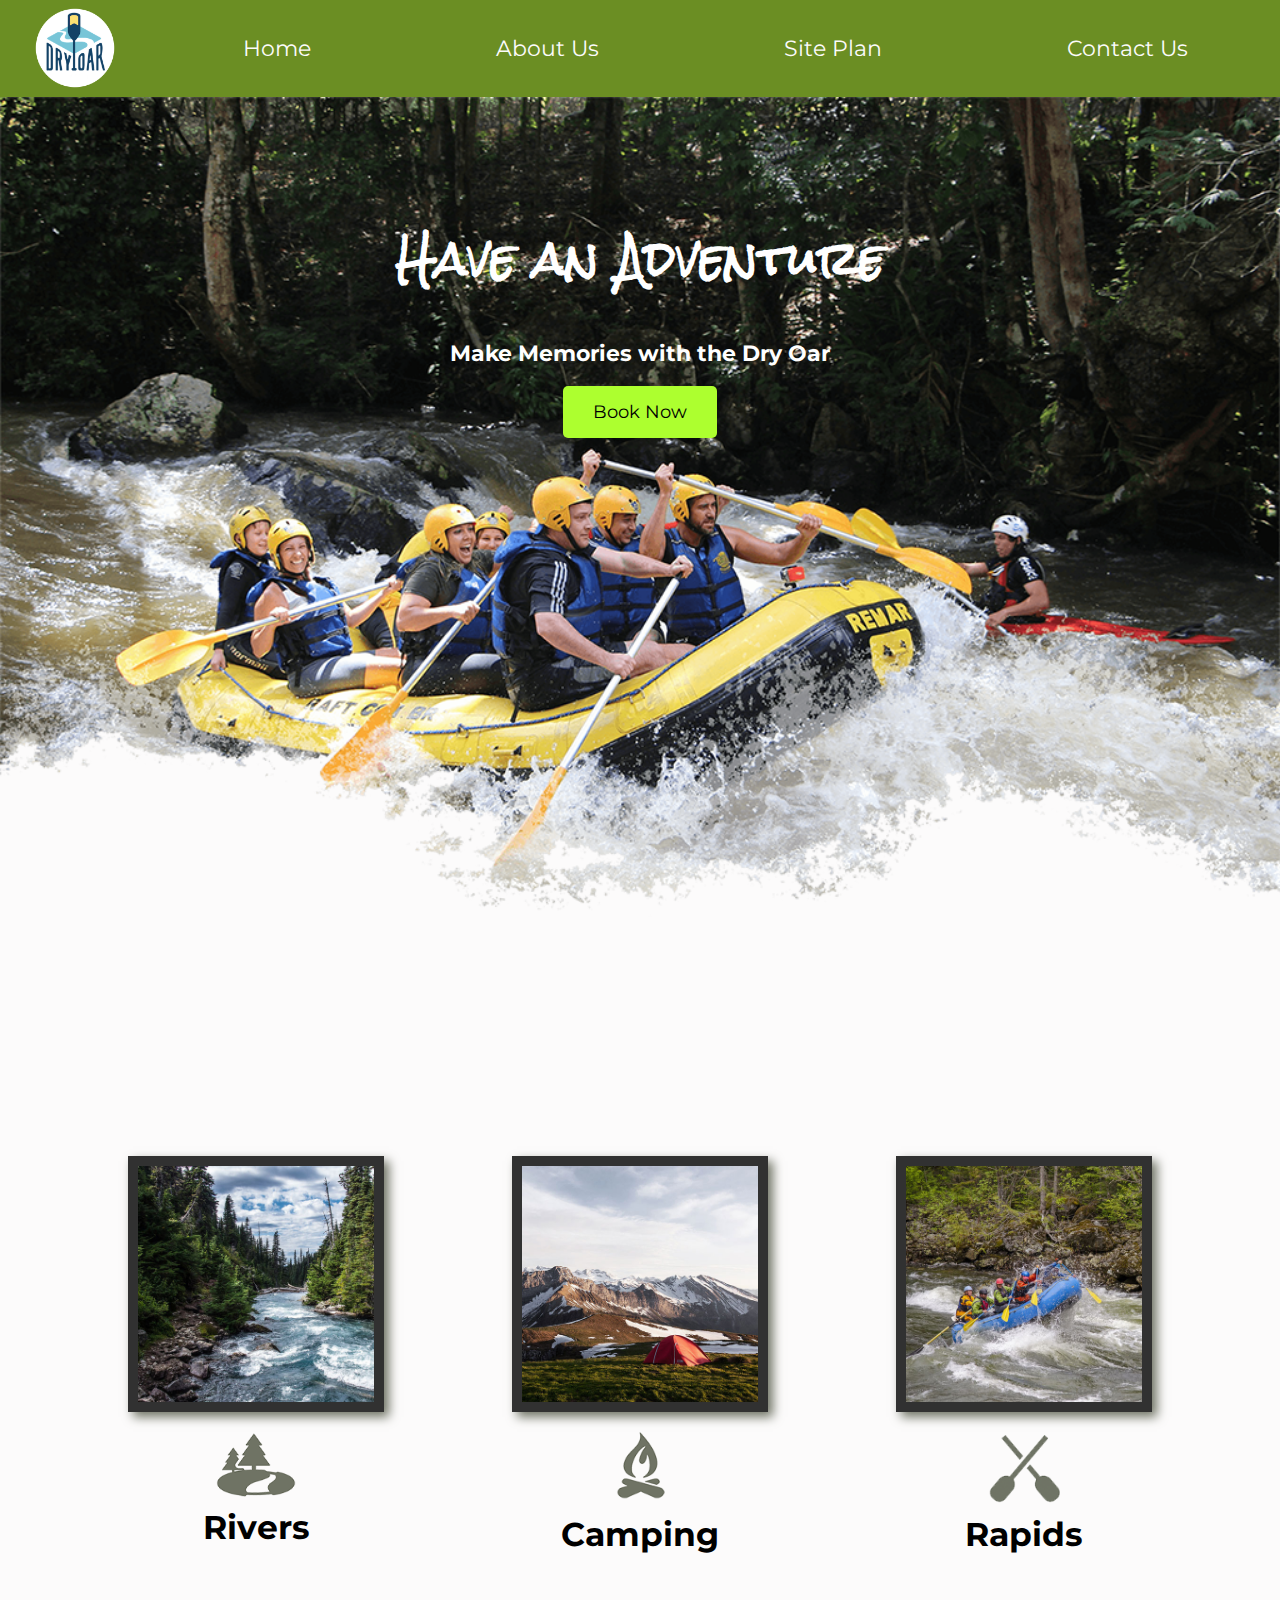
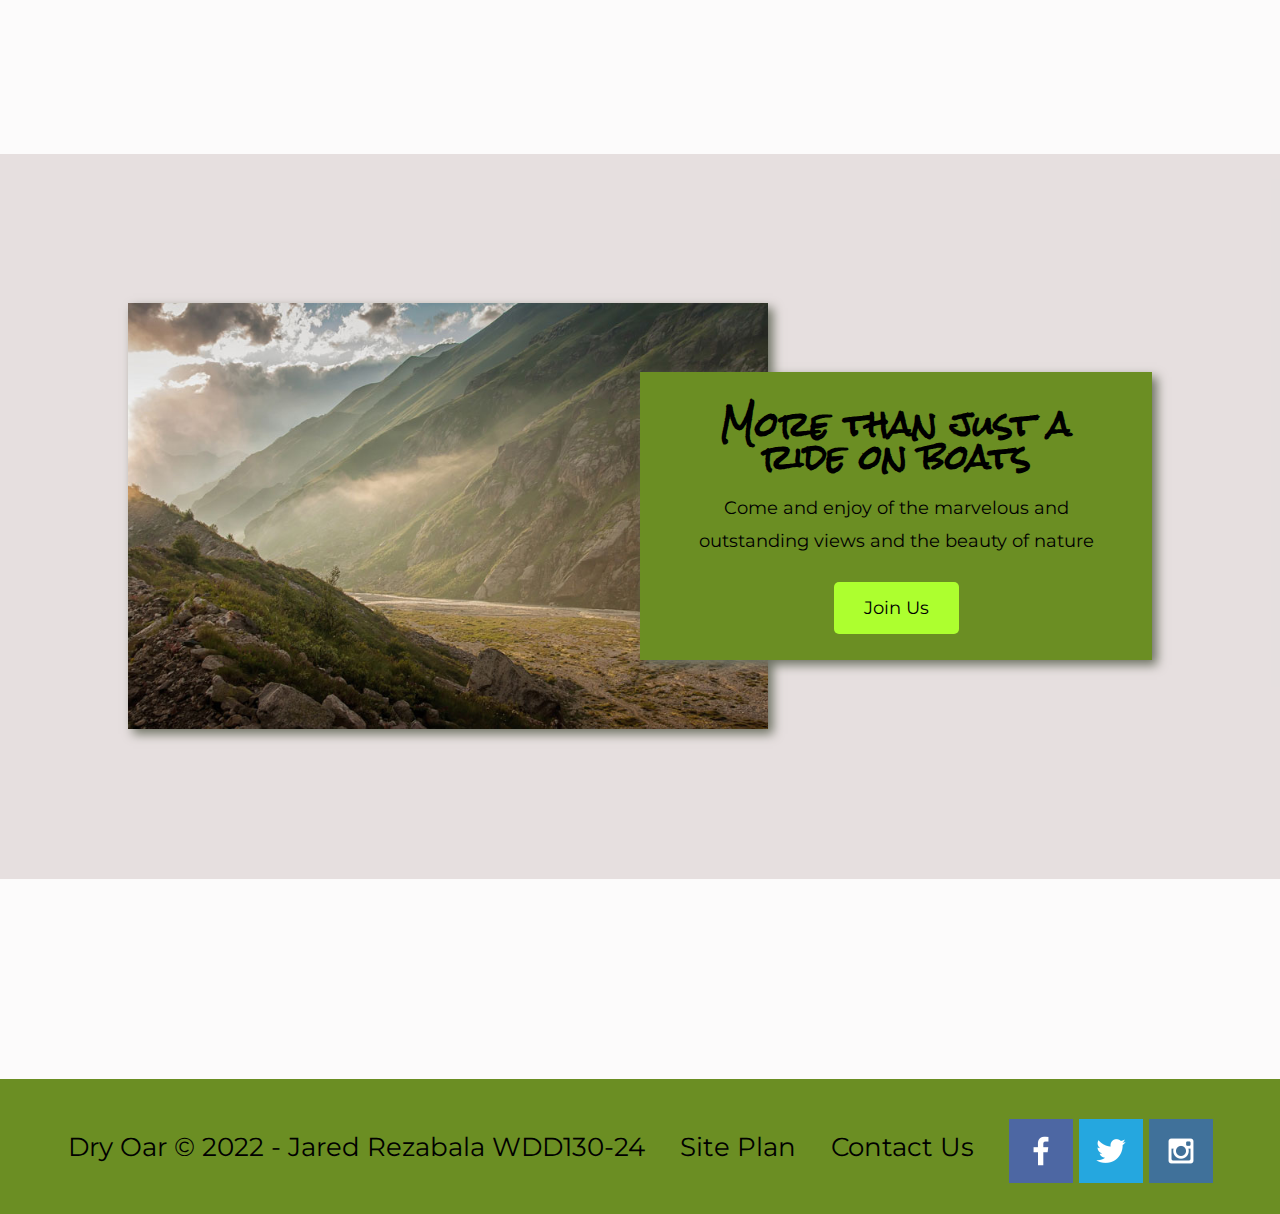
<file: wwr/index.html>
<!DOCTYPE html>
<html lang="en">

<head>
    <meta charset="UTF-8">
    <meta http-equiv="X-UA-Compatible" content="IE=edge">
    <meta name="viewport" content="width=device-width, initial-scale=1.0">
    <title>Whitewater Rafting Vacations | Dry Oar Boating | Home</title>
    <link rel="stylesheet" href="styles/style.css">
</head>

<body>
    <div id="content">
        <header>
            <a href="index.html" id="logo_link">
                <img class="logo" src="images/logo.png" alt="Dry Oar Logo">
            </a>
            <nav>
                <a href="index.html">Home</a>
                <a href="aboutus.html">About Us</a>
                <a href="site-plan-rafting.html">Site Plan</a>
                <a href="contactus.html">Contact Us</a>
            </nav>
        </header>
        <div id="hero">
            <div id="hero-box">
                <img id="hero-img" src="images/hero.png" alt="People enjoying rafting">
            </div>
            <section id="hero-msg">
                <h1 class="home-title">Have an Adventure</h1>
                <h4>Make Memories with the Dry Oar</h4>
                <div class="button-box">
                    <a class="book" href="contactus.html">Book Now</a>
                </div>
            </section>
        </div>
        <main class="home-grid">
            <section class="rivers-card">
                <img class="card-img" src="images/rivers.jpg" alt="river in forest">
                <img class="icon" src="images/river_icon.png" alt="river icon">
                <h2>Rivers</h2>
            </section>
            <section class="camping-card">
                <img class="card-img" src="images/camping.jpg" alt="tent in mountains">
                <img class="icon" src="images/fire_icon.png" alt="fire icon">
                <h2>Camping</h2>
            </section>
            <section class="rapids-card">
                <img class="card-img" src="images/rapids.jpg" alt="rafting boat">
                <img class="icon" src="images/oars.png" alt="oars icon">
                <h2>Rapids</h2>
            </section>
            <div id="background"></div>
            <img class="mountains" src="images/mountains.jpg" alt="Misty Mountains">
            <section class="msg">
                <h2>More than just a ride on boats</h2>
                <p>Come and enjoy of the marvelous and outstanding views and the beauty of nature</p>
                <a class="join" href="aboutus.html">Join Us</a>
            </section>
        </main>
        <footer>
            <p>Dry Oar &copy; 2022 - Jared Rezabala WDD130-24</p>
            <p><a href="site-plan-rafting.html">Site Plan</a></p>
            <p><a href="contactus.html">Contact Us</a></p>
            <div class="social">
                <a href="https://facebook.com" target="_blank">
                    <img src="images/facebook.png" alt="fb icon">
                </a>
                <a href="https://twitter.com" target="_blank">
                    <img src="images/twitter.png" alt="twitter icon">
                </a>
                <a href="https://instagram.com" target="_blank">
                    <img src="images/instagram.png" alt="instagram icon">
                </a>
            </div>
        </footer>
    </div>
</body>

</html>
</file>
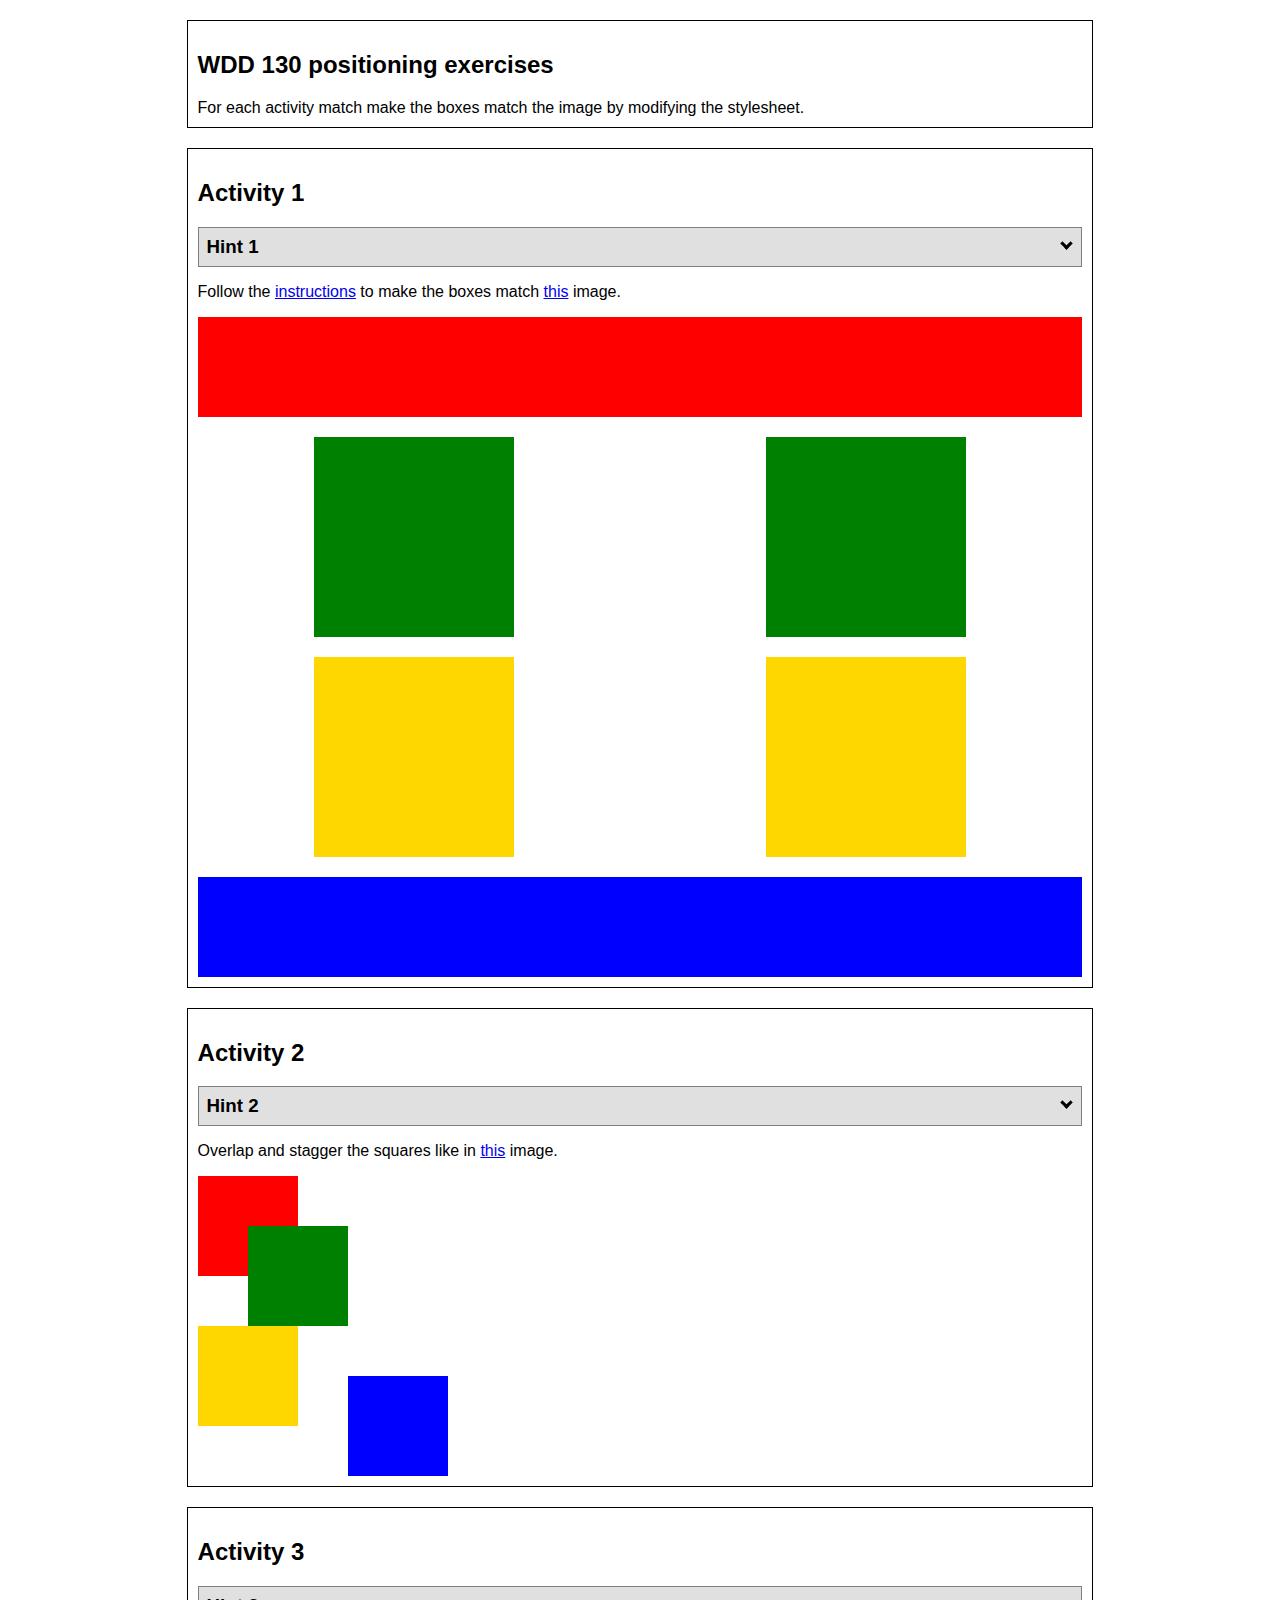
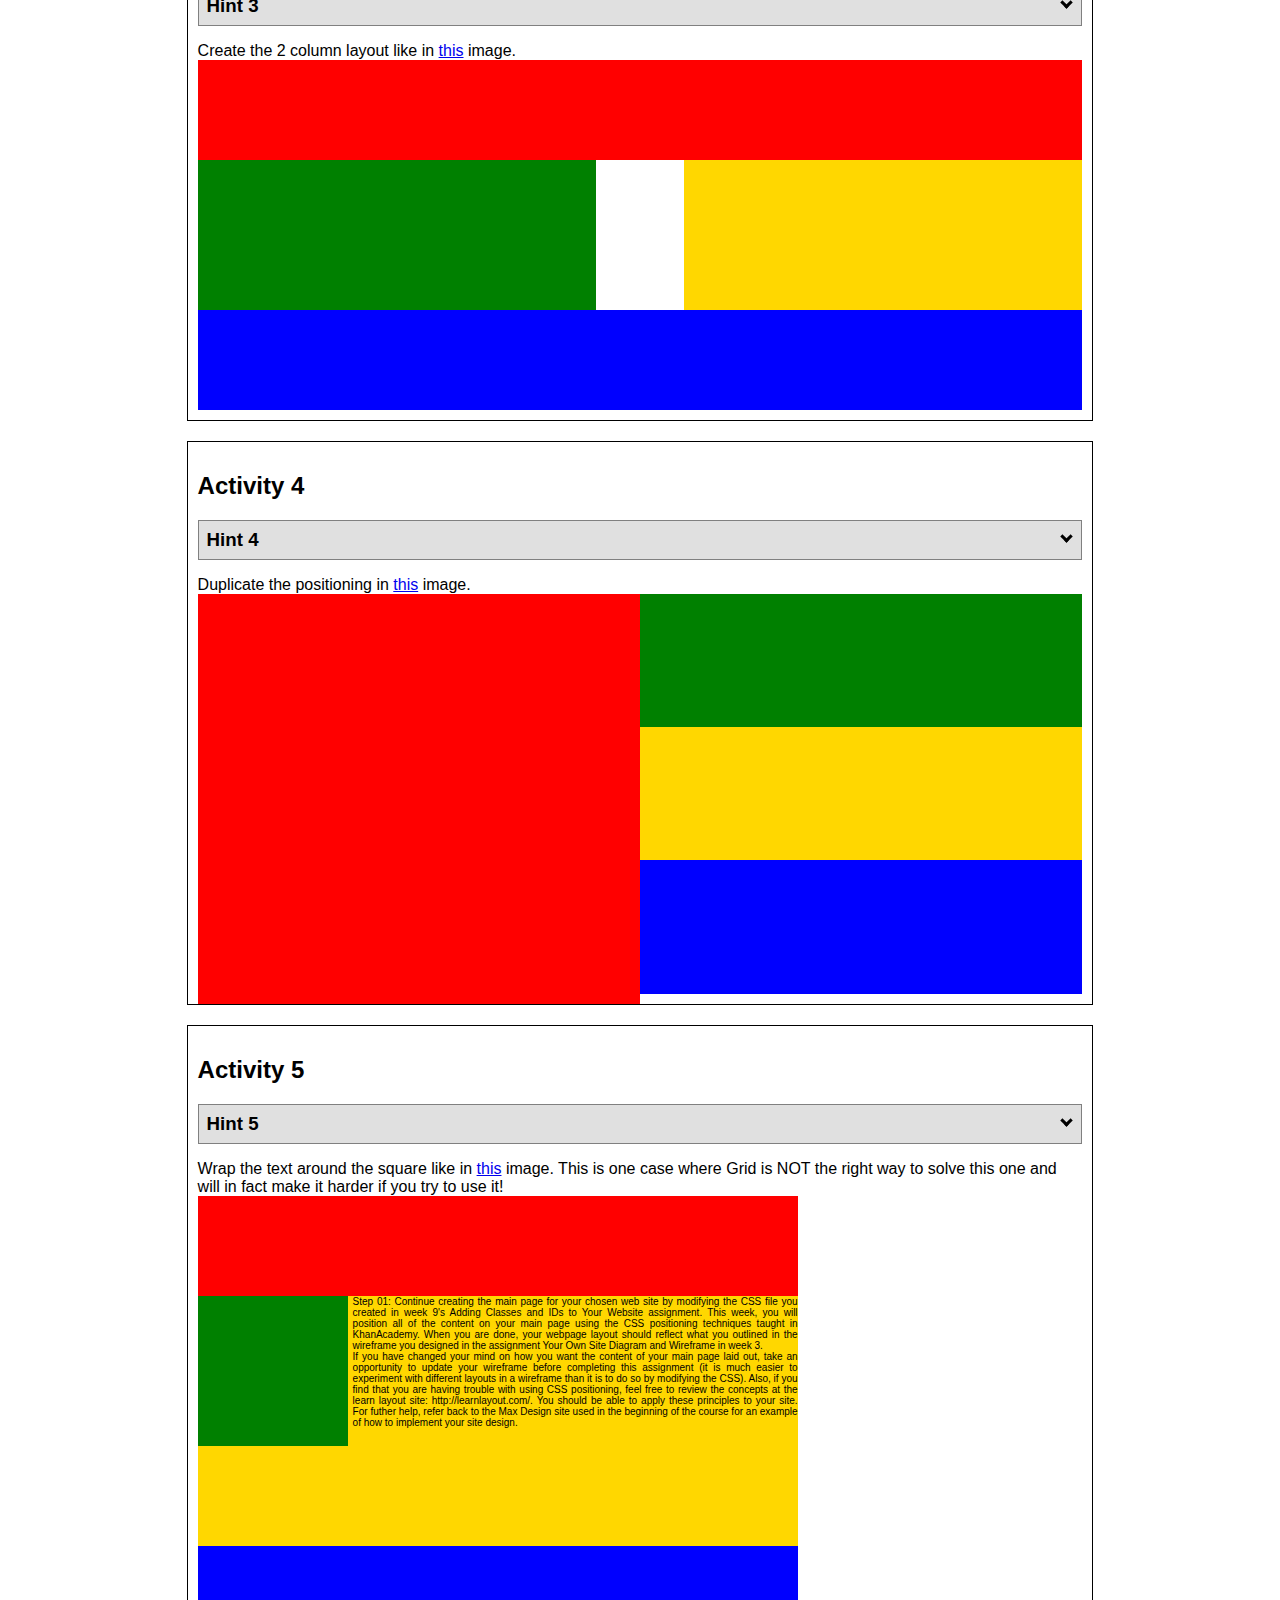
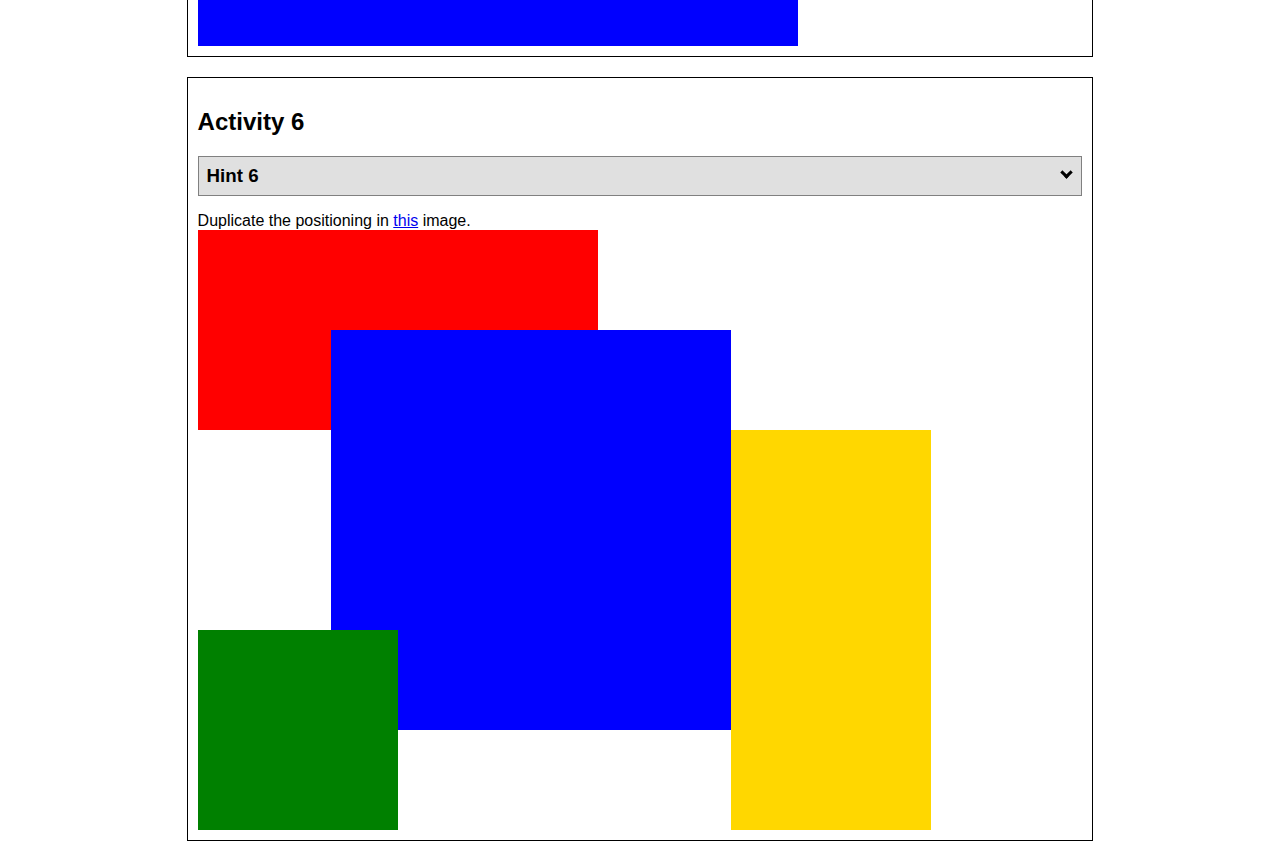
<file: positioning.html>
<!DOCTYPE html>
<html lang="en">
  <head>
    <!-- HTML - Name: positioning.html -->
    <title>Positioning Activity</title>
    <link rel="stylesheet" type="text/css" href="positionstyles.css" />
  </head>
  <body>
    <div class="activity">
      <h2>WDD 130 positioning exercises</h2>
      For each activity match make the boxes match the image by modifying the stylesheet.</div>
    <div class="activity">
      <h2>Activity 1</h2>
      <section class="hint"><input type="checkbox" ><i></i> <h3>Hint 1</h3><div><p>Check out the <a href="https://byui-wdd.github.io/wdd130/activities/w06-css-positioning.html" target="_blank">activity instructions</a> in Ilearn!</p></div></section>
      <p>Follow the <a href="https://byui-wdd.github.io/wdd130/activities/w06-css-positioning.html" target="_blank">instructions</a> to make the boxes match  <a href="https://byui-wdd.github.io/wdd130/images/example1.png" target="_blank">this</a> image.</p>
      <div class="content1" >
        <div class="red1" ></div>
        <div class="green1" ></div>
        <div class="green1" ></div>
        <div class="yellow1"></div>
        <div class="yellow1"></div>
        <div class="blue1"></div>
      </div>
    </div>
    <div class="activity">
      <h2>Activity 2</h2>
      <section class="hint"><input type="checkbox" > <h3>Hint 2</h3><i></i><div><p>Remember that the best way to shift elements around slightly on the page is with Margins.  You could also use Grid.  Either would work for this. If you choose margin, you can use a <em>negative</em> margin. (ie margin-top: -20px;)</p><h4>Properties used:</h4><ul><li>margin-top, margin-left</li><li>...or...</li><li>grid-template-columns: 50px 50px 50px 50px 50px </li></ul></div></section>
      <p>Overlap and stagger the squares like in <a href="https://byui-wdd.github.io/wdd130/images/example2.png" target="_blank">this</a> image.</p>
      <div class="content2" >
        <div class="red2" ></div>
        <div class="green2" ></div>
        <div class="yellow2"></div>
        <div class="blue2"></div>
      </div>
    </div>
    <div class="activity">
      <h2>Activity 3</h2>
      <section class="hint"><input type="checkbox" > <h3>Hint 3</h3><i></i><div><p>This one is going to be best solved with CSS Grid. Remember to make the boxes the right width first...then start moving them around. </p><h4>Properties used:</h4><ul><li>display:grid;</li><li>grid-template-columns:</li><li>grid-column-gap:</li>
        <li>grid-column:</li>  </ul></div></section>
      Create the 2 column layout like in <a href="https://byui-wdd.github.io/wdd130/images/example3.png" target="_blank">this</a>  image.
      <div class="content3" >
        <div class="red3" ></div>
        <div class="green3" ></div>
        <div class="yellow3"></div>
        <div class="blue3"></div>
      </div>
    </div>
    <div class="activity">
      <h2>Activity 4</h2>
      <section class="hint"><input type="checkbox" > <h3>Hint 4</h3><i></i><div><p>For the others we have been primarily concerned with width. For this one you will need to adjust height as well. </p><h4>Properties used:</h4><ul><li>display:grid;</li><li>grid-template-columns:</li><li>grid-row:</li></ul></div></section>
      Duplicate the positioning in <a href="https://byui-wdd.github.io/wdd130/images/example4.png" target="_blank">this</a> image. 
      <div class="content4" >
        <div class="red4" ></div>
        <div class="green4" ></div>
        <div class="yellow4"></div>
        <div class="blue4"></div>
      </div>
    </div>

    <div class="activity">
      <h2>Activity 5</h2>
      <section class="hint"><input type="checkbox" > <h3>Hint 5</h3><i></i><div><p>Grid is <strong>not</strong> the right way to do this.  In fact there is only one way to really do that...and that is with float. Remember that we float the thing we want the text to wrap around.  Also remember to start by making all the shapes the right size and shape.</p><h4>Properties used:</h4><ul><li>float: left;</li></ul></div></section>
      Wrap the text around the square like in <a href="https://byui-wdd.github.io/wdd130/images/example5.png" target="_blank">this</a> image. This is one case where Grid is NOT the right way to solve this one and will in fact make it harder if you try to use it!
      <div class="content5" >
        <div class="red5" ></div>
        <div class="green5" ></div>
        <div class="yellow5">Step 01: Continue creating the main page for your chosen web site by modifying the CSS file you created in week 9's Adding Classes and IDs to Your Website assignment. This week, you will position all of the content on your main page using the CSS positioning techniques taught in KhanAcademy. When you are done, your webpage layout should reflect what you outlined in the wireframe you designed in the assignment Your Own Site Diagram and Wireframe in week 3. <br />
          If you have changed your mind on how you want the content of your main page laid out, take an opportunity to update your wireframe before completing this assignment (it is much easier to experiment with different layouts in a wireframe than it is to do so by modifying the CSS). Also, if you find that you are having trouble with using CSS positioning, feel free to review the concepts at the learn layout site: http://learnlayout.com/. You should be able to apply these principles to your site. For futher help, refer back to the Max Design site used in the beginning of the course for an example of how to implement your site design.</div>
        <div class="blue5"></div>
      </div>
    </div>
    <div class="activity">
      <h2>Activity 6</h2>
      <section class="hint"><input type="checkbox" > <h3>Hint 6</h3><i></i><div><p>This one is all about visualizing the grid behind the layout. If you are having a hard time doing that first: all the sizes are even multiples of 100, and second here is another example with the lines drawn: <a href="https://byui-wdd.github.io/wdd130/images/example6-hint.png" target="_blank">example 6 with lines</a>. For this one you will find it easiest if you use px for the column width. You can also use <kbd>z-index</kbd> to control the element layering.    </p><h4>Properties used:</h4><ul><li>display:grid;</li><li>grid-template-columns:</li><li>grid-column:</li><li>grid-row:</li><li><a href="https://www.w3schools.com/cssref/pr_pos_z-index.asp" target="_blank">z-index:</a></li></ul></div></section>
      Duplicate the positioning in <a href="https://byui-wdd.github.io/wdd130/images/example6.png" target="_blank">this</a> image.
      <div class="content6" >
        <div class="red6" ></div>
        <div class="green6" ></div>
        <div class="yellow6"></div>
        <div class="blue6"></div>
      </div>
    </div>
  </body>
</html>
</file>
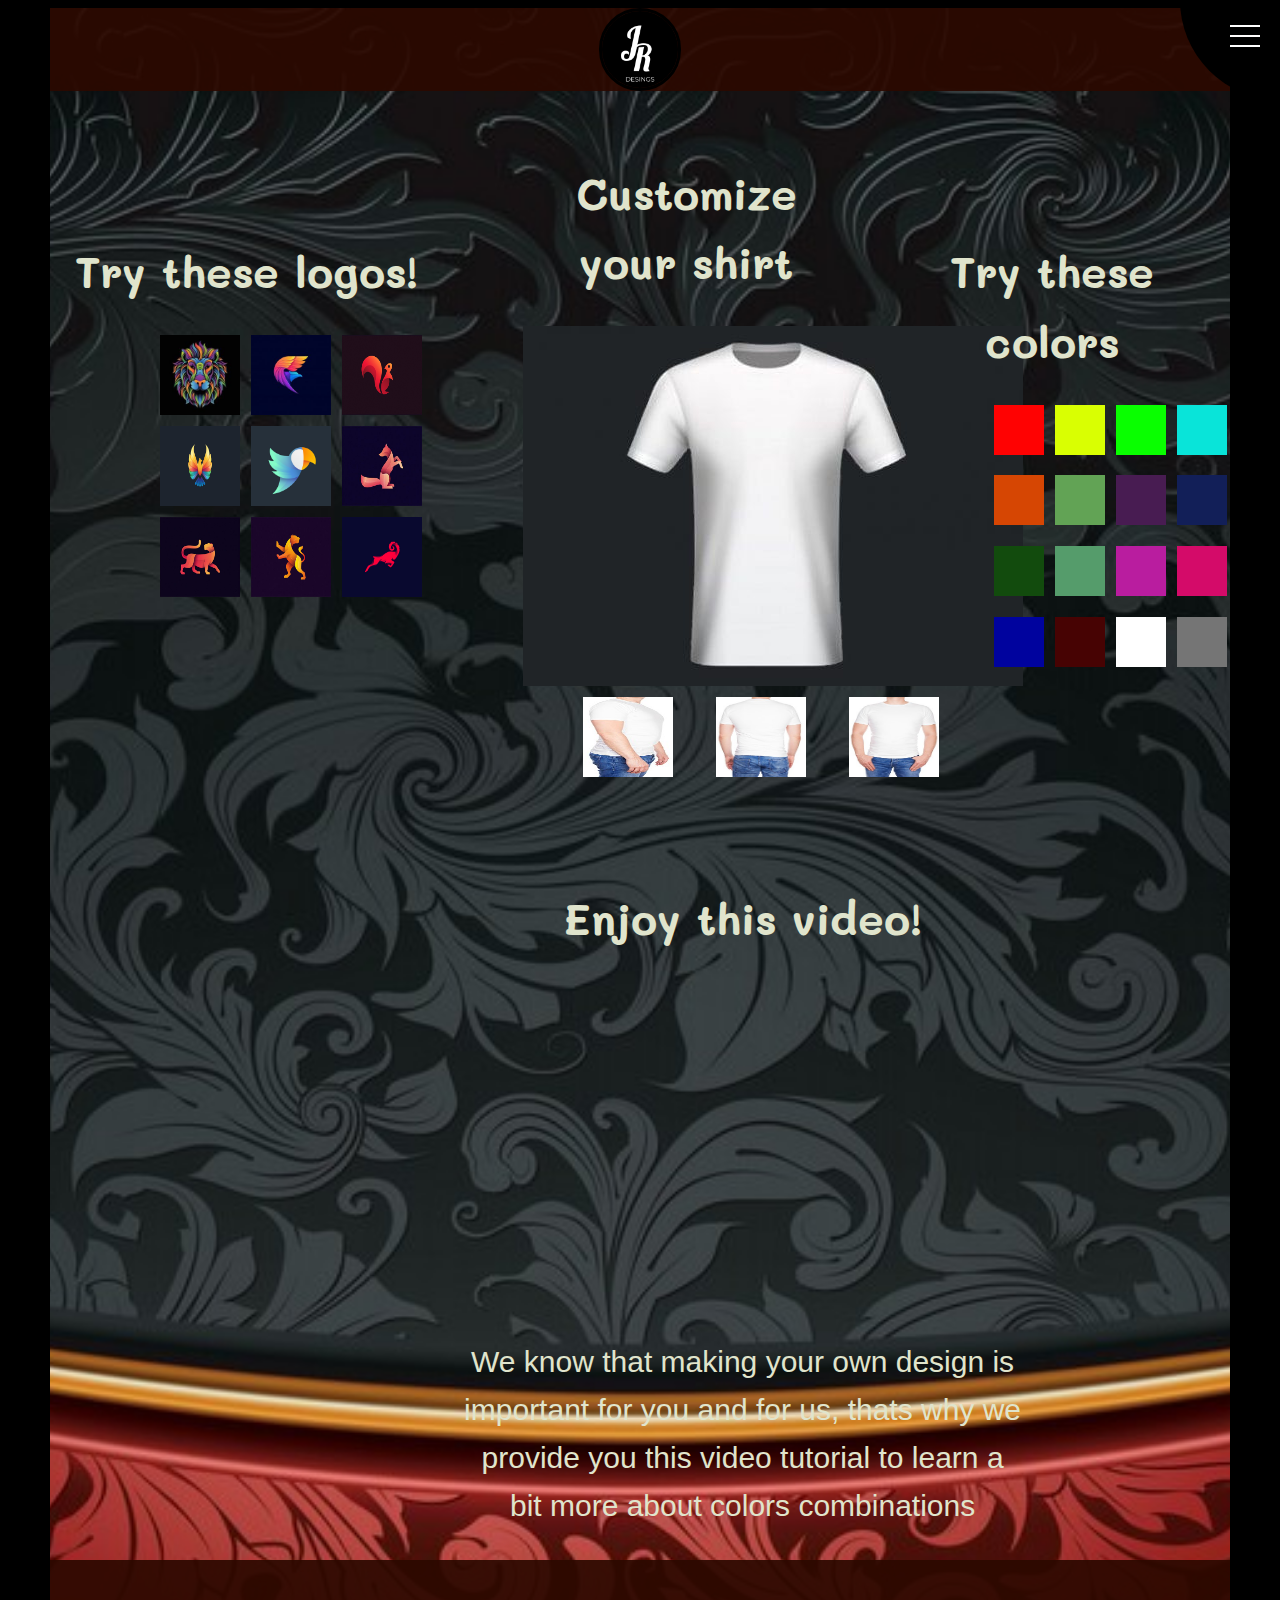
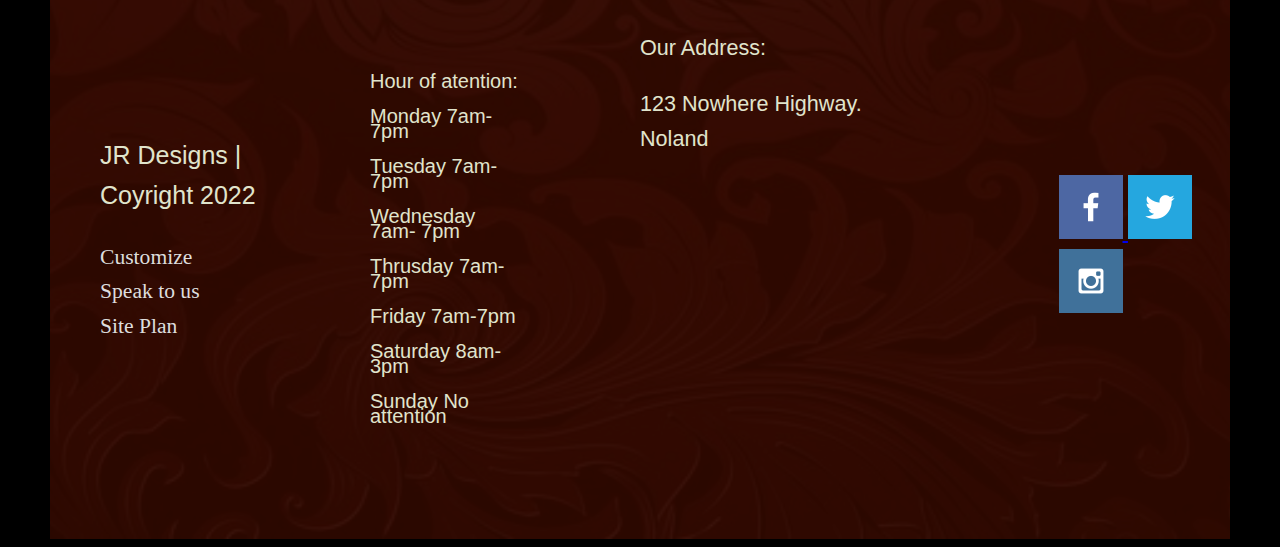
<file: jrdesigns/customize.html>
<!DOCTYPE html>
<html lang="en">

<head>
    <meta charset="UTF-8">
    <meta http-equiv="X-UA-Compatible" content="IE=edge">
    <meta name="viewport" content="width=device-width, initial-scale=1.0">
    <title>JR Designs|Home</title>
    <link rel="stylesheet" href="styles/styles.css">
    <link rel="icon" type="image/x-icon" href="images/logo.png">
</head>

<body>
    <div id="content">
        <header>
            <a href="home.html" id="logo-link"></a>
            <img class="logo" src="images/logo.png" alt="JR designs logo">
            <div class="hamburger-menu">
                <label>
                    <input type="checkbox">
                    <span class="menu"> <span class="hamburger"></span> </span>
                    <ul>
                        <li> <a href="home.html">Home</a> </li>
                        <li> <a href="customize.html">Customize</a> </li>
                        <li> <a href="speaktous.html">Speak to us</a> </li>
                    </ul>
                </label>
            </div>
        </header>
        <main class="main-grid">
            <div class="logos-container">
                <h1>Try these logos!</h1>
                <div class="logos-grid">
                    <img class="customize-logos" src="images/lion.jpg" alt="logo">
                    <img class="customize-logos" src="images/logo-catalog2.jpg" alt="logo">
                    <img class="customize-logos" src="images/logo-catalog4.jpeg" alt="logo">
                    <img class="customize-logos" src="images/logo-catalog.jpg" alt="logo">
                    <img class="customize-logos" src="images/logo-catalog3.jpg" alt="logo">
                    <img class="customize-logos" src="images/logo-catalog5.jpg" alt="logo">
                    <img class="customize-logos" src="images/logo-catalog6.jpg" alt="logo">
                    <img class="customize-logos" src="images/logo-catalog8.jpg" alt="logo">
                    <img class="customize-logos" src="images/logo-catalog9.png" alt="logo">
                </div>
            </div>
            <div class="shirt-container">
                <h1>Customize your shirt</h1>
                <img src="images/shirt2.jpg" alt="shirt">
                <div class="shirt-grid">
                    <img class="white-shirt" src="images/white-catalog1.jpg" alt="white-tshirt">
                    <img class="white-shirt" src="images/white-catalog2.jpg" alt="white-tshirt">
                    <img class="white-shirt" src="images/white-catalog3.jpg" alt="white-tshirt">
                </div>
            </div>
            <div class="colors-container">
                <h1>Try these colors</h1>
                <div class="colors-grid">
                    <div class="color-box1"></div>
                    <div class="color-box2"></div>
                    <div class="color-box3"></div>
                    <div class="color-box4"></div>
                    <div class="color-box5"></div>
                    <div class="color-box6"></div>
                    <div class="color-box7"></div>
                    <div class="color-box8"></div>
                    <div class="color-box9"></div>
                    <div class="color-box10"></div>
                    <div class="color-box11"></div>
                    <div class="color-box12"></div>
                    <div class="color-box13"></div>
                    <div class="color-box14"></div>
                    <div class="color-box15"></div>
                    <div class="color-box16"></div>
                </div>
            </div>
            <div class="video-container">
                <h1>Enjoy this video!</h1>
                <div class="video-box">
                    <iframe width="560" height="315" src="https://www.youtube.com/embed/WNmp78aYl_U"
                        title="YouTube video player" frameborder="0"
                        allow="accelerometer; autoplay; clipboard-write; encrypted-media; gyroscope; picture-in-picture"
                        allowfullscreen></iframe>
                </div>
                <p id="customize-msg">We know that making your own design is important for you and for us, thats why we provide you this
                    video
                    tutorial to learn a bit more about colors combinations</p>
            </div>
        </main>

        <footer>
            <div class="copyright">
                <p>JR Designs | Coyright 2022</p>
                <a href="customize.html">Customize</a> <br>
                <a href="speaktous.html">Speak to us</a> <br>
                <a href="site-plan.html">Site Plan</a> <br>
            </div>
            <div class="schedule">
                <p>Hour of atention:</p>
                <p>Monday 7am- 7pm</p>
                <p>Tuesday 7am-7pm</p>
                <p>Wednesday 7am- 7pm</p>
                <p>Thrusday 7am-7pm</p>
                <p>Friday 7am-7pm</p>
                <p>Saturday 8am-3pm</p>
                <p>Sunday No attention</p>
            </div>
            <div class="address">
                <p>Our Address:</p>
                <p>123 Nowhere Highway. Noland</p>
                <div class="map">
                    <iframe
                        src="https://www.google.com/maps/embed?pb=!1m18!1m12!1m3!1d100912.89541092083!2d175.1783505827101!3d-37.7776645890548!2m3!1f0!2f0!3f0!3m2!1i1024!2i768!4f13.1!3m3!1m2!1s0x6d6d227487a63621%3A0x500ef6143a29903!2sHamilton%2C%20New%20Zealand!5e0!3m2!1sen!2sec!4v1668464075123!5m2!1sen!2sec"
                        width="400" height="300" style="border:0;" allowfullscreen="" loading="lazy"
                        referrerpolicy="no-referrer-when-downgrade"></iframe>
                </div>
            </div>
            <div class="social">
                <a href="https://facebook.com" target="_blank">
                    <img src="images/facebook.png" alt="fb icon">
                </a>
                <a href="https://twitter.com" target="_blank">
                    <img src="images/twitter.png" alt="twitter icon">
                </a>
                <a href="https://instagram.com" target="_blank">
                    <img src="images/instagram.png" alt="instagram icon">
                </a>
            </div>

        </footer>
    </div>
</body>

</html>
</file>
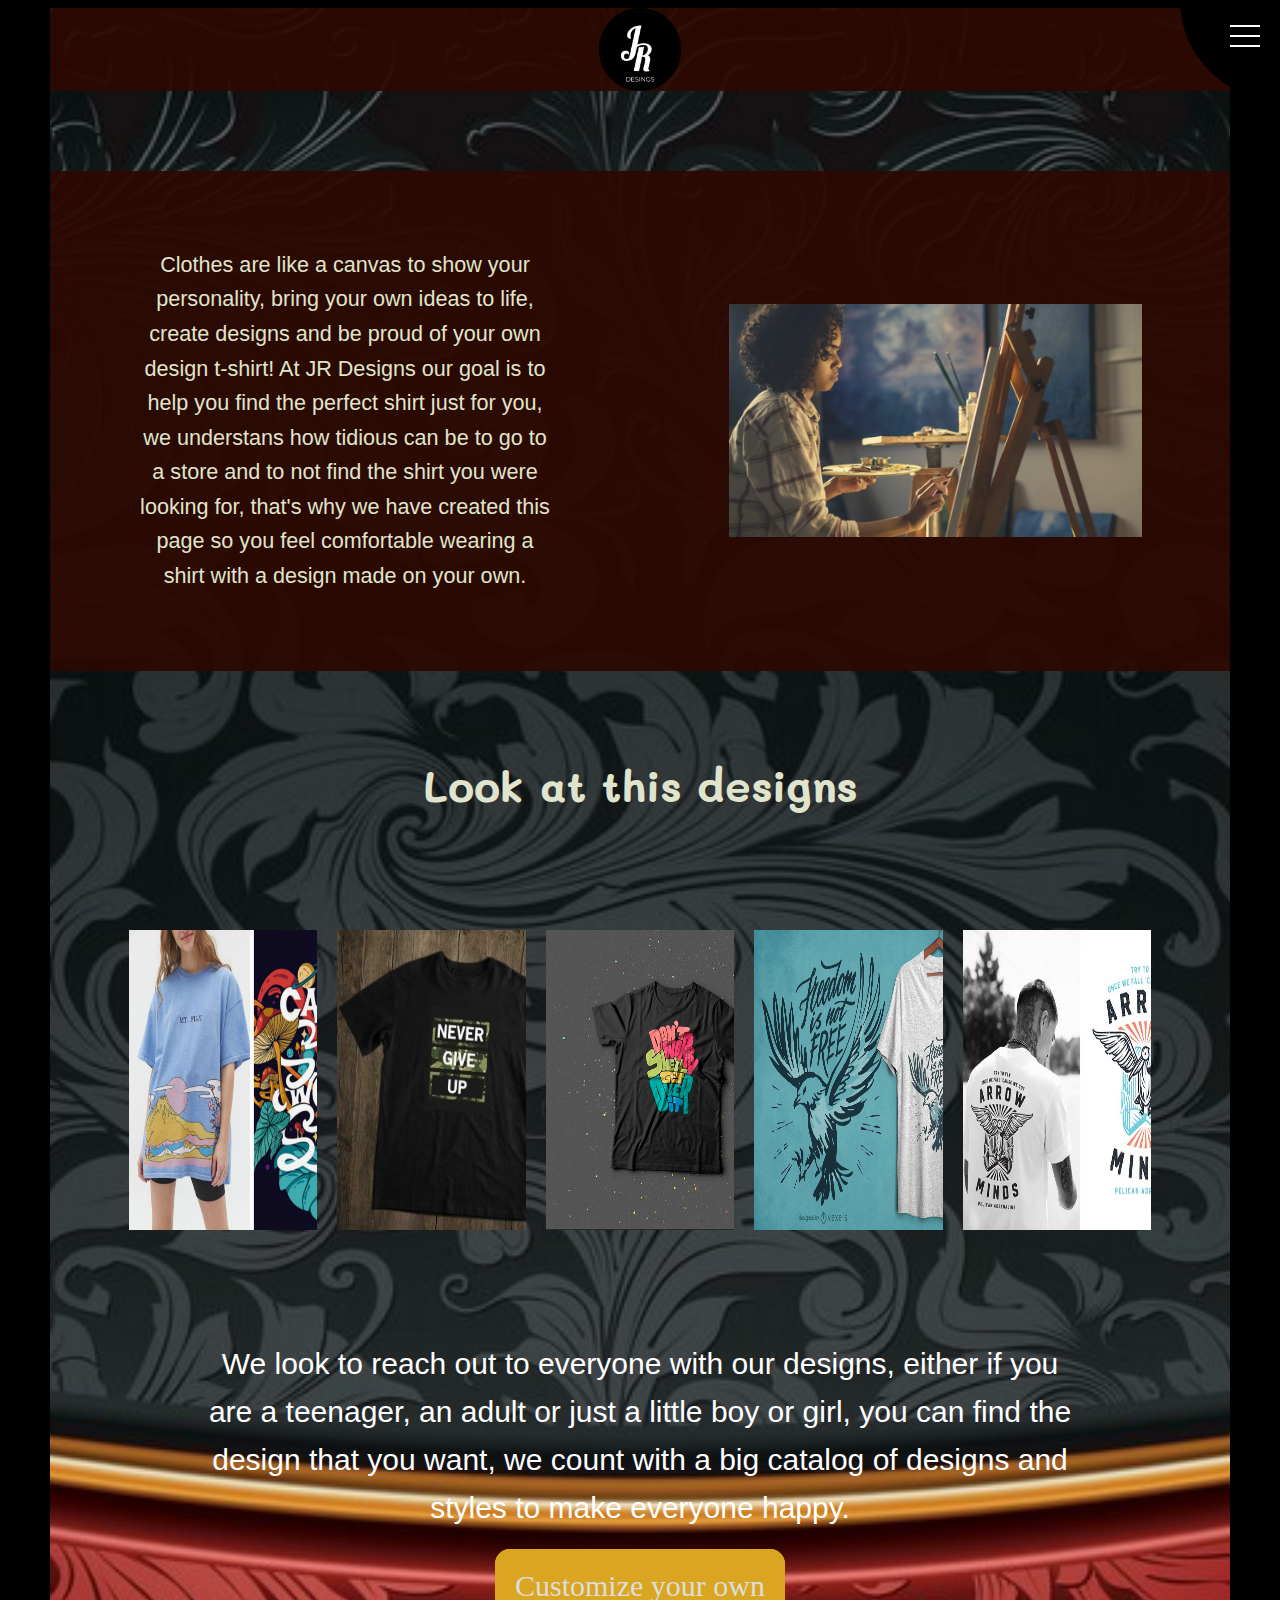
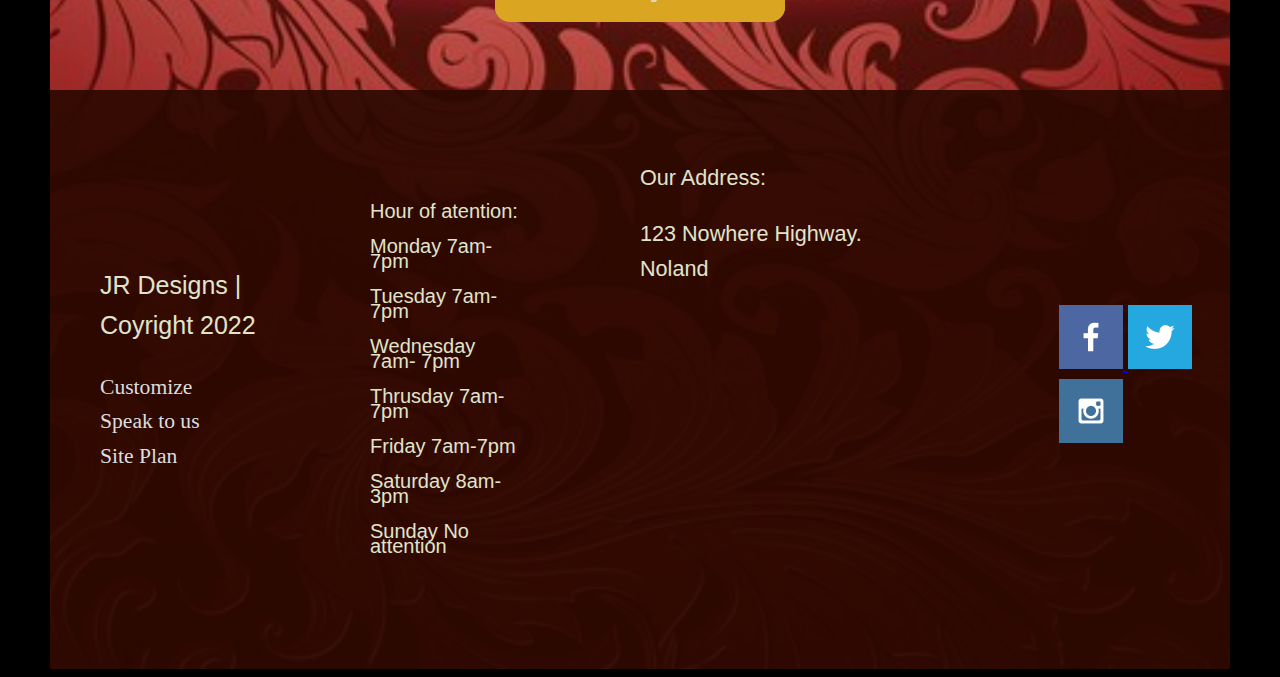
<file: jrdesigns/home.html>
<!DOCTYPE html>
<html lang="en">

<head>
    <meta charset="UTF-8">
    <meta http-equiv="X-UA-Compatible" content="IE=edge">
    <meta name="viewport" content="width=device-width, initial-scale=1.0">
    <title>JR Designs|Home</title>
    <link rel="stylesheet" href="styles/styles.css">
    <link rel="icon" type="image/x-icon" href="images/logo.png">
</head>

<body>
    <div id="content">
        <header>
                <a href="home.html" id="logo-link"></a>
                <img class="logo" src="images/logo.png" alt="JR designs logo">
            <div class="hamburger-menu">
                <label>
                    <input type="checkbox">
                    <span class="menu"> <span class="hamburger"></span> </span>
                    <ul>
                        <li> <a href="home.html">Home</a> </li>
                        <li> <a href="customize.html">Customize</a> </li>
                        <li> <a href="speaktous.html">Speak to us</a> </li>
                    </ul>
                </label>
            </div>
        </header>
        <div id="hero">
            <div id="hero-box">
                
                <p class="hero-msg">Clothes are like a canvas to show your personality, bring your own ideas to life,
                    create designs and be proud of your own design t-shirt!
                    At JR Designs our goal is to help you find the perfect shirt just for you, we understans how tidious
                    can be to go to a store and to not find the shirt you were looking for, that's why we have created
                    this page so you feel comfortable wearing a shirt with a design made on your own.</p>
                <img class="hero-img" src="images/painter.jpg" alt="girl painting">
            </div>
        </div>
        <main class="home-grid">
            <div class="home-content">
                <h1>Look at this designs</h1>
                <div class="first-catalog">
                    <div class="box"></div>
                    <div class="box2"></div>
                    <div class="box3"></div>
                    <div class="box4"></div>
                    <div class="box5"></div>
                </div>
                <div class="first-catalog-msg">
                    <p>We look to reach out to everyone with our designs, either if you are a teenager, an adult or
                        just a little boy or girl, you can find the design that you want, we count with a big
                        catalog of designs and styles to make everyone happy.</p>
                    <div class="customize-button">
                        <a class="customize" href="customize.html">Customize your own</a>
                    </div>
                </div>
            </div>
        </main>
        <footer>
            <div class="copyright">
                <p>JR Designs | Coyright 2022</p>
                <a href="customize.html">Customize</a> <br>
                <a href="speaktous.html">Speak to us</a> <br>
                <a href="site-plan.html">Site Plan</a> <br>
            </div>
            <div class="schedule">
                <p>Hour of atention:</p>
                <p>Monday 7am- 7pm</p>
                <p>Tuesday 7am-7pm</p>
                <p>Wednesday 7am- 7pm</p>
                <p>Thrusday 7am-7pm</p>
                <p>Friday 7am-7pm</p>
                <p>Saturday 8am-3pm</p>
                <p>Sunday No attention</p>
            </div>
            <div class="address">
                <p>Our Address:</p>
                <p>123 Nowhere Highway. Noland</p>
                <div class="map">
                    <iframe
                        src="https://www.google.com/maps/embed?pb=!1m18!1m12!1m3!1d100912.89541092083!2d175.1783505827101!3d-37.7776645890548!2m3!1f0!2f0!3f0!3m2!1i1024!2i768!4f13.1!3m3!1m2!1s0x6d6d227487a63621%3A0x500ef6143a29903!2sHamilton%2C%20New%20Zealand!5e0!3m2!1sen!2sec!4v1668464075123!5m2!1sen!2sec"
                        width="400" height="300" style="border:0;" allowfullscreen="" loading="lazy"
                        referrerpolicy="no-referrer-when-downgrade"></iframe>
                </div>
            </div>
            <div class="social">
                <a href="https://facebook.com" target="_blank">
                    <img src="images/facebook.png" alt="fb icon">
                </a>
                <a href="https://twitter.com" target="_blank">
                    <img src="images/twitter.png" alt="twitter icon">
                </a>
                <a href="https://instagram.com" target="_blank">
                    <img src="images/instagram.png" alt="instagram icon">
                </a>
            </div>

        </footer>
    </div>
</body>

</html>
</file>
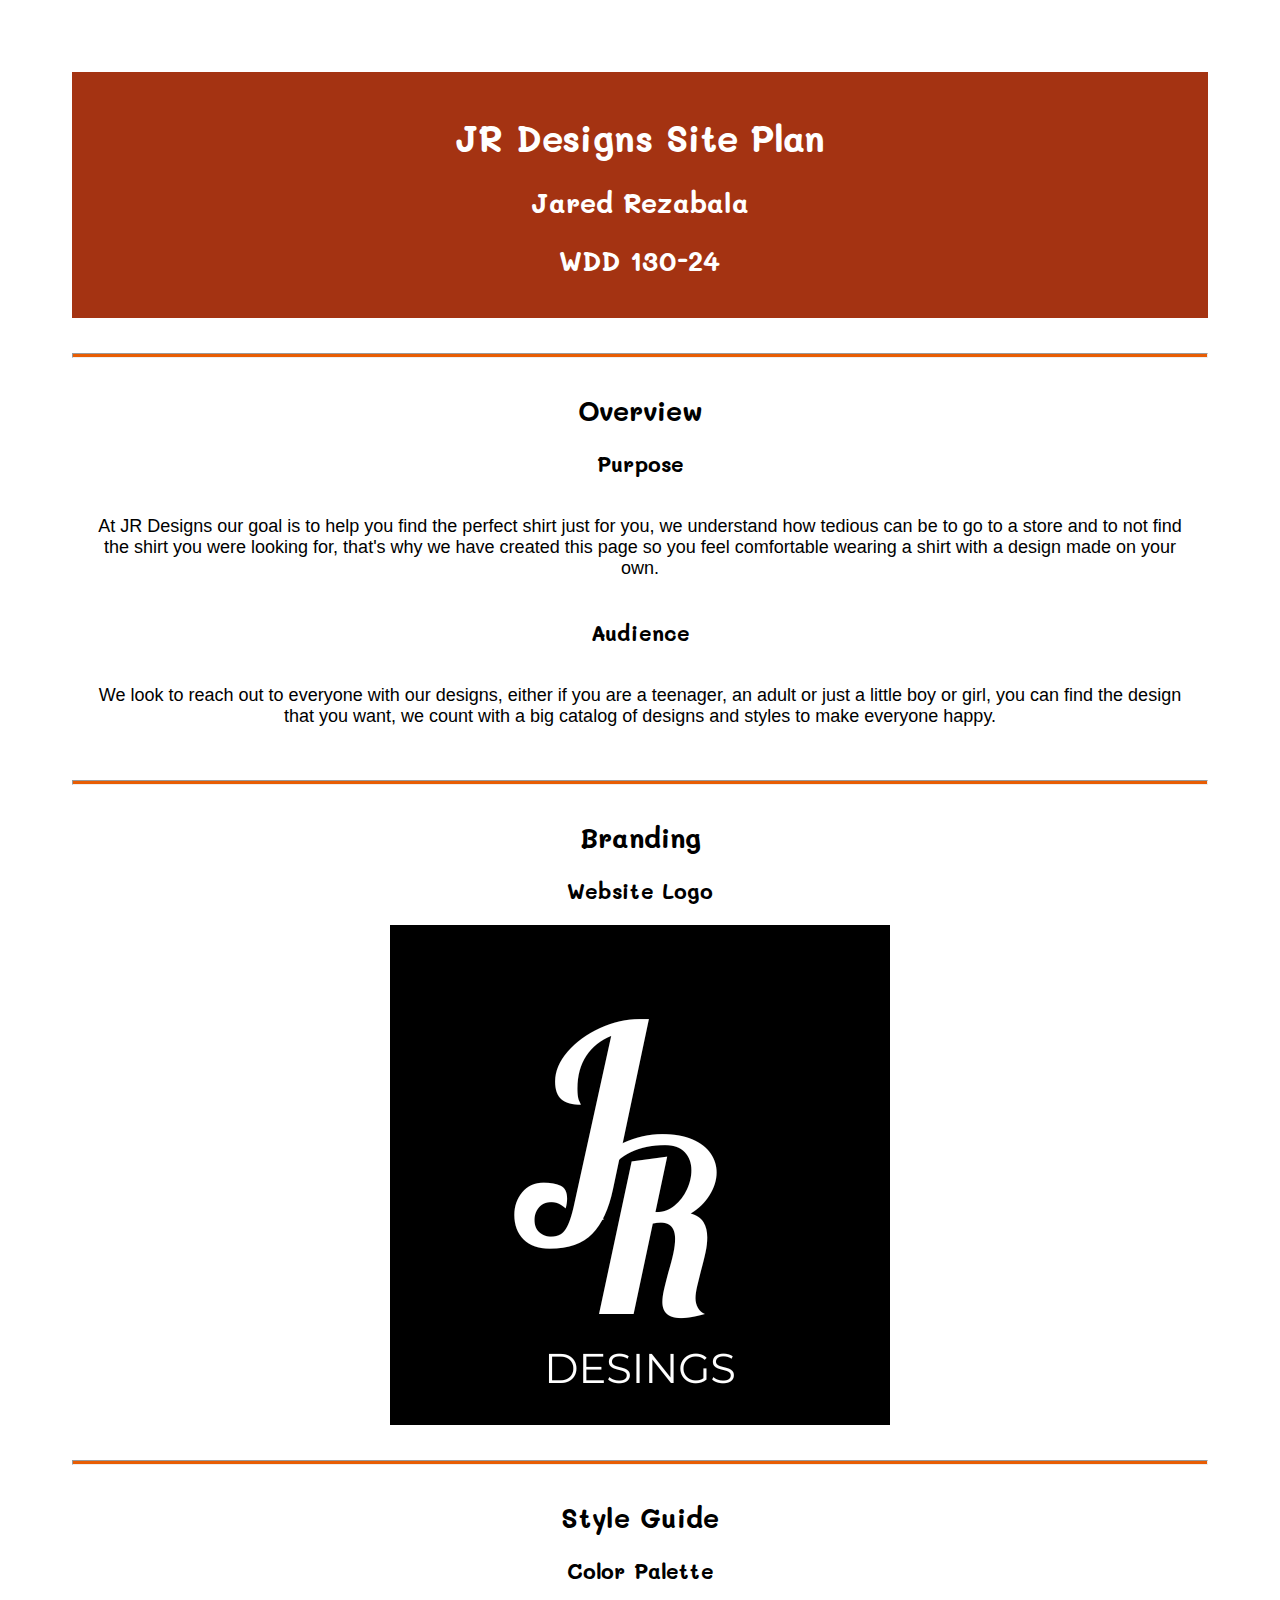
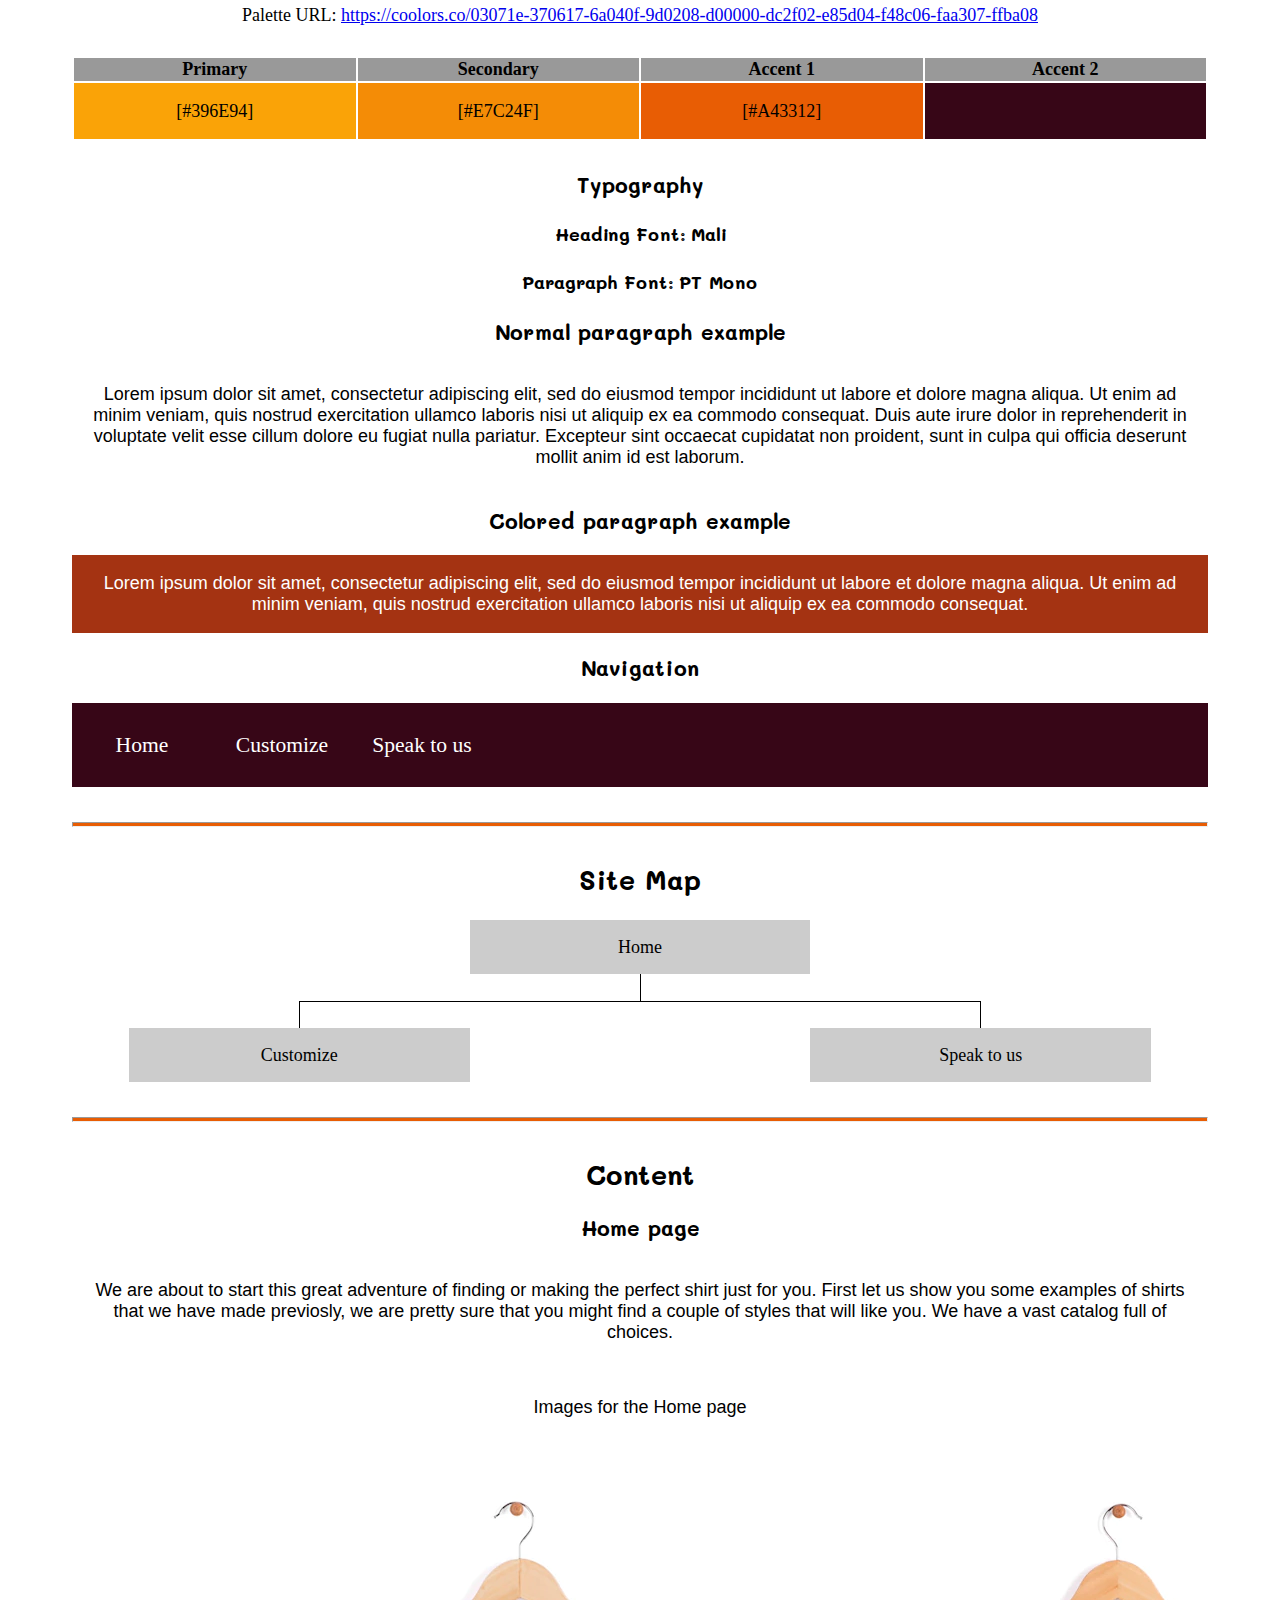
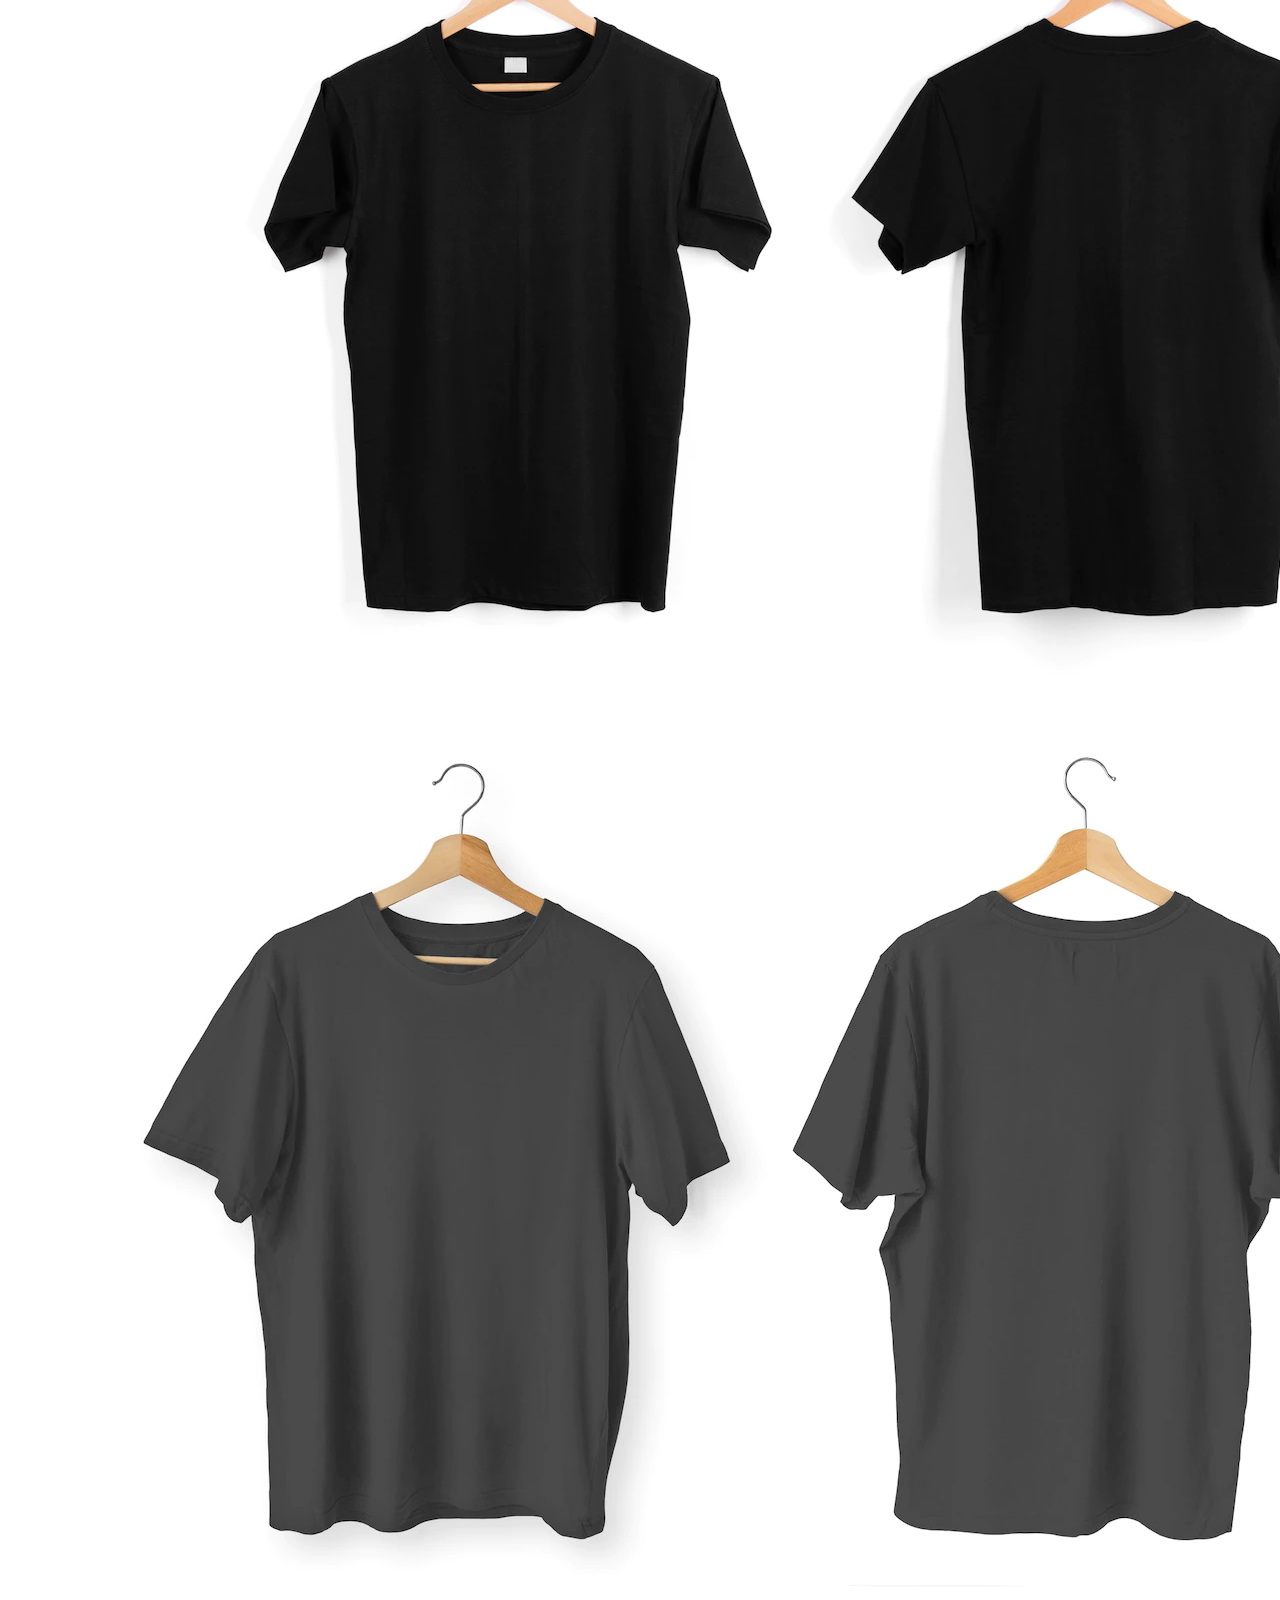
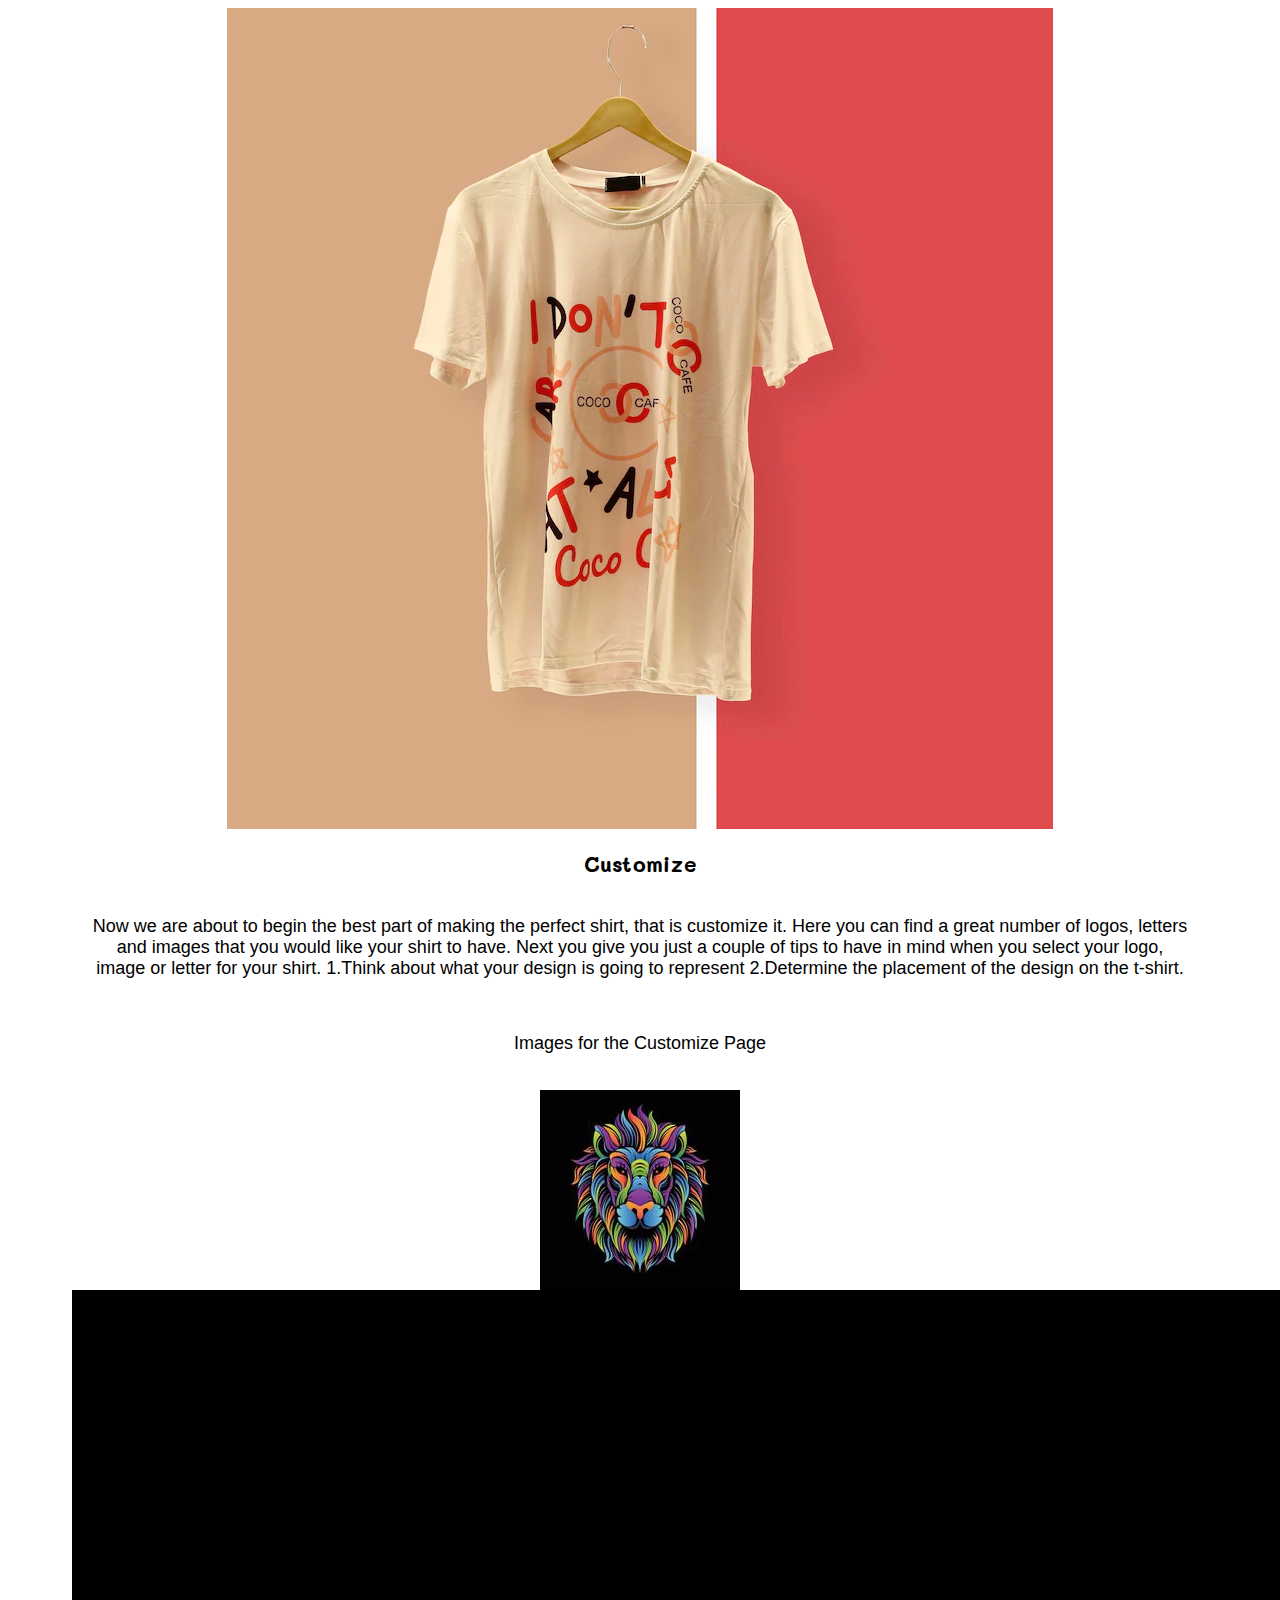
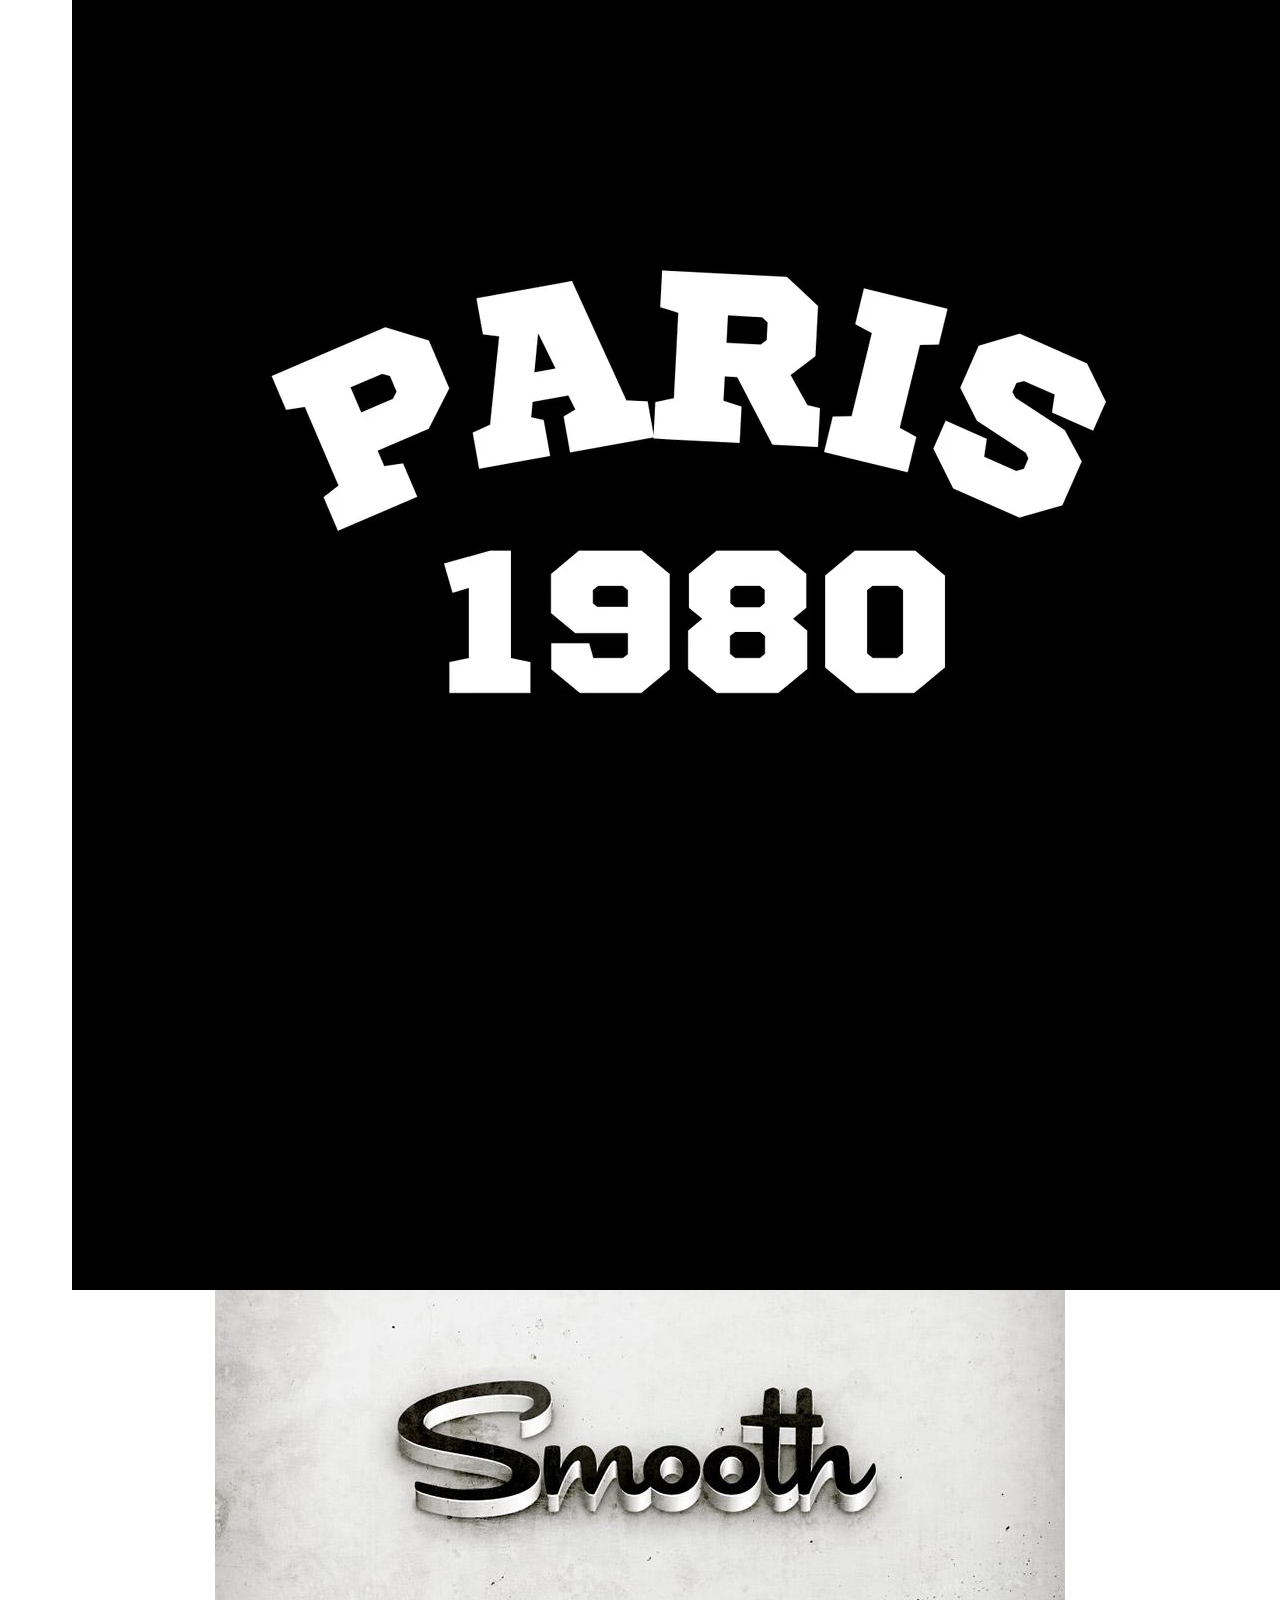
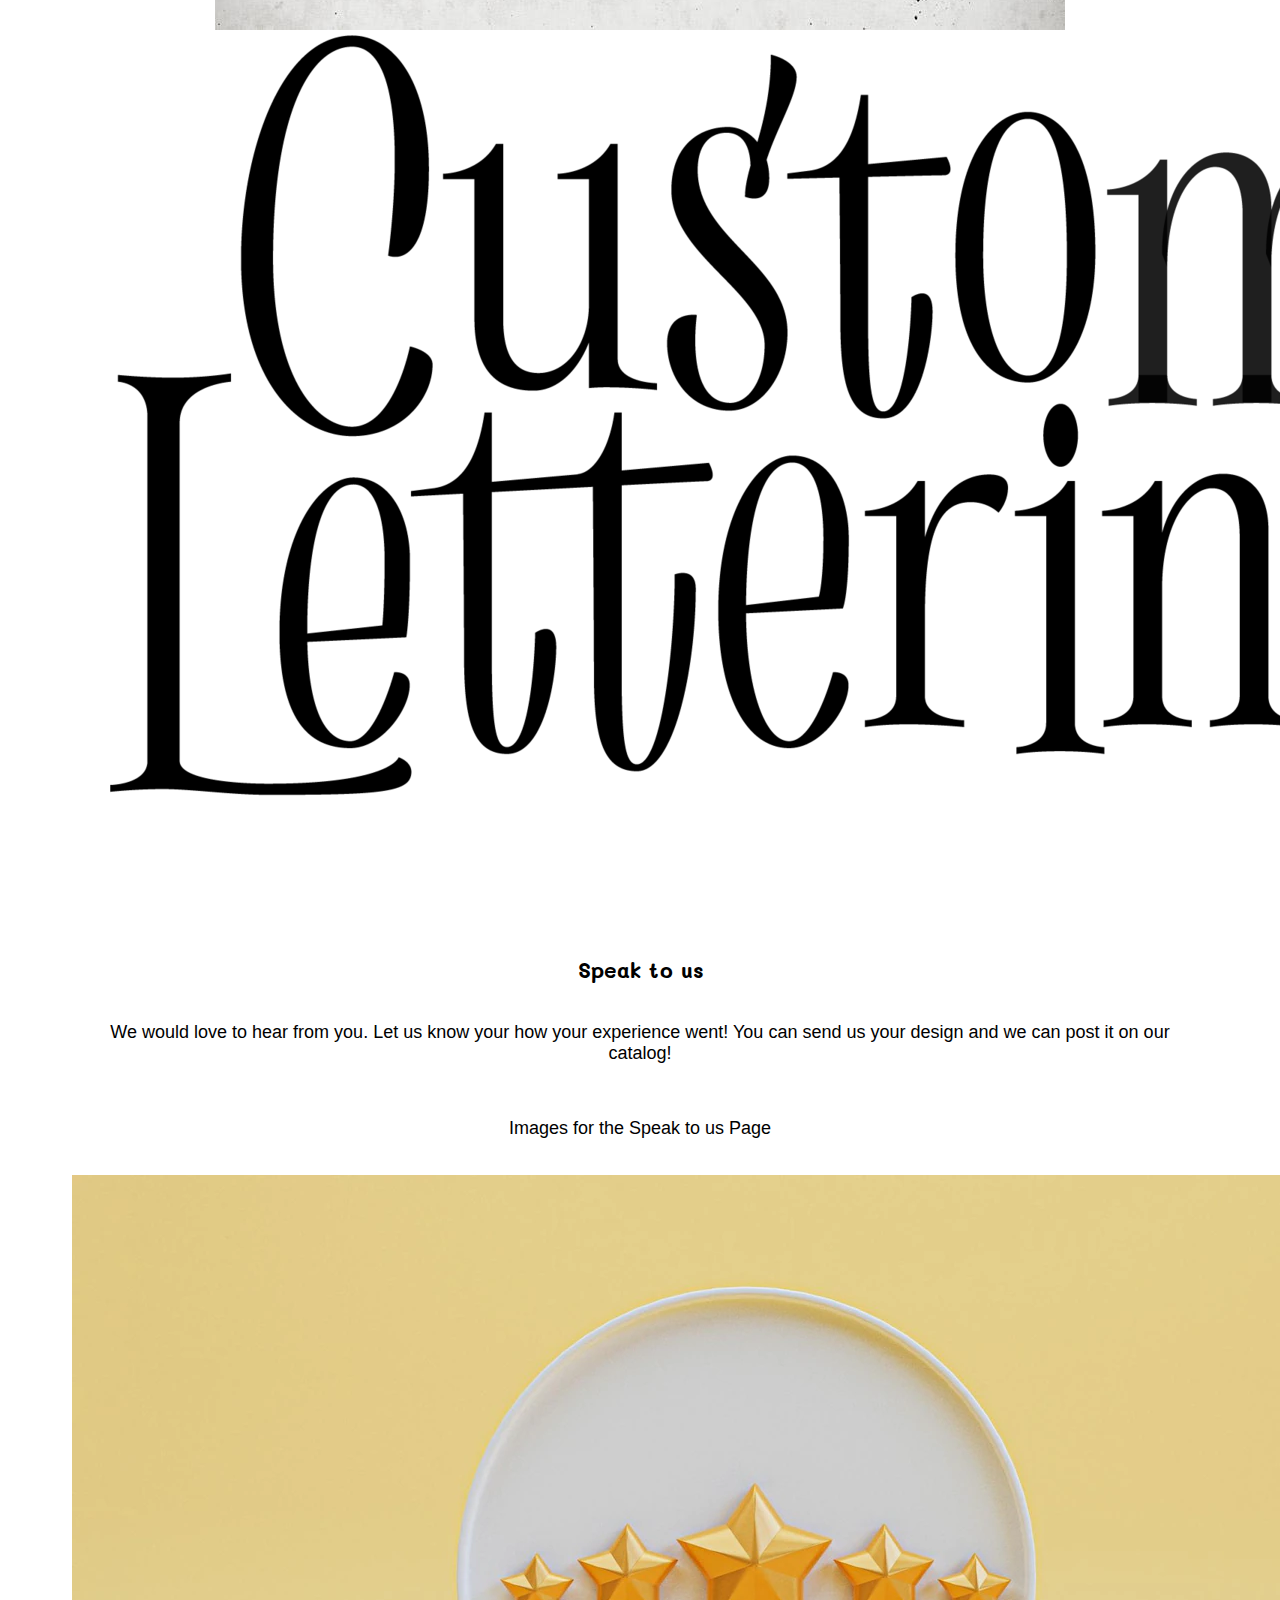
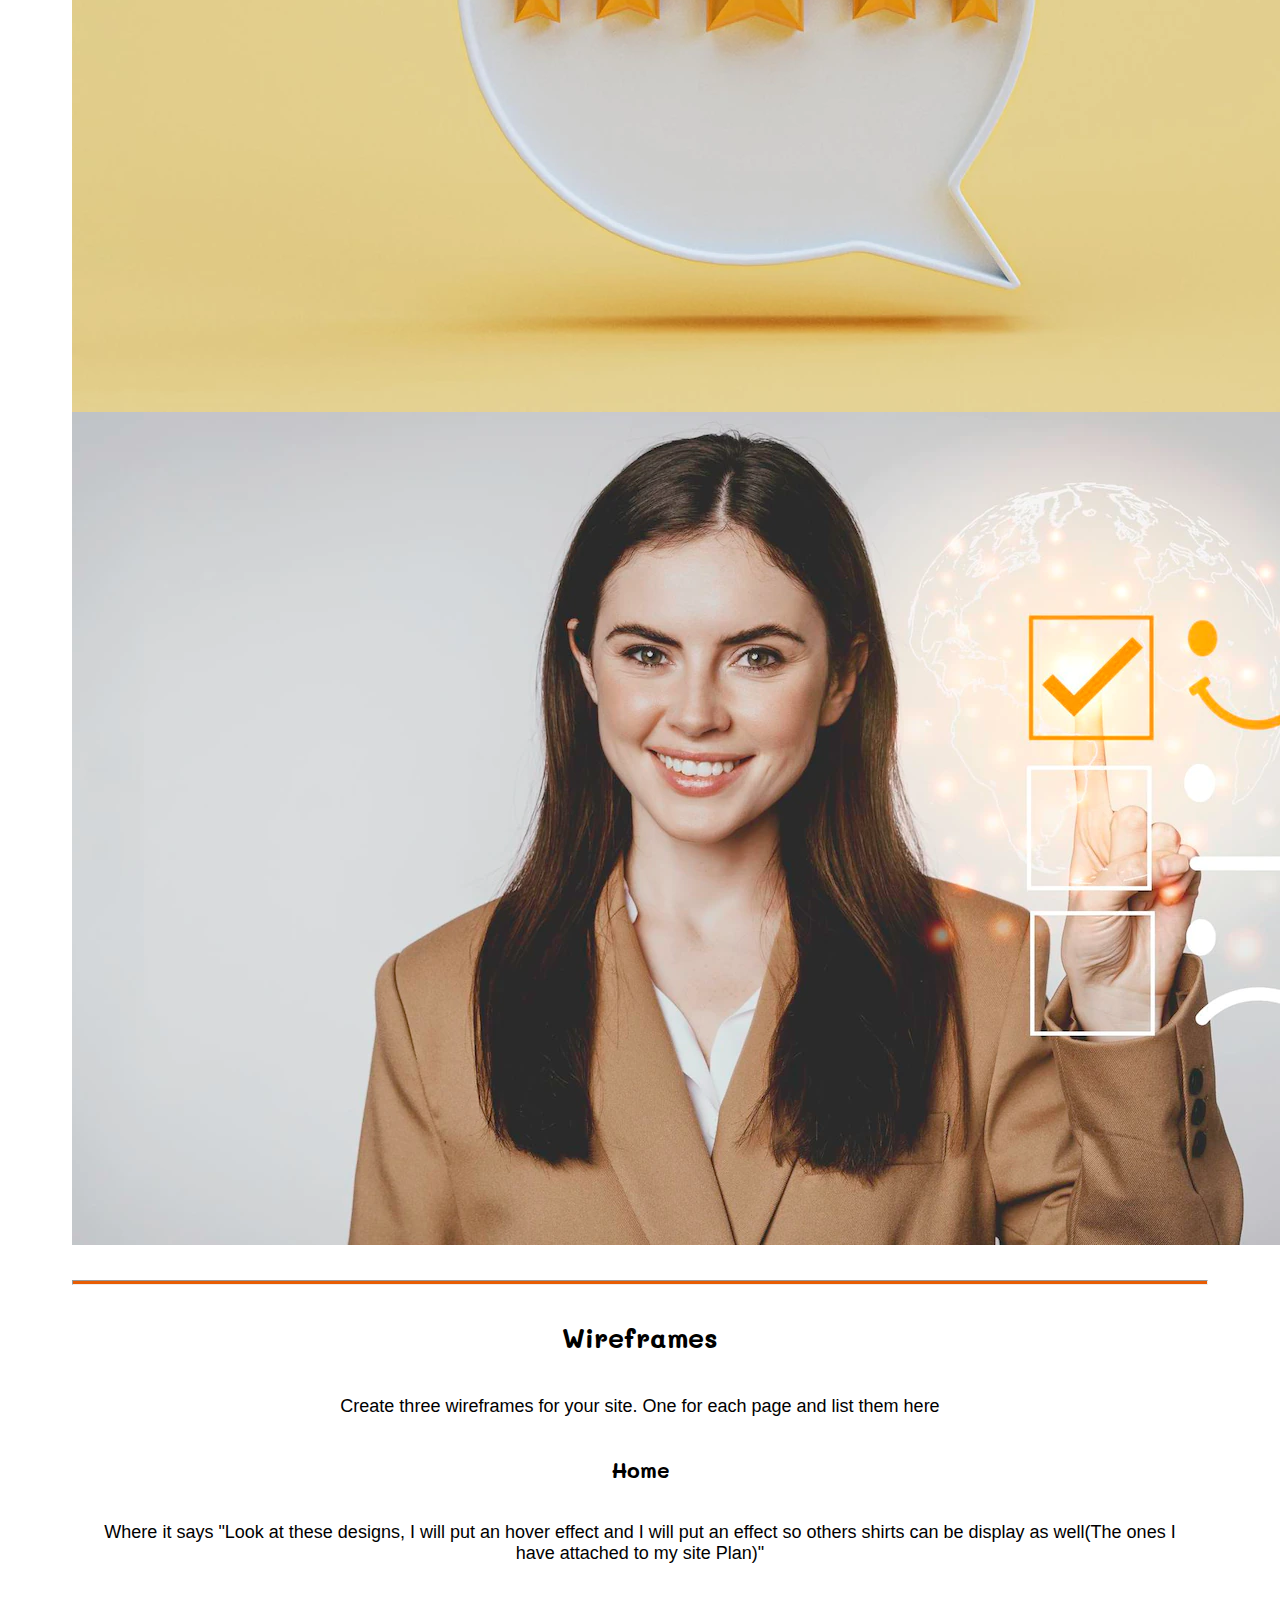
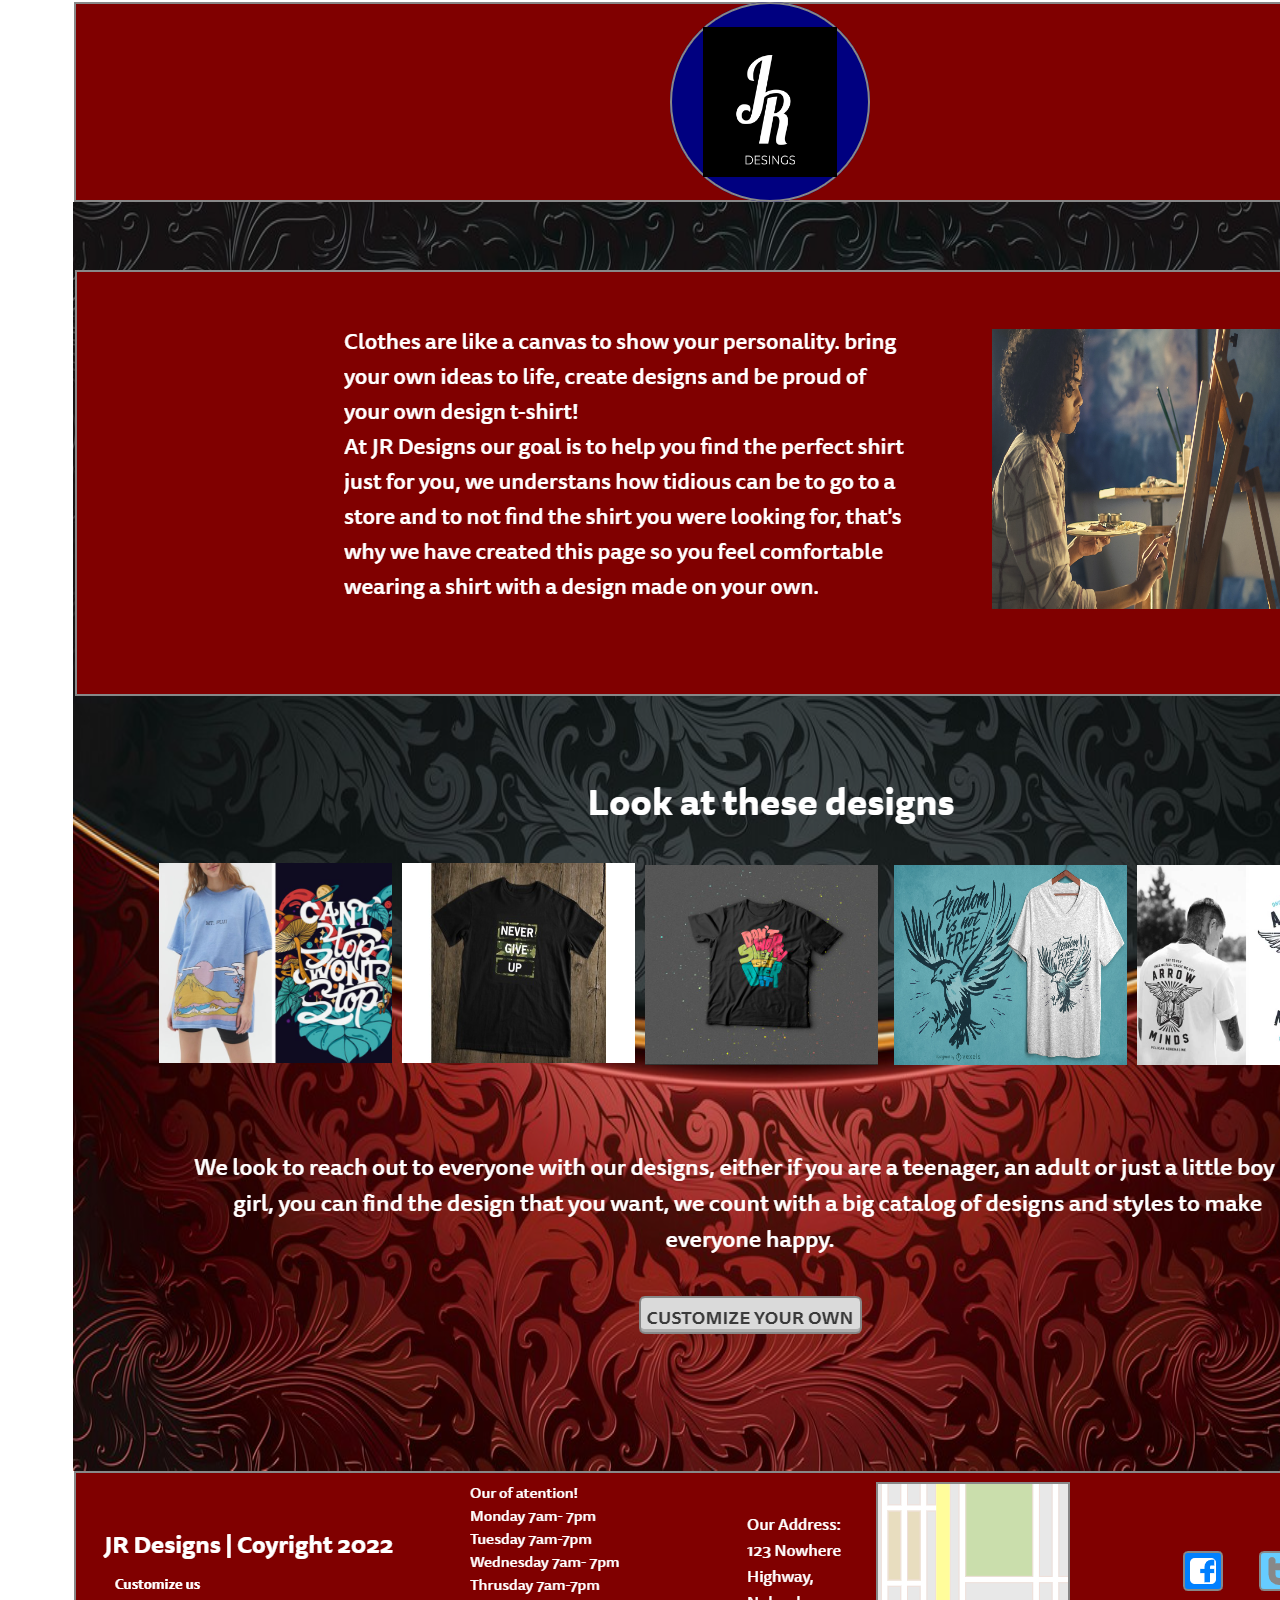
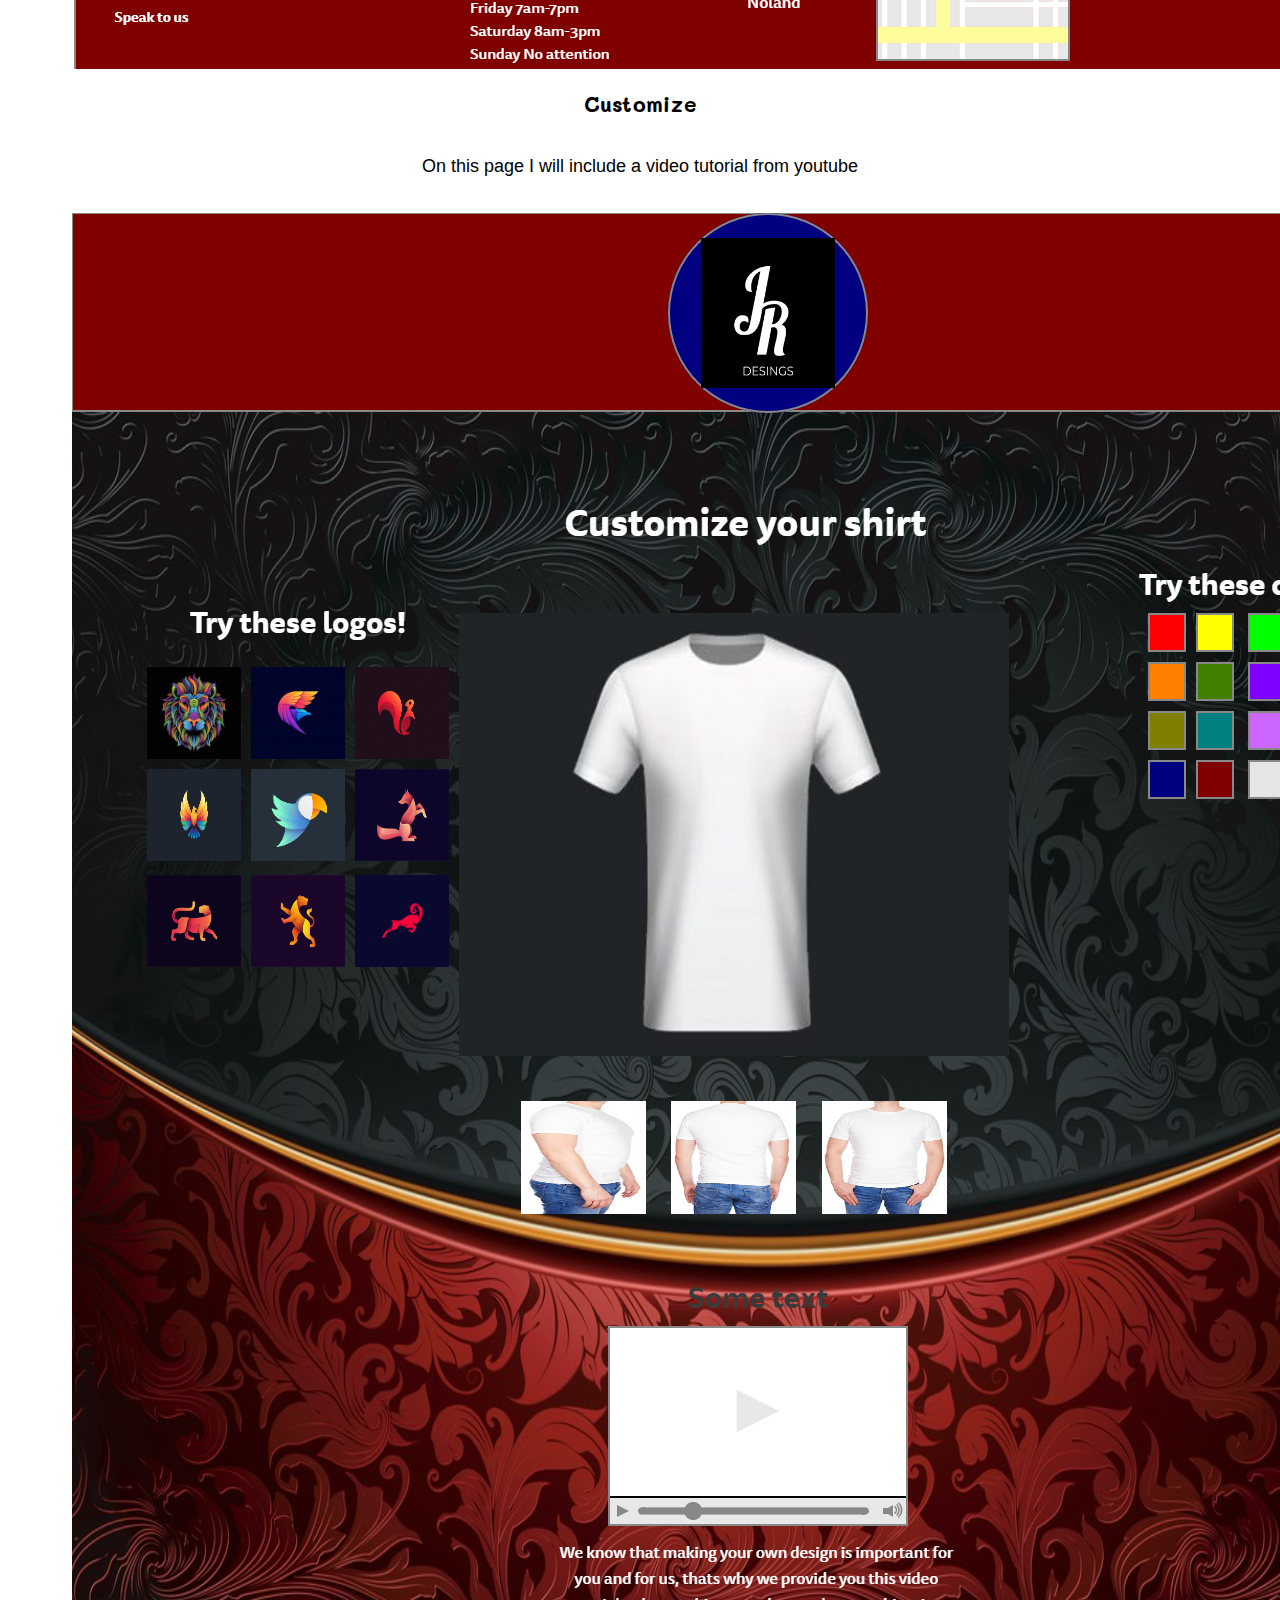
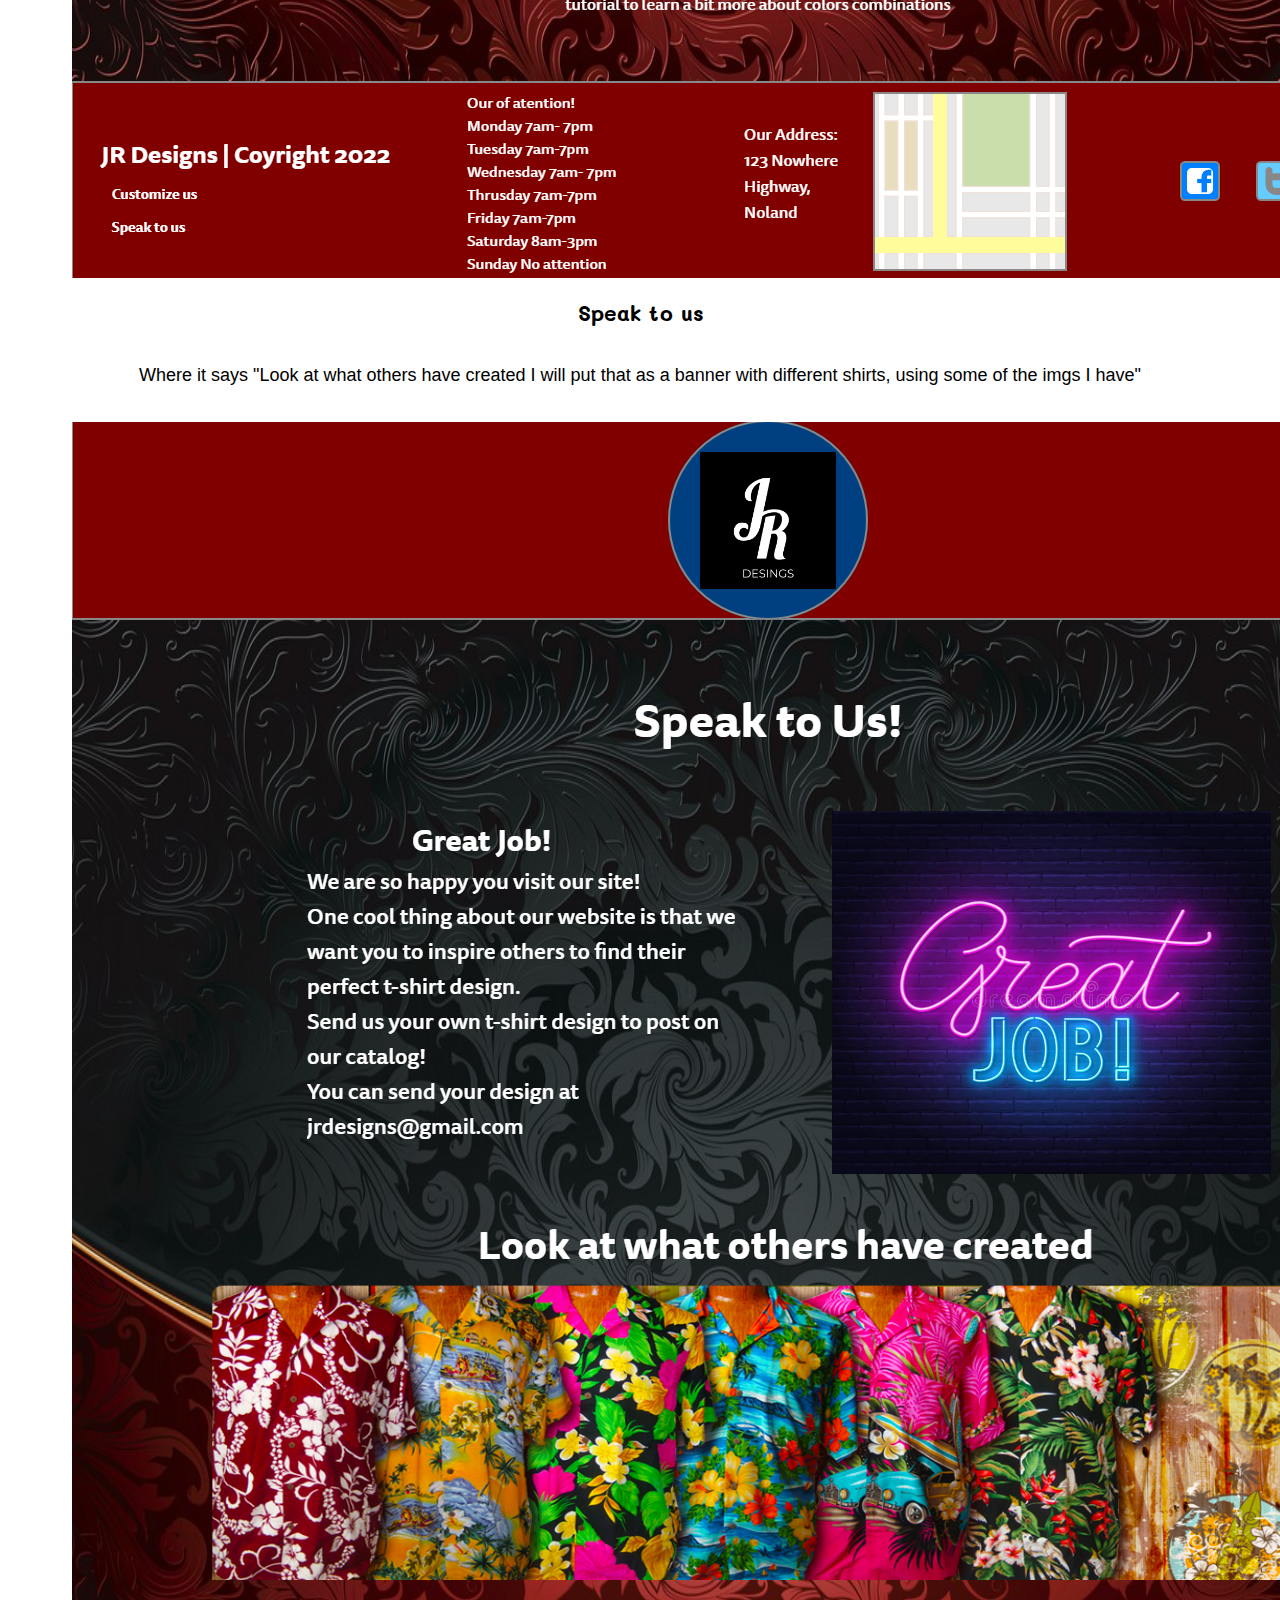
<file: jrdesigns/site-plan.html>
<!DOCTYPE html>
<html lang="en-us">
    
  <head>
    <meta charset="utf-8">
    <title>Site Plan</title>
    <link type="text/css" rel="stylesheet" href="styles/site-plan.css">
    <link rel="icon" type="image/x-icon" href="images/logo.png">
  </head>

  <body>
    <header>
      <h1>JR Designs Site Plan</h1>
      <h2>Jared Rezabala</h2>
      <h2>WDD 130-24</h2>
      <!-- In the header above, add the name or your site, your name and class number. For example if you are in section 3 you would put WDD 130.03 -->
    </header>
    <main>

      <!-- ------------------------Steps 2-3------------------------------ -->
      <hr>
      <h2>Overview</h2>
      <h3>Purpose</h3>
      <p>At JR Designs our goal is to help you find the perfect shirt just for you, we understand how tedious can be to go to a store and to not find the shirt you were looking for, that's why we have created this page so you feel comfortable wearing a shirt with a design made on your own. </p>  <!-- change this -->


      <h3>Audience</h3>
      <p>We look to reach out to everyone with our designs, either if you are a teenager, an adult or just a little boy or girl, you can find the design that you want, we count with a big catalog of designs and styles to make everyone happy.   </p>  <!-- change this -->

      <hr>
      <h2>Branding</h2>
      <h3>Website Logo</h3>
      <!-- Replace this with some sort of logo for your site.  A logo can be as simple as the name of your site in a nice font :) -->
      <img src="images/logo.png" alt="Logo image">
      <hr>
      <h2>
        Style Guide
      </h2>

      <!-- ------------------------Steps 4-8------------------------------ -->

      <h3>
        Color Palette
      </h3>
      <!--  The colors you choose for a website are one of the most important decisions you will make. Follow the instructions on the activity in iLearn then return and replace the color codes below with the hex color codes (the 6 digit numbers that show at the bottom of each color) for the colors you have chosen below.  You should have at least 2 colors but do not have to fill in all 4 if you do not need them.  -->

      <!-- Copy and paste the URL to your finished palette below Make sure to paste it into both spots -->
      Palette URL: <a href="https://coolors.co/03071e-370617-6a040f-9d0208-d00000-dc2f02-e85d04-f48c06-faa307-ffba08" target="_blank">https://coolors.co/03071e-370617-6a040f-9d0208-d00000-dc2f02-e85d04-f48c06-faa307-ffba08</a>


      <table class="colors">
        <tr><th>Primary</th><th>Secondary</th><th>Accent 1</th><th>Accent 2</th></tr>
        <!-- Replace the numbers in the boxes below with your hex color codes. Then switch to the site-plan.css file and change your colors there as well. -->
        <tr><td class="primary">[#396E94]</td><td class="secondary">[#E7C24F]</td><td class="accent1">[#A43312]</td><td class="accent2"></td></tr>
      </table>

      <!-- ------------------------Step 9------------------------------ -->

      <h3>
        Typography
      </h3>
      <!-- Choose a font for your paragraphs (body copy) and headlines. What font(s) have you chosen? Why did you choose what you did?  Make sure to review the list of web safe fonts at W3Schools.org as a starting point.  Think also about which of your colors above you might use for background and font colors. -->

      <h4>
        Heading Font: Mali  <!-- change this -->
      </h4>
      <h4>
        Paragraph Font: PT Mono  <!-- change this -->
      </h4>
      <h3>
        Normal paragraph example
      </h3>
      <p>
        Lorem ipsum dolor sit amet, consectetur adipiscing elit, sed do eiusmod tempor incididunt ut labore et dolore magna aliqua. Ut enim ad minim veniam, quis nostrud exercitation ullamco laboris nisi ut aliquip ex ea commodo consequat. Duis aute irure dolor in reprehenderit in voluptate velit esse cillum dolore eu fugiat nulla pariatur. Excepteur sint occaecat cupidatat non proident, sunt in culpa qui officia deserunt mollit anim id est laborum.
      </p>
      <h3>
        Colored paragraph example
      </h3>
      <p class="colored">
        Lorem ipsum dolor sit amet, consectetur adipiscing elit, sed do eiusmod tempor incididunt ut labore et dolore magna aliqua. Ut enim ad minim veniam, quis nostrud exercitation ullamco laboris nisi ut aliquip ex ea commodo consequat. 
      </p>

      <!-- ------------------------Step 10------------------------------ -->

      <h3>
        Navigation
      </h3>
      <!-- Think about how you want your navigation bar to look. In the site-plan.css file change the colors to your colors to get the look you desire. --> 
      <nav>
        <a href="home.html">Home</a>
        <a href="customize.html">Customize</a>
        <a href="speaktous.html">Speak to us</a>
      </nav>
      <hr>
      <h2>
        Site Map
      </h2>
      <div class="sitemap">
        <div class="sm-home">
          Home
        </div>
        <div class="sm-page2">
          Customize <!-- change this -->
        </div>
        <div class="sm-page3">
          Speak to us  <!-- change this -->
        </div>

        <div class="top">
          &nbsp;
        </div>
        <div class="left">
          &nbsp;
        </div>
        <div class="right">
          &nbsp;
        </div>

      </div>

      <!-- --------Content Section -------------- -->
      <hr>
      <h2>
        Content
      </h2>
      <h3>Home page</h3>
      <p>
        We are about to start this great adventure of finding or making the perfect shirt just for you. First let us show you some examples of shirts that we have made previosly, we are pretty sure that you might find a couple of styles that will like you. We have a vast catalog full of choices.
      </p>
      <p>Images for the Home page</p>
        <img src="images/black.png" alt="image for homepage">
        <img src="images/dark gray.png" alt="image for homepage">
        <img src="images/colorfull.png" alt="image for homepage">

      </ul>
      <h3>Customize</h3>
      <p>
        Now we are about to begin the best part of making the perfect shirt, that is customize it. Here you can find a great number of logos, letters and images that you would like your shirt to have. Next you give you just a couple of tips to have in mind when you select your logo, image or letter for your shirt.
        1.Think about what your design is going to represent  
        2.Determine the placement of the design on the t-shirt.
      </p>
      <p>Images for the Customize Page </p>
        <img src="images/lion.jpg" alt="image for Customize page">
        <img src="images/paris.jpg" alt="image for Customize page">
        <img src="images/letters2.jpg" alt="image for Customize page">
        <img src="images/letters.png" alt="image for Customize page">

      </ul>
      <h3>Speak to us </h3>
      <p>
        We would love to hear from you. Let us know your how your experience went! You can send us your design and we can post it on our catalog! 
      </p>
      <p>Images for the Speak to us Page </p>
        <img src="images/feedback.png" alt="image for Speak to us page">
        <img src="images/feedback2.png" alt="image for Speak to us page">

      </ul>
      <hr>
      <h2>
        Wireframes
      </h2>
      <p>
        Create three wireframes for your site. One for each page and list them here</p>

      <h3>Home</h3>
      <p>         
        Where it says "Look at these designs, I will put an hover effect and I will put an effect so others shirts can be display as well(The ones I have attached to my site Plan)"
      </p>
      <img src="images/home-wireframe.png" alt="home page wireframe">

      <h3>Customize</h3>
      <p>         
        On this page I will include a video tutorial from youtube
      </p>
      <img src="images/customize-wireframe.png" alt="customize page wireframe">

      <h3>Speak to us</h3>
      <p>         
        Where it says "Look at what others have created I will put that as a banner with different shirts, using some of the imgs I have"
      </p>
      <img src="images/speaktous-wireframe.png" alt="speak to us page wireframe">
    </main>
  </body>

</html>
</file>
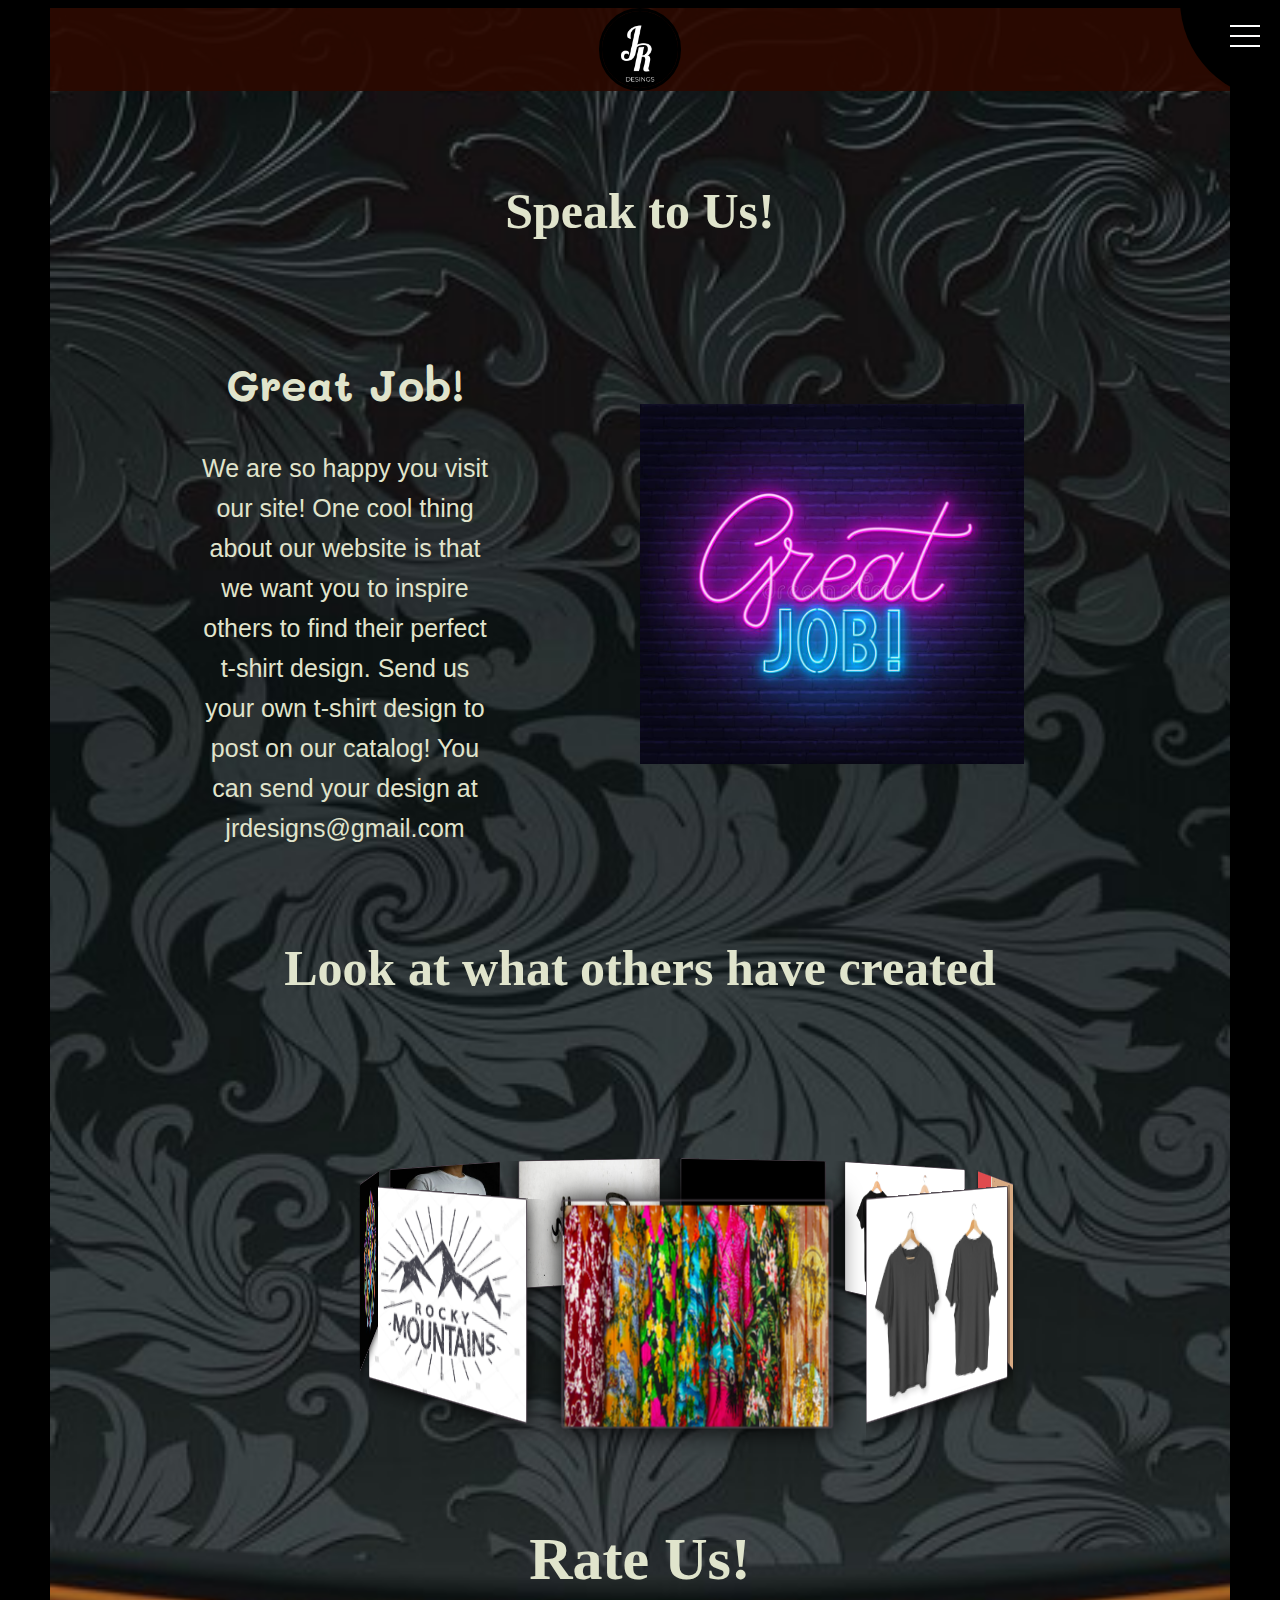
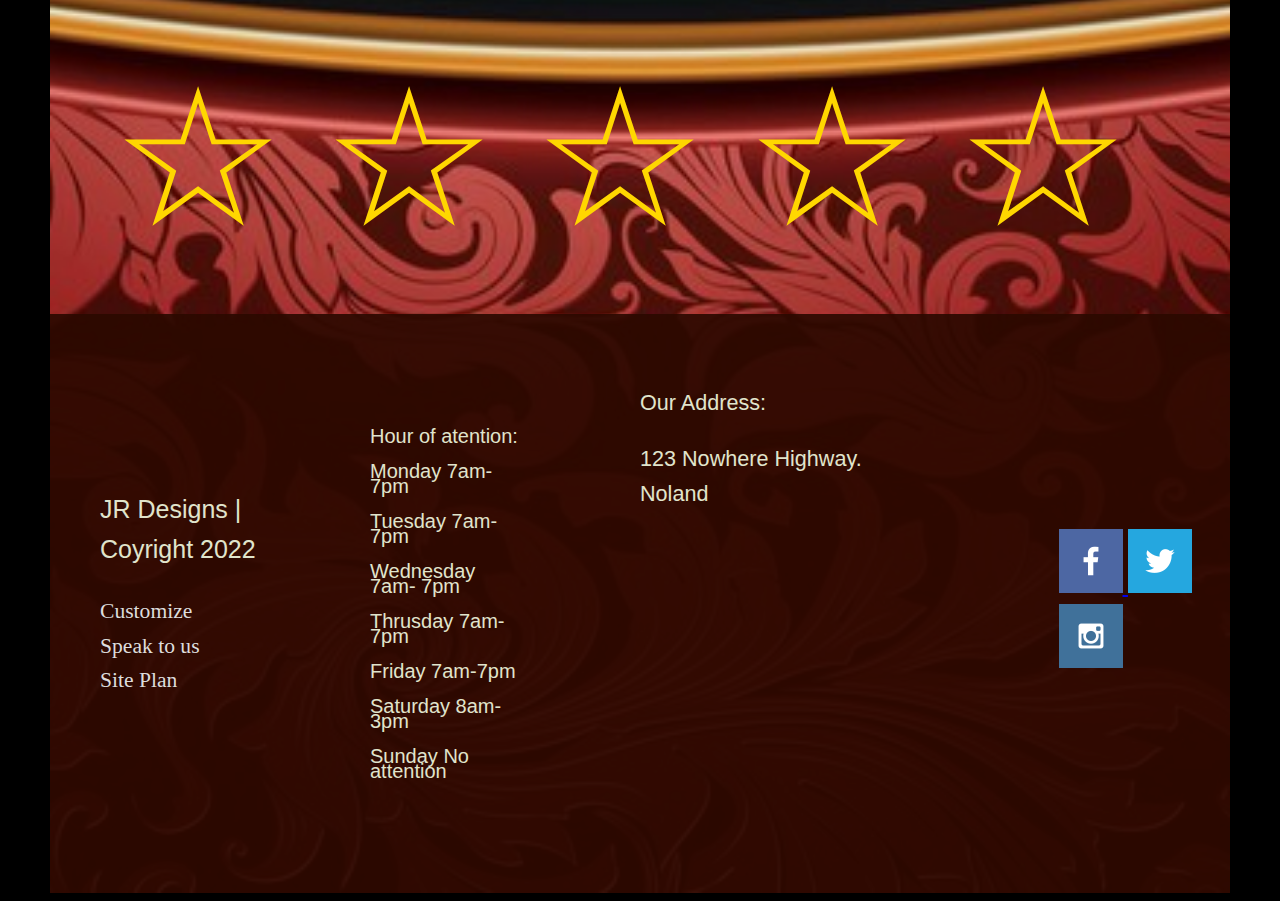
<file: jrdesigns/speaktous.html>
<!DOCTYPE html>
<html lang="en">

<head>
    <meta charset="UTF-8">
    <meta http-equiv="X-UA-Compatible" content="IE=edge">
    <meta name="viewport" content="width=device-width, initial-scale=1.0">
    <title>JR Designs|Home</title>
    <link rel="stylesheet" href="styles/styles.css">
    <link rel="icon" type="image/x-icon" href="images/logo.png">
</head>

<body>
    <div id="content">
        <header>
            <a href="home.html" id="logo-link"></a>
            <img class="logo" src="images/logo.png" alt="JR designs logo">
            <div class="hamburger-menu">
                <label>
                    <input type="checkbox">
                    <span class="menu"> <span class="hamburger"></span> </span>
                    <ul>
                        <li> <a href="home.html">Home</a> </li>
                        <li> <a href="customize.html">Customize</a> </li>
                        <li> <a href="speaktous.html">Speak to us</a> </li>
                    </ul>
                </label>
            </div>
        </header>
        <main class="speak-to-us-grid">
            <h1 class="speak-title">Speak to Us!</h1>
            <div class="speak-hero">
                <div>
                    <h1>Great Job!</h1>
                    <p class="speak-msg">We are so happy you visit our site!
                        One cool thing about our website is that we want you to inspire others to find their perfect
                        t-shirt
                        design.
                        Send us your own t-shirt design to post on our catalog!
                        You can send your design at jrdesigns@gmail.com
                    </p>
                </div>
                <img class="speak-img" src="images/great-job2.jpg" alt="great job">
            </div>
            <h1 class="slideshow-title">Look at what others have created</h1>
            <section class="slideshow">
                <div class="speak-catalog">
                    <div class="content-catalog">
                        <figure class="shadow"><img src="images/hawaiian-shirts.png" alt="hawaiian shirts"></figure>
                        <figure class="shadow"><img src="images/dark gray.png" alt="dark gray"></figure>
                        <figure class="shadow"><img src="images/colorfull.png" alt="colorfull shirt"></figure>
                        <figure class="shadow"><img src="images/black.png" alt="black shirt"></figure>
                        <figure class="shadow"><img src="images/paris.jpg" alt="black shirt"></figure>
                        <figure class="shadow"><img src="images/letters2.jpg" alt="black shirt"></figure>
                        <figure class="shadow"><img src="images/shirt-catalog2.jpg" alt="black shirt"></figure>
                        <figure class="shadow"><img src="images/lion.jpg" alt="black shirt"></figure>
                        <figure class="shadow"><img src="images/rockymountain.jpg" alt="black shirt"></figure>
                    </div>
                </div>
            </section>
            <h1 class="rate-title">Rate Us!</h1>
            <div class="rating">
                <input type="radio" name="rating" value="5" id="5"><label for="5">☆</label>
                <input type="radio" name="rating" value="4" id="4"><label for="4">☆</label>
                <input type="radio" name="rating" value="3" id="3"><label for="3">☆</label>
                <input type="radio" name="rating" value="2" id="2"><label for="2">☆</label>
                <input type="radio" name="rating" value="1" id="1"><label for="1">☆</label>
            </div>
        </main>

        <footer>
            <div class="copyright">
                <p>JR Designs | Coyright 2022</p>
                <a href="customize.html">Customize</a> <br>
                <a href="speaktous.html">Speak to us</a> <br>
                <a href="site-plan.html">Site Plan</a> <br>
            </div>
            <div class="schedule">
                <p>Hour of atention:</p>
                <p>Monday 7am- 7pm</p>
                <p>Tuesday 7am-7pm</p>
                <p>Wednesday 7am- 7pm</p>
                <p>Thrusday 7am-7pm</p>
                <p>Friday 7am-7pm</p>
                <p>Saturday 8am-3pm</p>
                <p>Sunday No attention</p>
            </div>
            <div class="address">
                <p>Our Address:</p>
                <p>123 Nowhere Highway. Noland</p>
                <div class="map">
                    <iframe
                        src="https://www.google.com/maps/embed?pb=!1m18!1m12!1m3!1d100912.89541092083!2d175.1783505827101!3d-37.7776645890548!2m3!1f0!2f0!3f0!3m2!1i1024!2i768!4f13.1!3m3!1m2!1s0x6d6d227487a63621%3A0x500ef6143a29903!2sHamilton%2C%20New%20Zealand!5e0!3m2!1sen!2sec!4v1668464075123!5m2!1sen!2sec"
                        width="400" height="300" style="border:0;" allowfullscreen="" loading="lazy"
                        referrerpolicy="no-referrer-when-downgrade"></iframe>
                </div>
            </div>
            <div class="social">
                <a href="https://facebook.com" target="_blank">
                    <img src="images/facebook.png" alt="fb icon">
                </a>
                <a href="https://twitter.com" target="_blank">
                    <img src="images/twitter.png" alt="twitter icon">
                </a>
                <a href="https://instagram.com" target="_blank">
                    <img src="images/instagram.png" alt="instagram icon">
                </a>
            </div>

        </footer>
    </div>
</body>

</html>
</file>
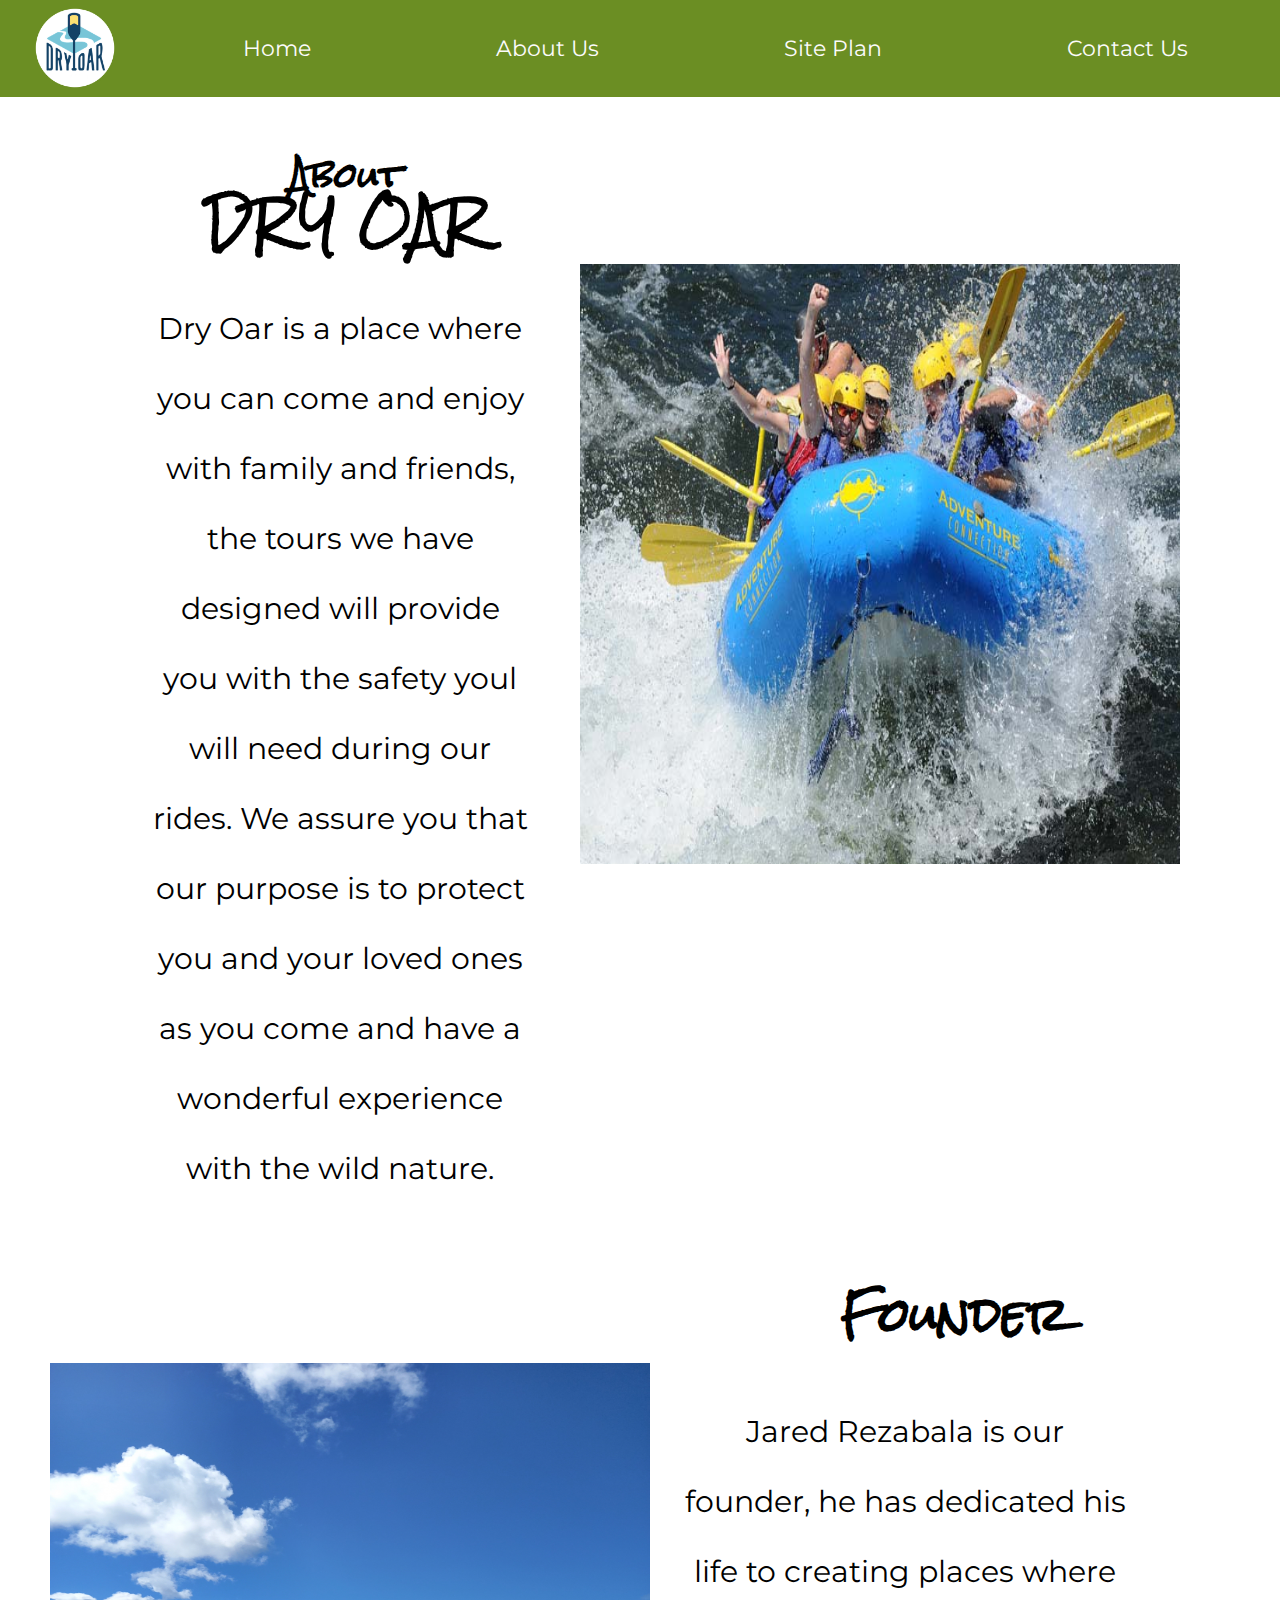
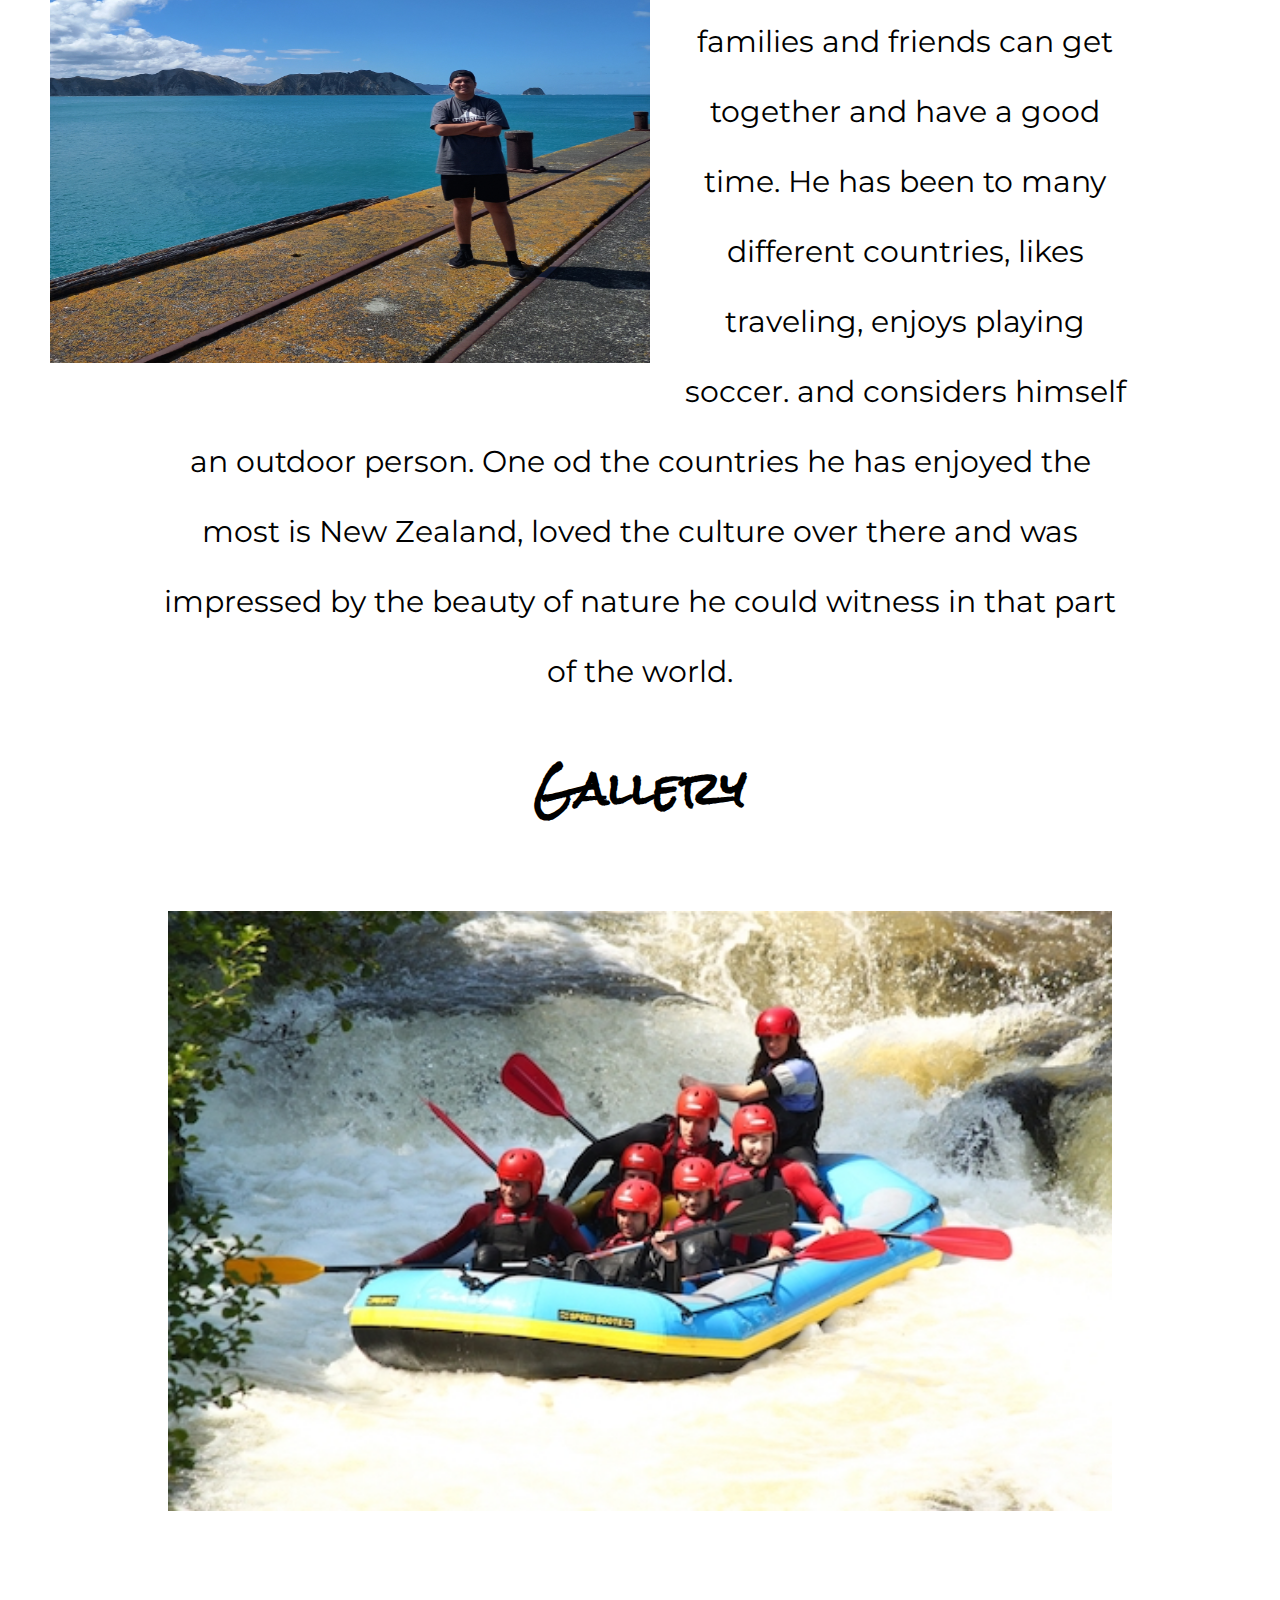
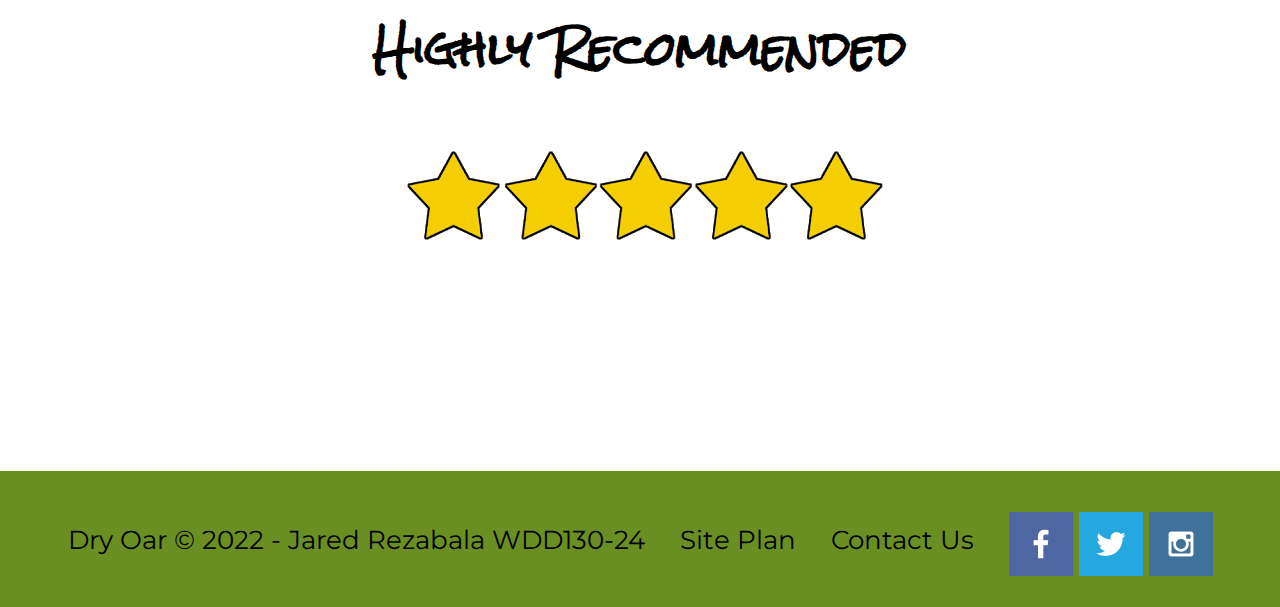
<file: wwr/aboutus.html>
<!DOCTYPE html>
<html lang="en">

<head>
    <meta charset="UTF-8">
    <meta http-equiv="X-UA-Compatible" content="IE=edge">
    <meta name="viewport" content="width=device-width, initial-scale=1.0">
    <title>About Us</title>
    <link rel="stylesheet" href="styles/style.css">
</head>

<body>
    <div id="aboutus-background">

        <header>
            <a href="index.html" id="logo_link">
                <img class="logo" src="images/logo.png" alt="Dry Oar Logo">
            </a>
            <nav>
                <a href="index.html">Home</a>
                <a href="aboutus.html">About Us</a>
                <a href="site-plan-rafting.html">Site Plan</a>
                <a href="contactus.html">Contact Us</a>
            </nav>
        </header>
        <main class="aboutus-grid">
            <div class="about-dryoar">
                <div class="titles-aboutus">
                    <h2 class="about-title1">About</h2>
                    <h1 class="about-title">DRY OAR</h1>
                </div>
            </div>
            <div class="first-block">

                <p id="about-msg">Dry Oar is a place where you can come and enjoy with family and friends, the tours
                    we have designed will provide you with the safety youl will need during our rides. We assure you
                    that our purpose is to protect you and your loved ones as you come and have a wonderful
                    experience with the wild nature.</p>
                <img class="about-img" src="images/aboutimg.jpg" alt="People doing rafting">
            </div>
            <div class="founder">

                <img class="founder-img" src="images/founder.jpg" alt="Our founder">
                <h1 id="founder-title">Founder</h1>
                <p class="founder-msg">Jared Rezabala is our founder, he has dedicated his life to creating places where
                    families and
                    friends can get together and have a good time. He has been to many different countries, likes
                    traveling, enjoys playing soccer. and considers himself an outdoor person. One od the countries he
                    has enjoyed the most is New Zealand, loved the culture over there and was impressed by the beauty of
                    nature he could witness in that part of the world.</p>

            </div>
            <div class="gallery">
                <h1 id="gallery-title">Gallery</h1>
                <img class="gallery-img" src="images/galleryimg.jpg" alt="Gallery 1">
            </div>
            <div class="star-widget">
                <h1 class="star-title">Highly Recommended</h1>
                <img src="images/5estrellas.png" alt="reputation">

            </div>


        </main>
        <footer>
            <p>Dry Oar &copy; 2022 - Jared Rezabala WDD130-24</p>
            <p><a href="site-plan-rafting.html">Site Plan</a></p>
            <p><a href="contactus.html">Contact Us</a></p>
            <div class="social">
                <a href="https://facebook.com" target="_blank">
                    <img src="images/facebook.png" alt="fb icon">
                </a>
                <a href="https://twitter.com" target="_blank">
                    <img src="images/twitter.png" alt="twitter icon">
                </a>
                <a href="https://instagram.com" target="_blank">
                    <img src="images/instagram.png" alt="instagram icon">
                </a>
            </div>
        </footer>
    </div>
</body>

</html>
</file>
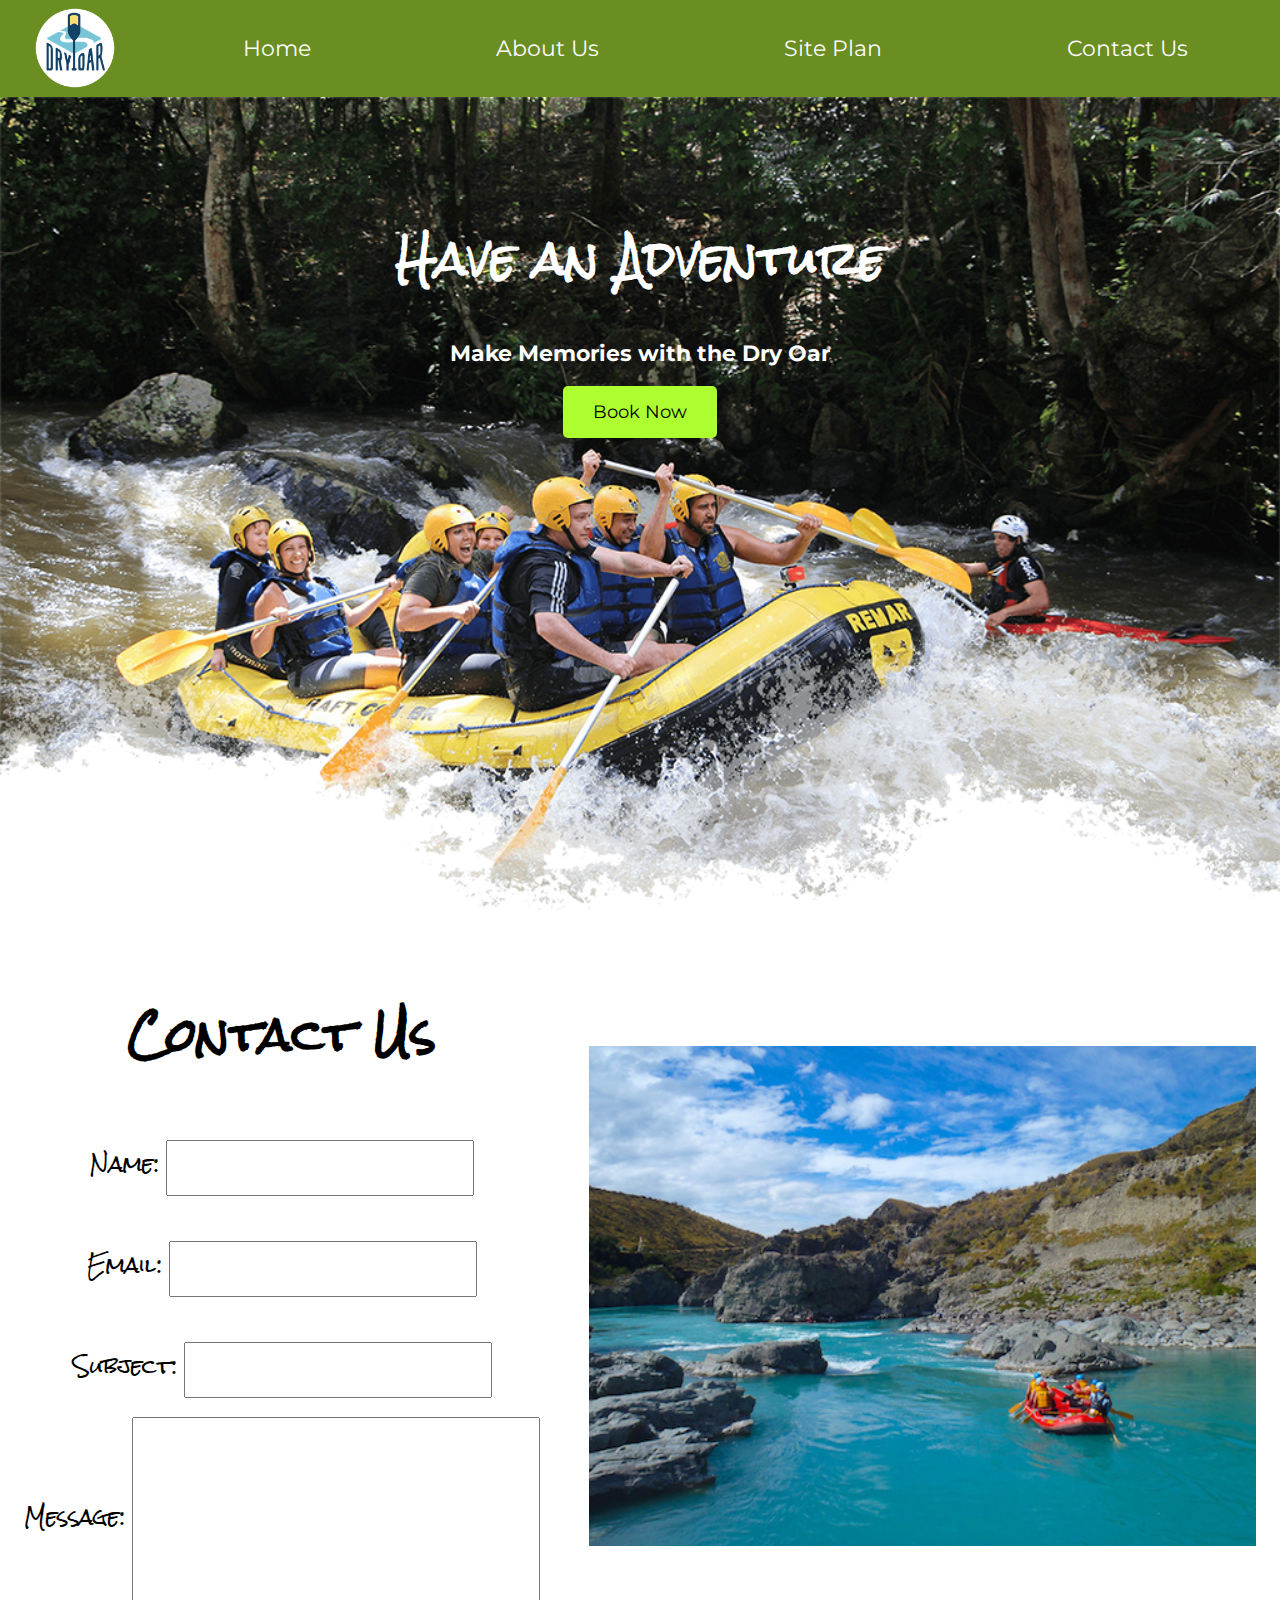
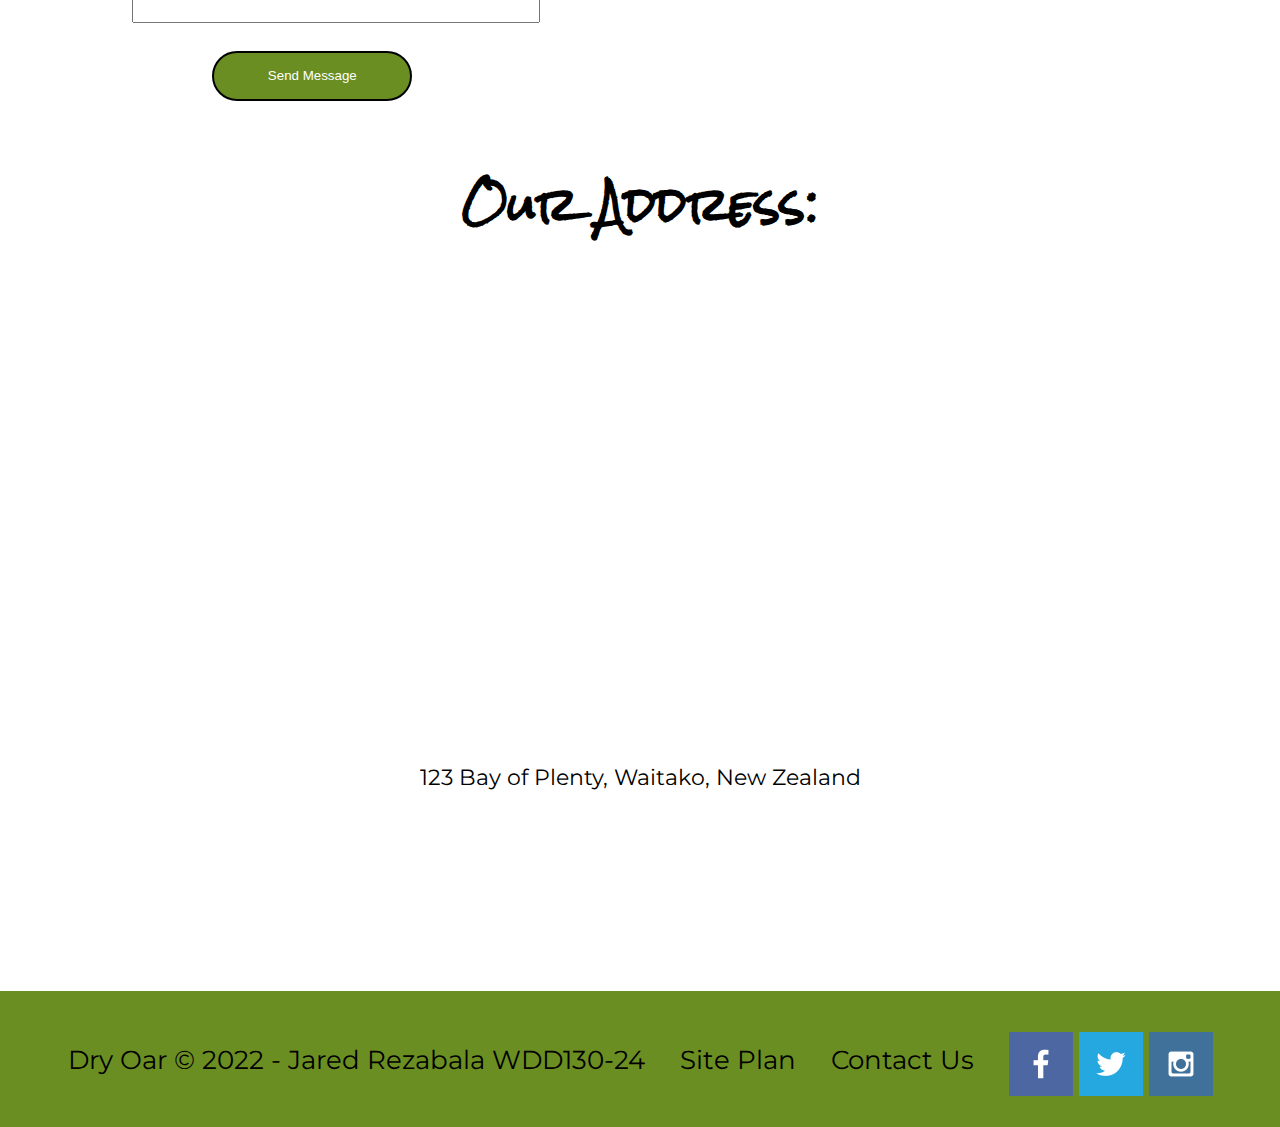
<file: wwr/contactus.html>
<!DOCTYPE html>
<html lang="en">
<head>
    <meta charset="UTF-8">
    <meta http-equiv="X-UA-Compatible" content="IE=edge">
    <meta name="viewport" content="width=device-width, initial-scale=1.0">
    <title>Contact Us</title>
    <link rel="stylesheet" href="styles/style.css">
</head>
<body>
    <div id="contact-background">
        <header>
            <a href="index.html" id="logo_link">
                <img class="logo" src="images/logo.png" alt="Dry Oar Logo">
            </a>
            <nav>
                <a href="index.html">Home</a>
                <a href="aboutus.html">About Us</a>
                <a href="site-plan-rafting.html">Site Plan</a>
                <a href="contactus.html">Contact Us</a>
            </nav>
        </header>
        <div id="hero">
            <div id="hero-box">
                <img id="hero-img" src="images/hero.png" alt="People enjoying rafting">
            </div>
            <section id="hero-msg">
                <h1 class="home-title">Have an Adventure</h1>
                <h4>Make Memories with the Dry Oar</h4>
                <div class="button-box">
                    <a class="book" href="contactus.html">Book Now</a>
                </div>
            </section>
        </div>
        <main class="contact-grid">
            <section class="contact-main">
                <div class="contact-block">

                    <div class="formulario">

                        <h1 class="contact-title">Contact Us</h1>
                        <div class="input">
                            <label class="form-titles">Name:</label>
                            <input class="input-box-small" type="text" name=""  id=""><span class="barra"></span>
                        </div>
                        <div class="input">
                            <label class="form-titles">Email:</label>
                            <input class="input-box-small" type="text" name=""  id=""><span class="barra"></span>
                        </div>
                        <div class="input">
                            <label class="form-titles">Subject:</label>
                            <input class="input-box-small" type="text" name=""  id=""><span class="barra"></span>
                        </div>
                        <div class="input">
                            <label class="form-titles">Message:</label>
                            <input class="input-box" type="text" name=""  id=""><span class="barra"></span>
                        </div>
                        
                        <div class="send-message">
                            <button class="msg-button">Send Message</button>
                            
                        </div>
                    </div>
                    <div class="img-contact">
                        <img class="contact-img" src="images/contactimg.jpg" alt="People rafting">
                    </div>
                </div>


                <div class="map">
                    <h1 class="address-title">Our Address:</h1>
                    <iframe src="https://www.google.com/maps/embed?pb=!1m18!1m12!1m3!1d204306.62106104105!2d174.56603897185042!3d-36.85945395350803!2m3!1f0!2f0!3f0!3m2!1i1024!2i768!4f13.1!3m3!1m2!1s0x6d0d47fb5a9ce6fb%3A0x500ef6143a29917!2sAuckland%2C%20Nueva%20Zelanda!5e0!3m2!1ses-419!2sec!4v1668177904919!5m2!1ses-419!2sec" width="600" height="450" style="border:0;" allowfullscreen="" loading="lazy" referrerpolicy="no-referrer-when-downgrade"></iframe>
                    <p class="address-msg">123 Bay of Plenty, Waitako, New Zealand</p>
                </div>

            </section>
        </main>
        <footer>
            <p>Dry Oar &copy; 2022 - Jared Rezabala WDD130-24</p>
            <p><a href="site-plan-rafting.html">Site Plan</a></p>
            <p><a href="contactus.html">Contact Us</a></p>
            <div class="social">
                <a href="https://facebook.com" target="_blank">
                    <img src="images/facebook.png" alt="fb icon">
                </a>
                <a href="https://twitter.com" target="_blank">
                    <img src="images/twitter.png" alt="twitter icon">
                </a>
                <a href="https://instagram.com" target="_blank">
                    <img src="images/instagram.png" alt="instagram icon">
                </a>
            </div>
        </footer>
    </div>
</body>
</html>
</file>
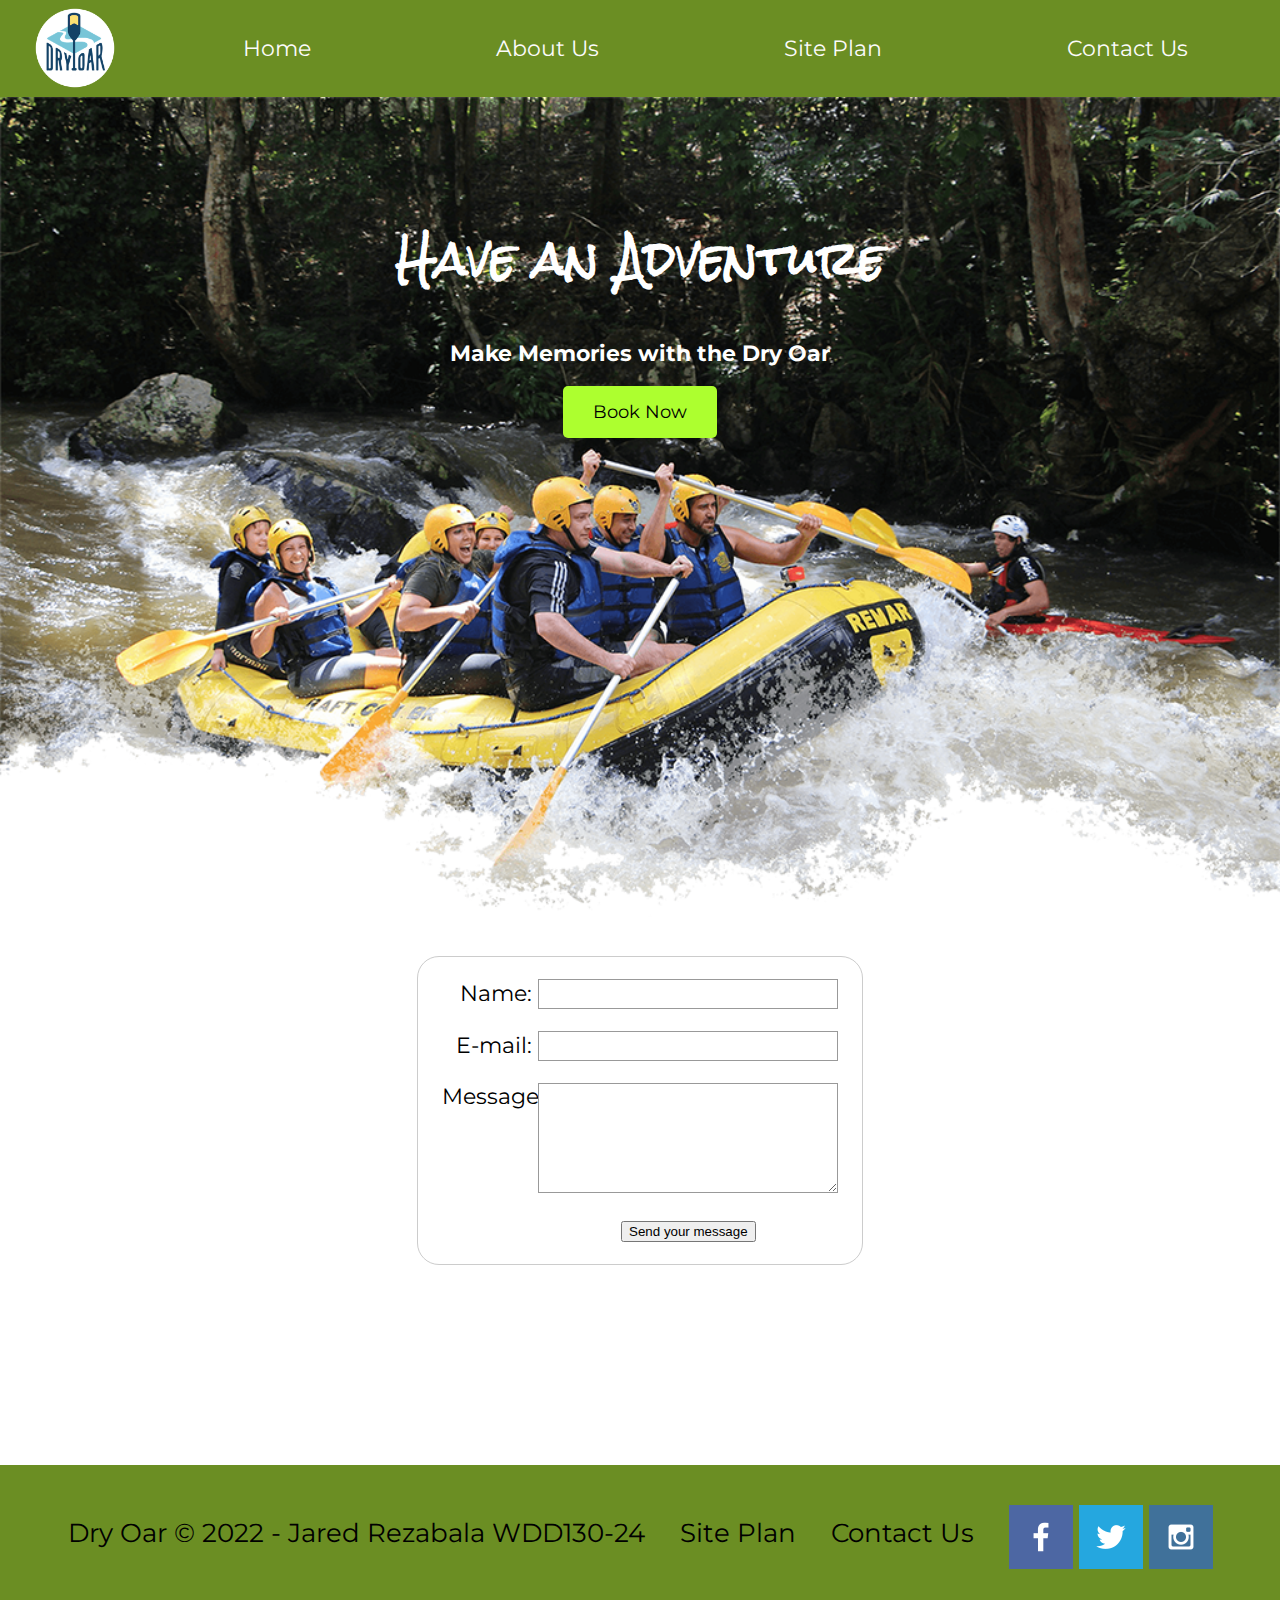
<file: wwr/form.html>
<!DOCTYPE html>
<html lang="en">

<head>
    <meta charset="UTF-8">
    <meta http-equiv="X-UA-Compatible" content="IE=edge">
    <meta name="viewport" content="width=device-width, initial-scale=1.0">
    <title>Contact Us</title>
    <link rel="stylesheet" href="styles/style.css">
    <style>
        form {
            /* Center the form on the page */
            margin: 0 auto;
            width: 400px;
            /* Form outline */
            padding: 1em;
            border: 1px solid #ccc;
            border-radius: 1em;
        }

        ul {
            list-style: none;
            padding: 0;
            margin: 0;
        }

        form li+li {
            margin-top: 1em;
        }

        label {
            /* Uniform size & alignment */
            display: inline-block;
            width: 90px;
            text-align: right;
        }

        input,
        textarea {
            /* To make sure that all text fields have the same font settings
             By default, textareas have a monospace font */
            font: 1em sans-serif;

            /* Uniform text field size */
            width: 300px;
            box-sizing: border-box;

            /* Match form field borders */
            border: 1px solid #999;
        }

        input:focus,
        textarea:focus {
            /* Additional highlight for focused elements */
            border-color: #000;
        }

        textarea {
            /* Align multiline text fields with their labels */
            vertical-align: top;

            /* Provide space to type some text */
            height: 5em;
        }

        .button {
            /* Align buttons with the text fields */
            padding-left: 90px;
            /* same size as the label elements */
        }

        button {
            /* This extra margin represent roughly the same space as the space
              between the labels and their text fields */
            margin-left: 0.5em;
        }

        #feedback {
            background-color: antiquewhite;
            position: absolute;
            top: 0;
            left: 0;
            right: 0;
            padding: .5em;
            /* make this element invisible until we are ready for it */
            display:none;
        }

        .moveDown {
            margin-top: 3em;
        }
    </style>
</head>

<body>
    <div id="contact-background">
        <header>
            <a href="index.html" id="logo_link">
                <img class="logo" src="images/logo.png" alt="Dry Oar Logo">
            </a>
            <nav>
                <a href="index.html">Home</a>
                <a href="aboutus.html">About Us</a>
                <a href="site-plan-rafting.html">Site Plan</a>
                <a href="contactus.html">Contact Us</a>
            </nav>
        </header>
        <div id="hero">
            <div id="hero-box">
                <img id="hero-img" src="images/hero.png" alt="People enjoying rafting">
            </div>
            <section id="hero-msg">
                <h1 class="home-title">Have an Adventure</h1>
                <h4>Make Memories with the Dry Oar</h4>
                <div class="button-box">
                    <a class="book" href="contactus.html">Book Now</a>
                </div>
            </section>
        </div>
        <main>
            <div id="feedback"></div>
                <form action="/my-handling-form-page" method="post">
                    <ul>
                        <li>
                            <label for="name">Name:</label>
                            <input type="text" id="name" name="user_name" />
                        </li>
                        <li>
                            <label for="mail">E-mail:</label>
                            <input type="email" id="mail" name="user_email" />
                        </li>
                        <li>
                            <label for="msg">Message:</label>
                            <textarea id="msg" name="user_message"></textarea>
                        </li>
                        <li class="button">
                            <button type="submit">Send your message</button>
                        </li>
                    </ul>
                </form>

        </main>
        <footer>
            <p>Dry Oar &copy; 2022 - Jared Rezabala WDD130-24</p>
            <p><a href="site-plan-rafting.html">Site Plan</a></p>
            <p><a href="contactus.html">Contact Us</a></p>
            <div class="social">
                <a href="https://facebook.com" target="_blank">
                    <img src="images/facebook.png" alt="fb icon">
                </a>
                <a href="https://twitter.com" target="_blank">
                    <img src="images/twitter.png" alt="twitter icon">
                </a>
                <a href="https://instagram.com" target="_blank">
                    <img src="images/instagram.png" alt="instagram icon">
                </a>
            </div>
        </footer>
    </div>
    <script>
        // get the feedback div element so we can do something with it.
        const feedbackElement = document.getElementById('feedback');
        // get the form so we can read what was entered in it.
        const formElement = document.forms[0];
        // add a 'listener' to wait for a submission of our form. When that happens run the code below.
        formElement.addEventListener('submit', function (e) {
            // stop the form from doing the default action.
            e.preventDefault();
            // set the contents of our feedback element to a message letting the user know the form was submitted successfully. Notice that we pull the name that was entered in the form to personalize the message!
            feedbackElement.innerHTML = 'Hello ' + formElement.user_name.value + '! Thank you for your message. We will get back with you as soon as possible!';
            // make the feedback element visible.
            feedbackElement.style.display = "block";
            // add a class to move everything down so our message doesn't cover it.
            document.body.classList.toggle('moveDown');
        });
    </script>
</body>

</html>
</file>
<file: wwr/styles/style.css>
@import url('https://fonts.googleapis.com/css2?family=Montserrat:wght@200&family=Rock+Salt&display=swap');

body {
    background-color: rgb(0, 0, 0);
    font-size: 22px;
    margin: 0;
    padding: 0;
    font-family: Montserrat, Helvetica, sans-serif;
}

#content {
    max-width: 1600px;
    margin: 0 auto;
    background-color: #fcfbfb;
}

h2 {
    margin: 0;
}

.msg h2 {
    color: black;
    font-family: "Rock Salt";
}

h4 {
    color: black;
}

#hero-msg h1,
#hero-msg h4 {
    text-align: center;
}

.msg p {
    color: black;
    font-size: .8em;
    padding-bottom: 15px;
}

nav {
    display: flex;
    justify-content: space-around;
}

nav a {
    text-align: center;
    color: #fcfbfb;
    text-decoration: none;
    padding: 35px;
}

nav a:hover {
    background-color: rgb(255, 255, 255);
    color: black;
}

#logo_link {
    padding-top: 5px;
    justify-self: center;
    align-self: center;
}

.logo {
    width: 80px;
}

header {
    background-color: olivedrab;
    display: grid;
    grid-template-columns: 150px auto;
}

.img {
    max-width: 100%;
}

main section img {
    box-sizing: border-box;
}

.home-grid {
    display: grid;
    grid-template-columns: repeat(10, 1fr);
}

#hero {
    display: grid;
    grid-template-columns: 1fr 3fr 1fr;
}

#hero-box {
    grid-column: 1/11;
    grid-row: 1/3;
}

#hero-img {
    width: 100%;
    height: 100%;
}

#hero-msg {
    grid-column: 2/3;
    grid-row: 1/2;
    margin-top: 100px;
}

.home-title {
    color: white;
    font-size: 2em;
    margin-top: 10px;
    font-family: "Rock Salt";
}

#hero-msg h4 {
    color: white;
}

.book,
.join {
    background-color: greenyellow;
    color: black;
    text-decoration: none;
    font-size: 18px;
    padding: 15px 30px;
    margin-top: 50px;
    border-radius: 5px;
}

.book:hover,
.join:hover {
    background-color: yellowgreen;
    color: black;
}

.button-box {
    text-align: center;
}

main,
section {
    text-align: center;
}

.card-img {
    border: 10px solid #000000ce;
    transition: transform .5s;
    box-shadow: 5px 5px 10px #6f7364;
}

.card-img:hover {
    opacity: .6;
    transform: scale(1.1);
}

.icon {
    width: 80px;
    padding-top: 10px;
}

.rivers-card {
    grid-column: 2/4;
    grid-row: 2/3;
}

.camping-card {
    grid-column: 5/7;
    grid-row: 2/3;
}

.rapids-card {
    grid-column: 8/10;
    grid-row: 2/3;
}

.rivers-card,
.camping-card,
.rapids-card {
    margin: 200px 0;
}

#background {
    height: 725px;
    background-color: #e0d8d8ce;
    grid-column: 1/11;
    grid-row: 4/9;

}

.mountains {
    width: 100%;
    grid-column: 2/7;
    grid-row: 5/8;
    box-shadow: 5px 5px 10px #6f7364;
}

.card-img,
.mountains {
    width: 100%;
}

.msg {
    background-color: olivedrab;
    color: black;
    line-height: 1.5em;
    padding: 35px;
    grid-column: 6/10;
    grid-row: 6/7;
    box-shadow: 5px 5px 10px #6f7364;
}

footer {
    background-color: olivedrab;
    color: black;
    padding: 25px 50px;
    margin-top: 200px;
    display: flex;
    justify-content: space-around;
    align-items: center;
}

footer p {
    font-size: 1.2em;
}

footer a {
    color: black;
    text-decoration: none;
}

footer p a:hover {
    text-decoration: underline;
}

footer a:hover {
    color: black;
}

footer h3 {
    color: black;
}

footer .social img {
    padding-top: 15px;
}

/*These are the styles for the About us page*/
#aboutus-background {
    background-color: white;
    max-width: 1600px;
    margin: 0 auto;
}
.about-title, .about-title1, .star-title{
    font-family: "Rock Salt";
}
.aboutus-grid {
    margin: 70px 50px;
}

.about-title {
    font-size: 50px;
}

.titles-aboutus {
    line-height: 15px;

}

.about-title1 {
    margin-bottom: auto;
}

#about-subtitle {
    font-size: 100px;
}

.about-dryoar {
    margin-right: 50%;
}

.about-img {
    width: 600px;
    padding: 0 50px;
    float: right;
    height: 600px;

}

#about-msg {
    font-size: 30px;
    text-align: justify;
    line-height: 70px;
    padding-left: 100px;
    text-align: center;
    font-family: Montserrat, Helvetica, sans-serif;
}

.first-block {
    display: flex;
}
#founder-title, #gallery-title{
    font-family: "Rock Salt";
}
.founder-img {
    width: 600px;
    height: 600px;
    float: left;
    padding-right: 30px;
    padding-top: 100px;
}

.founder-msg {
    padding-right: 100px;
    padding-left: 100px;
    font-size: 30px;
    text-align: justify;
    line-height: 70px;
    text-align: center;
    font-family: Montserrat, Helvetica, sans-serif;
}

.gallery-img {
    width: 80%;
    height: 600px;
    margin-top: 40px;
}

.star-widget {
    justify-content: center;
    margin-top: 80px;
    margin-bottom: 80px;
}

/*These are the styles for the Contact us page*/
.map {
    margin-left: auto;
    margin-right: auto;
    margin-bottom: 15px;

}

#contact-background {
    max-width: 1600px;
    margin: 0 auto;
    background-color: white;
}

.formulario {
    line-height: 100px;
    justify-items: center;
}
.contact-block{
    display: flex;
    justify-content:space-around;
}
.img-contact {
    display: block;
    justify-self: center;
    margin-top: 90px;
    height: 200px;
}
.contact-img{
    height: 500px;
}
.form-titles{
    font-size: 20px;
}
.input-box-small{
    width: 300px;
    height: 50px;
}
.input-box{
     width: 400px;
    height: 200px; 
}
.msg-button{
    width: 200px;
    margin-left: 60px;
    height: 50px;
    border-style: solid;
    border-radius: 50px ;
    background-color: olivedrab;
    color: white;
}
.msg-button:hover{
    background-color: rgba(60, 105, 15, 0.918);
}
.contact-title, .form-titles, .address-title{
    font-family: "Rock Salt";

}


@media screen and (max-width: 900px) {

    #hero,
    .home-grid {
        display: block;
        height: auto;
    }

    nav,
    footer {
        flex-direction: column;
    }

    nav a {
        display: block;
        padding: 15px;
    }

    #hero {
        margin-top: 0;
    }

    #hero-msg {
        margin-top: 0;
    }

    #hero-msg h4 {
        display: none;
    }

    .home-title {
        font-size: 25px;
        color: #6f7364;
    }

    .rivers-card,
    .camping-card,
    .rapids-card {
        margin: 50px auto;
        width: 60%;
    }

    #background {
        display: none;
    }

    .mountains,
    .msg {
        width: 80%;
        display: block;
        margin: 0 auto;
    }

    footer {
        margin-top: 25px;
    }
}
</file>
<file: positionstyles.css>
/* CSS - Name: "positionstyles.css" */
/* Activity 1 styles */
.content1 {
  display: grid;
  grid-template-columns: 1fr 1fr;
  grid-gap: 20px;
  justify-items: center;
  /* This is the parent of the activity 1 boxes. */
}
.red1 { 
  width: 100%; 
  height: 100px; 
  background-color: red; 
  grid-column: 1/3;

} 
.green1 {
  width: 200px; 
  height: 200px; 
  background-color: green; 

} 
.yellow1 {
  width: 200px; 
  height: 200px; 
  background-color: gold; 
} 
.blue1 {
  width: 100%; 
  height: 100px; 
  background-color: blue; 
  grid-column: 1/3;
} 
/* Activity 2 styles */ 
.content2 {
  /* This is the parent of the activity 2 boxes. */
}
.red2 {
  width: 100px; 
  height: 100px; 
  background-color: red; 
} 
.green2 { 
  width: 100px; 
  height: 100px; 
  background-color: green; 
  margin: -50px 0 0 50px;
} 
.yellow2 {
  width: 100px; 
  height: 100px; 
  background-color: gold; 
  margin: -50px 0 0 100 px;
} 
.blue2 {
  width: 100px; 
  height: 100px; 
  background-color: blue; 
  margin: -50px 0 0 150px;
} 
/* Activity 3 styles */ 
.content3 {
  display: grid;
  grid-template-columns: 1fr 1fr;
  grid-column-gap: 10%;
  /* This is the parent of the activity 3 boxes. */
}
.red3 {
  width: 100%; 
  height: 100px; 
  grid-column: 1/3;
  background-color: red; 
} 
.green3 {
  width: 100%; 
  height: 150px; 
  background-color: green;
} 
.yellow3 {
  width: 100%; 
  height: 150px; 
  background-color: gold; 
} 
.blue3 {
  width: 100%;
  height: 100px;
  grid-column: 1/3; 
  background-color: blue; 
} 
/* Activity 4 styles */ 
.content4 {
  /* This is the parent of the activity 4 boxes. */
  display: grid;
  grid-template-columns: 1fr 1fr;
  grid-template-rows: 33.3% 33.3% 33.3%;
  grid-gap: 0;
  height: 400px;
}
.red4 {
  width: 100%; 
  height: 400%;
  grid-column: 1/2;
  grid-row: 1/3; 
  background-color: red; 
} 
.green4 {
  width: 100%; 
  height: 100%;
  grid-column: 2/3;
  grid-row: 1/2; 
  background-color: green; 
} 
.yellow4 {
  width: 100%; 
  height: 100%;
  grid-column: 2/3;
  grid-row: 2/3; 
  background-color: gold; 
} 
.blue4 {
  width: 100%; 
  height: 100%;
  grid-column: 2/3;
  grid-row: 3/4;
  background-color: blue; 
} 
/* Activity 5 styles */ 
.content5 {
  /* This is the parent of the activity 5 boxes. */
  max-width: 600px;
  height: 450px;
  font-size: 10px;
  text-align: justify;
}
.red5 { 
  width: 100%; 
  height: 100px; 
  background-color: red; 
} 
.green5 { 
  width: 150px; 
  height: 150px;
  float: left;
  margin: 0 5px 5px 0; 
  background-color: green; 

} 
.yellow5 {
  width: 100%; 
  height: 250px; 
  background-color: gold; 

} 
.blue5 {
  width: 100%; 
  height: 100px; 
  background-color: blue; 
} 
/* Activity 6 styles */ 
.content6 {
  /* This is the parent of the activity 6 boxes. */
  display: grid;
  grid-template-columns: repeat(6, 1fr);
  grid-template-rows: repeat(6, 100px);
  grid-gap: 0;
  width: 600px;
}
.red6 {
  width: 400px; 
  height: 200px;
  grid-column: 1/4;
  grid-row: 1/2;
  z-index: 1; 
  background-color: red; 
} 
.green6 {
  width: 200px; 
  height: 200px;
  grid-column: 1/3;
  grid-row: 5/7;
  z-index: 3; 
  background-color: green; 
} 
.yellow6 {
  width: 200px; 
  height: 400px;
  grid-column: 5/7;
  grid-row: 3/6;
  z-index: 4; 
  background-color: gold; 
} 
.blue6 {
  width: 400px; 
  height: 400px;
  grid-column: 2/5;
  grid-row: 2/4;
  z-index: 2; 
  background-color: blue; 
} 


/* Do not make any changes below here */
.activity {
  width: 70%; 
  margin: 20px auto; 
  font-family: Arial, sans-serif; 
  border: 1px solid black; 
  padding: 10px; 
  clear:both; 
  overflow: auto;
} 

.hint {
  border: 1px solid grey;
  background: #e0e0e0;
  padding: .5em;
  position: relative;
  margin: 1em 0;
}
.hint h3 {
  margin: 0;
}
.hint:hover {
  background: #d0d0d0;
}
.hint > div {
  display: none;
}

.hint input[type=checkbox] {
  position: absolute;
  width: 100%;
  height: 100%;
  opacity: 0;
  z-index: 1;
  cursor: pointer;
}

.hint input[type=checkbox]:checked ~ div {
  display: block;
}

.hint i {
  position: absolute;
  transform: translate(-6px, 0);
  margin-top: 16px;
  right: 10px;
  top: -3px;
}
.hint i:before, .hint i:after {
  content: "";
  position: absolute;
  background-color: black;
  width: 3px;
  height: 9px;
}
.hint i:before {
  transform: translate(2px, 0) rotate(45deg);
}
.hint i:after {
  transform: translate(-2px, 0) rotate(-45deg);
}

.hint input[type=checkbox]:checked ~ i:before {
  transform: translate(-2px, 0) rotate(45deg);
}
.hint input[type=checkbox]:checked ~ i:after {
  transform: translate(2px, 0) rotate(-45deg);
}
.hint a {
  position: relative;
  z-index: 1;
}
</file>
<file: jrdesigns/styles/styles.css>
@import url('https://fonts.googleapis.com/css2?family=Mali&family=PT+Mono&display=swap');

/*BEGINNING OF HAMBURGUER MENU*/
*,
*:before,
*:after {
    box-sizing: border-box;
}

html {
    font-size: 18px;
}

body {
    color: #e0e4cc;
    font-size: 1.2em;
    line-height: 1.6;
    background: #000000;
    overflow-x: hidden;
    margin-left: 50px;
    margin-right: 50px;
}

header {
    display: grid;
    grid-template-columns: repeat(5, 20%);
    grid-template-rows: 1;
    background-color: #2c0900ea;
}

.logo {
    width: 35%;
    grid-column: 3;
    margin: 0 auto;
    border: #000;
    border-style: solid;
    border-radius: 55px;
}

label .menu {
    position: absolute;
    right: -100px;
    top: -100px;
    z-index: 100;
    width: 200px;
    height: 200px;
    background: rgb(0, 0, 0);
    border-radius: 50% 50% 50% 50%;
    -webkit-transition: .5s ease-in-out;
    transition: .5s ease-in-out;
    box-shadow: 0 0 0 0 #FFF, 0 0 0 0 #FFF;
    cursor: pointer;

}

label .hamburger {
    position: absolute;
    top: 135px;
    left: 50px;
    width: 30px;
    height: 2px;
    background: #fffdfd;
    display: block;
    -webkit-transform-origin: center;
    transform-origin: center;
    -webkit-transition: .5s ease-in-out;
    transition: .5s ease-in-out;
}

label .hamburger:after,
label .hamburger:before {
    -webkit-transition: .5s ease-in-out;
    transition: .5s ease-in-out;
    content: "";
    position: absolute;
    display: block;
    width: 100%;
    height: 100%;
    background: #ffffff;
}

label .hamburger:before {
    top: -10px;
}

label .hamburger:after {
    bottom: -10px;
}

label input {
    display: none;
}

label input:checked+.menu {
    box-shadow: 0 0 0 100vw rgb(255, 255, 255), 0 0 0 100vh rgb(255, 255, 255);
    border-radius: 0;

}

label input:checked+.menu .hamburger {
    -webkit-transform: rotate(45deg);
    transform: rotate(45deg);

}

label input:checked+.menu .hamburger:after {
    -webkit-transform: rotate(90deg);
    transform: rotate(90deg);
    bottom: 0;

}

label input:checked+.menu .hamburger:before {
    -webkit-transform: rotate(90deg);
    transform: rotate(90deg);
    top: 0;

}

label input:checked+.menu+ul {
    opacity: 1;
}

label ul {
    z-index: 200;
    position: absolute;
    top: 50%;
    left: 50%;
    -webkit-transform: translate(-50%, -50%);
    transform: translate(-50%, -50%);
    opacity: 0;
    -webkit-transition: .25s 0s ease-in-out;
    transition: .25s 0s ease-in-out;
}

label a {
    margin-bottom: 1em;
    display: block;
    color: #f38630;
    text-decoration: none;

}

#content {
    background-image: url("../images/background.jpg");
    background-size: cover;
    background-repeat: no-repeat;
    background-position: center;
}

#hero {
    margin-top: 80px;
    margin-bottom: 80px;
}

#hero-box {
    display: grid;
    grid-template-columns: repeat(2, 50%);
    height: 500px;
    background-color: #2c0900ea;
    justify-items: center;
}

.hero-img {
    width: 70%;
    align-self: center;
}

.hero-msg {
    width: 70%;
    text-align: center;
    align-self: center;
}

.home-grid {
    margin-top: 80px;
    margin-bottom: 80px;
}

/* .home-content {
    display: grid; 
}  */

/*END OF HAMBURGUER MENU*/
/*Begin of first catalog home page*/
main div h1 {

    text-align: center;
    font-family: "Mali";
}

p {
    font-family: PT Mono, Helvetica, sans-serif;
}

.first-catalog {
    width: 90%;
    padding: 10px;
    /* background: #ddd; */
    margin: 100px auto;
    display: flex;
    justify-content: center;
}

.first-catalog-msg {
    width: 100%;
    padding-left: 150px;
    padding-right: 150px;
    text-align: center;
    font-size: 30px;
    color: rgb(255, 255, 255);
}

.customize {
    text-decoration: none;
    color: #ddd;
    background-color: goldenrod;
    border: goldenrod 20px;
    border-style: solid;
    border-radius: 15px;
}

.box {
    width: 250px;
    height: 300px;
    background: orange;
    background-image: url("../images/first-tshirt-catalog.jpg");
    background-size: 250px 300px;
    background-repeat: no-repeat;
    margin: 0px 10px;
    transition: 1s;
}

.box:hover {
    transform: scale(1.3);
    background: #ff800a;
    background-image: url("../images/first-tshirt-catalog.jpg");
    background-size: 250px 300px;
    background-repeat: no-repeat;
    box-shadow: 2px 2px 2px #000;
    z-index: 2;
}

.box2 {
    width: 250px;
    height: 300px;
    background: orange;
    background-image: url("../images/first-tshirt-catalog4.jpg");
    background-size: 250px 300px;
    background-repeat: no-repeat;
    margin: 0px 10px;
    transition: 1s;
}

.box2:hover {
    transform: scale(1.3);
    background: #ff800a;
    background-image: url("../images/first-tshirt-catalog4.jpg");
    background-size: 250px 300px;
    background-repeat: no-repeat;
    box-shadow: 2px 2px 2px #000;
    z-index: 2;
}

.box3 {
    width: 250px;
    height: 300px;
    background: orange;
    background-image: url("../images/first-tshirt-catalog3.jpg");
    background-size: 250px 300px;
    background-repeat: no-repeat;
    margin: 0px 10px;
    transition: 1s;
}

.box3:hover {
    transform: scale(1.3);
    background: #ff800a;
    background-image: url("../images/first-tshirt-catalog3.jpg");
    background-size: 250px 300px;
    background-repeat: no-repeat;
    box-shadow: 2px 2px 2px #000;
    z-index: 2;
}

.box4 {
    width: 250px;
    height: 300px;
    background: orange;
    background-image: url("../images/first-tshirt-catalog2.jpg");
    background-size: 250px 300px;
    background-repeat: no-repeat;
    margin: 0px 10px;
    transition: 1s;
}

.box4:hover {
    transform: scale(1.3);
    background: #ff800a;
    background-image: url("../images/first-tshirt-catalog2.jpg");
    background-size: 250px 300px;
    background-repeat: no-repeat;
    box-shadow: 2px 2px 2px #000;
    z-index: 2;
}

.box5 {
    width: 250px;
    height: 300px;
    background: orange;
    background-image: url("../images/first-tshirt-catalog1.jpg");
    background-size: 250px 300px;
    background-repeat: no-repeat;
    margin: 0px 10px;
    transition: 1s;
}

.box5:hover {
    transform: scale(1.3);
    background: #ff800a;
    background-image: url("../images/first-tshirt-catalog1.jpg");
    background-size: 250px 300px;
    background-repeat: no-repeat;
    box-shadow: 2px 2px 2px #000;
    z-index: 2;
}


/*end of first catalog home page*/


footer {
    display: grid;
    grid-template-columns: repeat(4, 25%);
    grid-template-rows: 1;
    padding: 50px 50px 50px 50px;
    background-color: #2c0900ea;
}

.copyright {
    width: 70%;
    margin-right: 55%;
    margin-top: 100px;
}

.copyright p {
    font-size: 25px;
}

.copyright a {
    text-decoration: none;
    color: #ddd;
}

.schedule {
    width: 55%;
    margin-top: auto;
    margin-bottom: auto;
    line-height: 15px;
    font-size: 20px;
}

.social {
    width: 50%;
    margin-left: 55%;
    margin-top: auto;
    margin-bottom: auto;
}

/* SUBPAGE 1 STYLE */
.main-grid {
    display: grid;
    grid-template-columns: repeat(3, 33.3%);
    grid-template-rows: 4;
}

.logos-container {
    margin-top: 30%;
}

/*begin of logos gallery grid*/
.customize-logos {
    width: 80px;
    height: 80px;
}

.logos-grid {
    display: grid;
    grid-template-columns: repeat(3, 1fr);
    grid-template-rows: repeat(3, 1fr);
    width: 100px;
    grid-gap: 0.5em;
    padding-left: 28%;
}

/*end of logos gallery grid*/
/*white shirt customize grid*/
.white-shirt {
    width: 90px;
    height: 80px;
}

.shirt-container {
    width: 83%;
    margin-top: 10%;
    margin-left: 80px;
}

.shirt-grid {
    display: grid;
    grid-template-columns: repeat(3, 1fr);
    width: 100px;
    grid-gap: 2em;
    padding-left: 60px;
}

/*end white shirt customize grid*/
.colors-container {
    margin-top: 30%;
    margin-left: 25%;
    width: 60%;
}

/*Begin color box grid*/
.color-box1 {
    background-color: rgb(255, 2, 2);
    width: 50px;
    height: 50px;
}

.color-box2 {
    background-color: rgb(217, 255, 2);
    width: 50px;
    height: 50px;
}

.color-box3 {
    background-color: rgb(9, 255, 0);
    width: 50px;
    height: 50px;
}

.color-box4 {
    background-color: rgb(9, 228, 217);
    width: 50px;
    height: 50px;
}

.color-box5 {
    background-color: rgb(214, 70, 3);
    width: 50px;
    height: 50px;
}

.color-box6 {
    background-color: rgb(98, 163, 85);
    width: 50px;
    height: 50px;
}

.color-box7 {
    background-color: rgb(72, 28, 82);
    width: 50px;
    height: 50px;
}

.color-box8 {
    background-color: rgb(18, 31, 88);
    width: 50px;
    height: 50px;
}

.color-box9 {
    background-color: rgb(18, 75, 13);
    width: 50px;
    height: 50px;
}

.color-box10 {
    background-color: rgb(85, 156, 107);
    width: 50px;
    height: 50px;
}

.color-box11 {
    background-color: rgb(185, 29, 159);
    width: 50px;
    height: 50px;
}

.color-box12 {
    background-color: rgb(212, 11, 105);
    width: 50px;
    height: 50px;
}

.color-box13 {
    background-color: rgb(0, 3, 158);
    width: 50px;
    height: 50px;
}

.color-box14 {
    background-color: rgb(71, 3, 3);
    width: 50px;
    height: 50px;
}

.color-box15 {
    background-color: rgb(255, 255, 255);
    width: 50px;
    height: 50px;
}

.color-box16 {
    background-color: rgb(117, 117, 117);
    width: 50px;
    height: 50px;
}

.colors-grid {
    display: grid;
    grid-template-columns: repeat(4, 1fr);
    grid-auto-rows: 60px;
    width: 50px;
    grid-gap: 0.5em;
    padding-left: 60px;
}

.video-container {
    margin-top: 20%;
    width: 100%;
    display: grid;
    margin-left: 105%;
}

.video-box {
    justify-self: center;
}

#customize-msg {
    width: 100%;
    text-align: center;
    font-size: 30px;
}

/* Subpage 2 */
.speak-title {
    width: 100%;
    margin-top: 80px;
    margin-bottom: 70px;
    text-align: center;
    font-size: 50px;

}

.speak-hero {
    display: grid;
    grid-template-columns: repeat(2, 50%);
    width: 100%;

}

.speak-msg {
    width: 50%;
    font-size: 25px;
    text-align: center;
    margin: 0 auto;
    margin-top: auto;
    margin-bottom: auto;
}

.speak-img {
    width: 65%;
    float: right;
    margin-top: auto;
    margin-bottom: auto;

}

/*beginning slideshow*/
.slideshow-title {
    margin-top: 80px;
    text-align: center;
    font-size: 50px;

}

.slideshow {
    margin: 0 auto;
    padding-top: 30px;
    height: 460px;
    box-sizing: border-box;
}

.speak-catalog {
    margin: auto;
    width: 190px;
    perspective: 1000px;
    position: relative;
    padding-top: 80px;
}

.content-catalog {
    width: 100%;
    position: absolute;
    float: right;
    animation: rotar 15s infinite linear;
    transform-style: preserve-3d;
}

.content-catalog:hover {
    animation-play-state: paused;
    cursor: pointer;
}

.content-catalog figure {
    width: 100%;
    height: 160px;
    border: 1px solid #4d444d;
    overflow: hidden;
    position: absolute;
}

.content-catalog figure:nth-child(1) {
    transform: rotateY(0deg) translateZ(300px);
}

.content-catalog figure:nth-child(2) {
    transform: rotateY(40deg) translateZ(300px);
}

.content-catalog figure:nth-child(3) {
    transform: rotateY(80deg) translateZ(300px);
}

.content-catalog figure:nth-child(4) {
    transform: rotateY(120deg) translateZ(300px);
}

.content-catalog figure:nth-child(5) {
    transform: rotateY(160deg) translateZ(300px);
}

.content-catalog figure:nth-child(6) {
    transform: rotateY(200deg) translateZ(300px);
}

.content-catalog figure:nth-child(7) {
    transform: rotateY(240deg) translateZ(300px);
}

.content-catalog figure:nth-child(8) {
    transform: rotateY(280deg) translateZ(300px);
}

.content-catalog figure:nth-child(9) {
    transform: rotateY(320deg) translateZ(300px);
}

.shadow {
    position: absolute;
    box-shadow: 0px 0px 20px 0px #000;
    border-radius: 2px;
}

.content-catalog img {
    image-rendering: auto;
    transition: all 300ms;
    width: 100%;
    height: 100%;
}

.content-catalog img:hover {
    transform: scale(1.2);
    transition: all 300ms;
}

@keyframes rotar {
    from {
        transform: rotateY(0deg);
    }

    to {
        transform: rotateY(360deg);
    }
}

/*end slideshow*/
/*RAte us*/
.rate-title {
    margin-top: 10px;
    margin-bottom: auto;
    text-align: center;
    font-size: 60px;
}

.rating {
    display: flex;
    flex-direction: row-reverse;
    justify-content: center;
}


.rating>input {
    display: none;
}

.rating>label {
    position: relative;
    width: 1.1em;
    font-size: 15vw;
    color: #FFD700;
    cursor: pointer;
}

.rating>label::before {
    content: "\2605";
    position: absolute;
    opacity: 0;
}

.rating>label:hover:before,
.rating>label:hover~label:before {
    opacity: 1 !important;
}

.rating>input:checked~label:before {
    opacity: 1;
}

.rating:hover>input:checked~label:before {
    opacity: 0.4;
}

/*end rate us*/
</file>
<file: jrdesigns/styles/site-plan.css>
/* if you are using any Google fonts change the font names below to your fonts. 
Any spaces in your font name should be replaced with a +. 
Fonts are separated by a | */
@import url('https://fonts.googleapis.com/css2?family=Mali&family=PT+Mono&display=swap');

:root {
  /* change the values below to your colors from your palette */
  --primary-color: #FAA307   ;
  --secondary-color: #F48C06 ;
  --accent1-color: #E85D04;
  --accent2-color: #370617;
  --accent3-color: #DC2F02;

  /* change the values below to your chosen font(s) */
  --heading-font: "Mali";
  --paragraph-font: PT Mono, Helvetica, sans-serif;

  /* these colors below should be chosen from among your palette colors above */
  --headline-color-on-white: black;  /* headlines on a white background */ 
  --headline-color-on-color: white; /* headlines on a colored background */ 
  --paragraph-color-on-white: black; /* paragraph text on a white background */ 
  --paragraph-color-on-color: white; /* paragraph text on a colored background */ 
  --paragraph-background-color: #A43312  ;
  --nav-link-color: white;
  --nav-background-color: #370617;
  --nav-hover-link-color: white;
  --nav-hover-background-color: #A43312;
}


/*  Look around below...but DON'T CHANGE ANYTHING! */

body {
  max-width: 1200px;
  margin: 0 auto;
  padding: 4em;
  font-size: 18px;
  text-align: center;
}
img {
  display: block;
  margin: 0 auto;
}
h1, h2, h3, h4, h5, h6 {
  font-family: var(--heading-font);
  color: var(--headline-color-on-white);
}
h2 {
  text-align: center;
}
hr {
  height: 3px;
  margin: 35px 0;
  background: var(--accent1-color);
}
header {
  padding: 1em;
  text-align: center;
  color: var(--paragraph-color-on-color);
  background-color: var(--paragraph-background-color);
}
header > h1, header > h2 {
  color: var(--headline-color-on-color);
}

p {
  font-family: var(--paragraph-font);
  color: var(--paragraph-color);
  padding: 1em;
}
.colors {
  width: 100%;
  min-width: 350px;
  margin: 30px auto;
  text-align: center;
}
.colors th {
  background-color: #999;
}
.colors td{
  width: 25%;
  height: 3em;
}

.primary {
  background-color: var(--primary-color);
}
.secondary {
  background-color: var(--secondary-color);
}
.accent1 {
  background-color: var(--accent1-color);
}
.accent2{
  background-color: var(--accent2-color);
}

p.colored {
  background-color: var(--paragraph-background-color);
  color: var(--paragraph-color-on-color);
}

nav {
  background-color: var(--nav-background-color);
  line-height: 3em;
  text-align: center;
  font-size: 1.2em;
}
nav  {
  list-style-type: none;
  display: flex;

}
nav a {
  padding:1em;
  min-width: 120px;
  text-decoration: none;
  padding: 10px;

}
nav a:link, nav a:visited {
  color: var(--nav-link-color);
}
nav a:hover {
  color: var(--nav-hover-link-color);
  background-color: var(--nav-hover-background-color);
}

.sitemap {
  display: grid;
  justify-content: center;

  grid-template-columns: repeat(6, 15%);
  grid-template-rows: 3em 1.5em 1.5em 3em;
  grid-template-areas: ". . home home . ."
    ". . . top . ."
    ". left left right right ."
    "page2 page2 . . page3 page3";
}
.sitemap > div {

  text-align: center;

}
.sm-home {
  grid-area: home;
  background-color: #ccc;
  line-height: 3em;
}
.sm-page2 {
  grid-area: page2;
  background-color: #ccc;
  line-height: 3em;
}
.sm-page3 {
  grid-area: page3;
  background-color: #ccc;
  line-height: 3em;
}

.top {
  grid-area: top;
  border-left: 1px solid;
}

.left {
  grid-area: left;
  border-top: 1px solid;
  border-left: 1px solid;
}

.right {
  grid-area: right;
  border-top: 1px solid;
  border-right: 1px solid;
}
</file>
